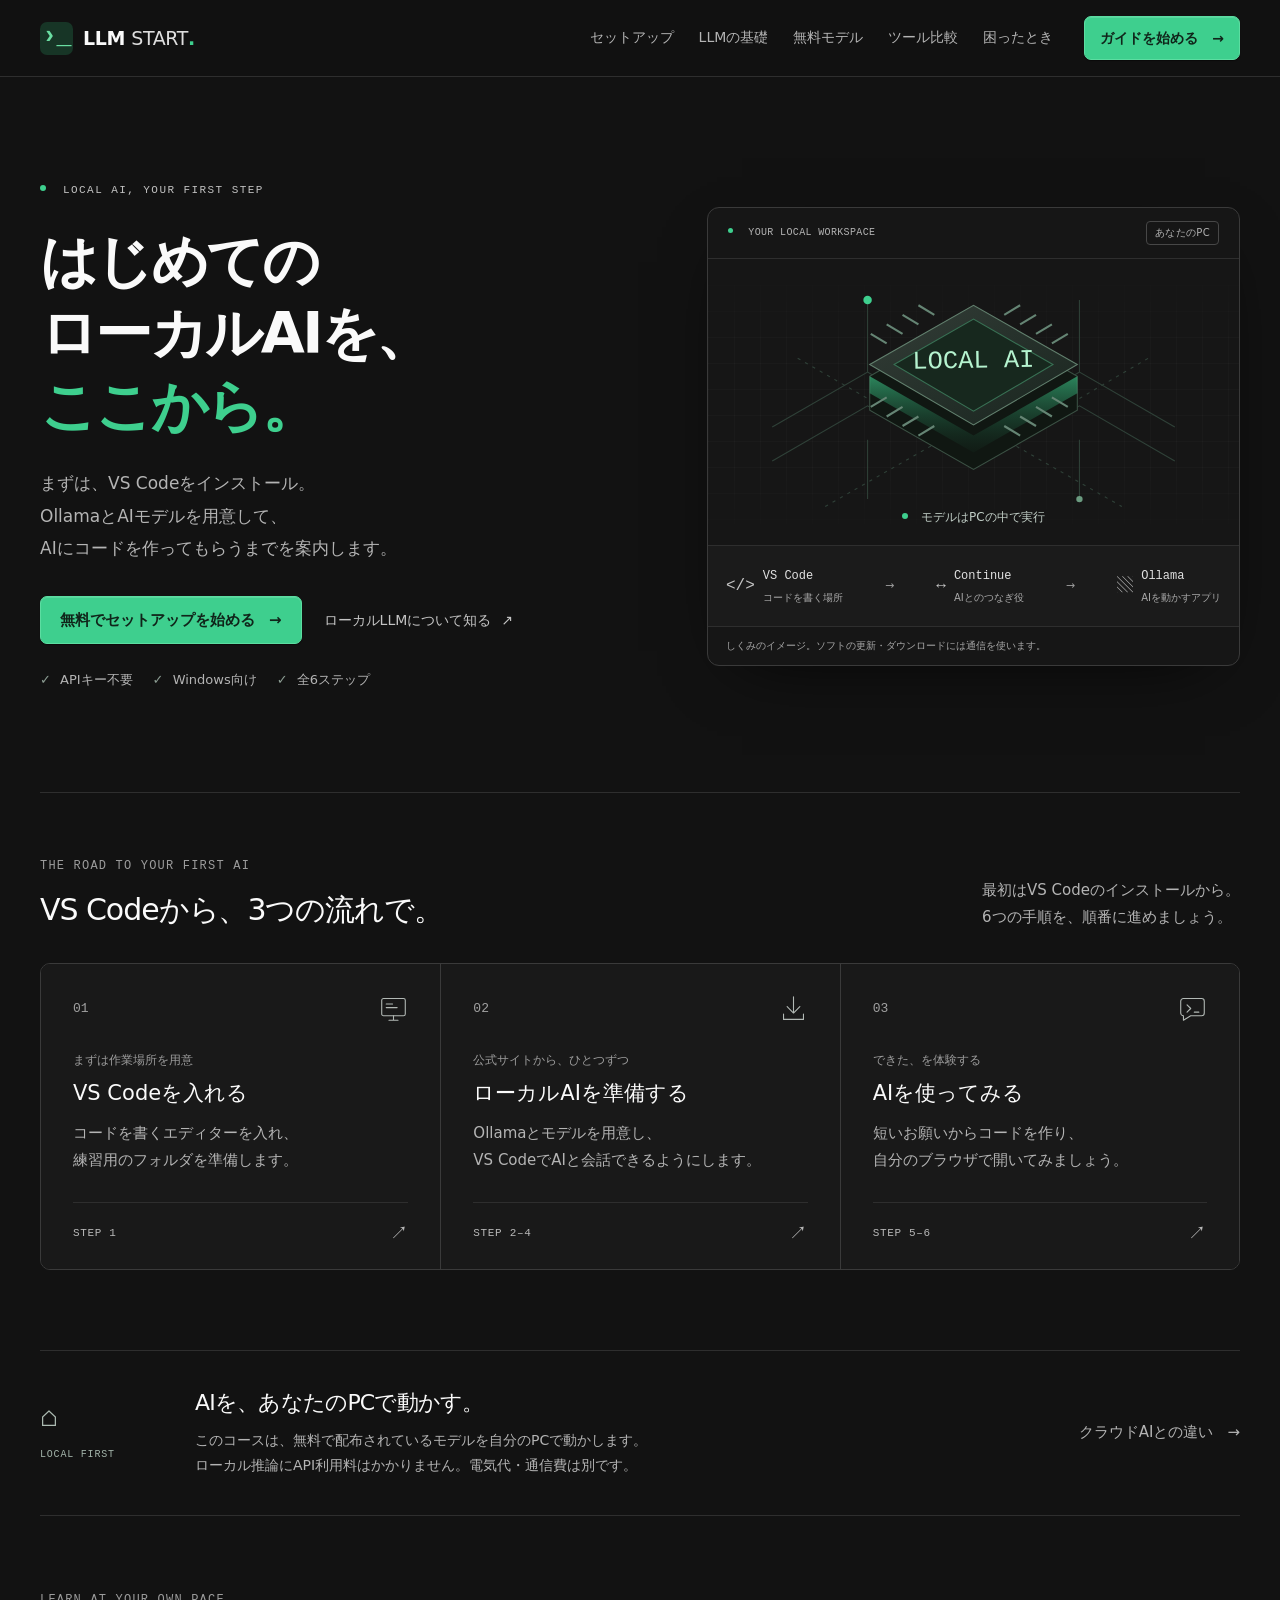
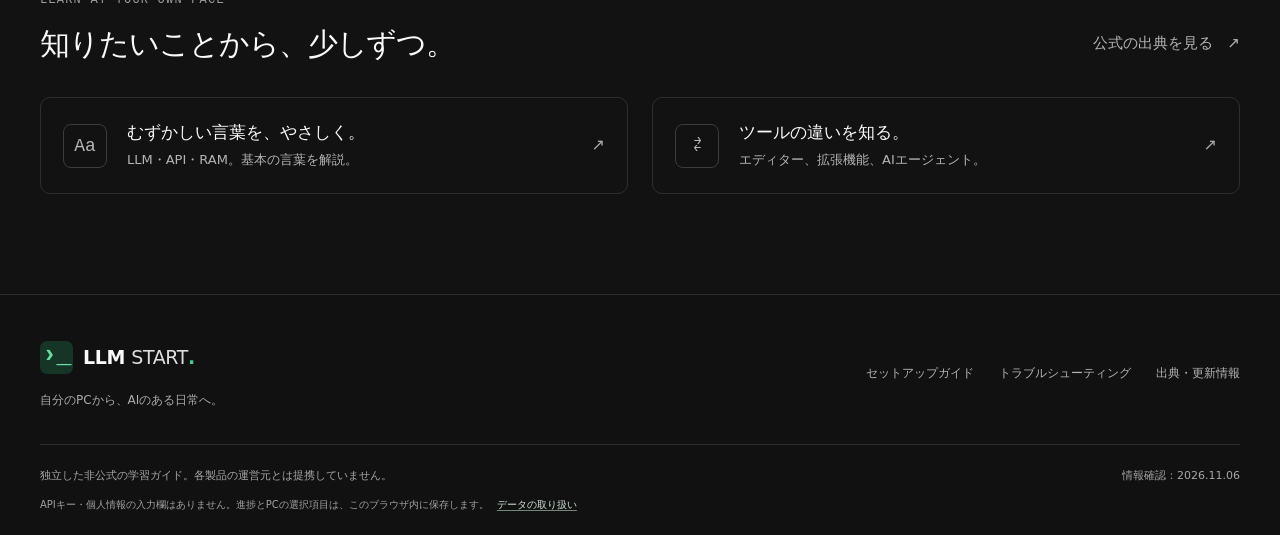
<file: index.html>
<!doctype html>
<html lang="ja">
<head>
  <meta charset="utf-8">
  <meta name="viewport" content="width=device-width, initial-scale=1">
  <meta name="description" content="まずはVS Codeをインストール。OllamaとAIモデルを準備して、AIでコードを作るまでを6ステップで案内するWindows向けガイド。">
  <meta name="theme-color" content="#121212">
  <meta http-equiv="Content-Security-Policy" content="default-src 'self'; script-src 'self'; style-src 'self'; img-src 'self' data:; connect-src 'none'; font-src 'self'; object-src 'none'; base-uri 'none'; form-action 'none'">
  <meta name="referrer" content="strict-origin-when-cross-origin">
  <link rel="icon" href="assets/favicon.svg" type="image/svg+xml">
  <link rel="stylesheet" href="assets/style.css?v=4">
  <title>はじめてのローカルAIを、ここから。 — LLM START</title>
  <script src="assets/catalog.js" defer></script>
  <script src="assets/core.js?v=4" defer></script>
  <script src="assets/app.js?v=20261106-copy2" defer></script>
</head>
<body data-page="index">
  <a class="skip-link" href="#main">本文へスキップ</a>
  <header class="site-header">
    <div class="header-inner wrap">
      <a class="brand" href="index.html" aria-label="LLM START ホーム"><span class="brand-symbol" aria-hidden="true">›_</span><span>LLM <b>START</b><span class="brand-period">.</span></span></a>
      <button class="menu-toggle" type="button" aria-expanded="false" aria-controls="main-menu" hidden><span>メニュー</span><span class="menu-lines" aria-hidden="true"></span></button>
      <nav class="main-menu" id="main-menu" aria-label="メインナビゲーション">
        <a href="guide.html" data-nav="guide">セットアップ</a>
        <a href="learn.html" data-nav="learn">LLMの基礎</a>
        <a href="models.html" data-nav="models">無料モデル</a>
        <a href="compare.html" data-nav="compare">ツール比較</a>
        <a href="faq.html" data-nav="faq">困ったとき</a>
        <a class="button button-small button-primary nav-cta" href="guide.html#step-3" data-start>ガイドを始める <span aria-hidden="true">→</span></a>
      </nav>
    </div>
  </header>
  <div class="storage-notice wrap" role="status" id="storage-notice" hidden>このブラウザでは進捗を保存できません。この画面内でチェックは使えますが、閉じると失われます。</div>
  <main id="main">
  <section class="hero wrap" aria-labelledby="hero-title">
    <div class="hero-copy">
      <p class="eyebrow"><span class="status-dot" aria-hidden="true"></span> LOCAL AI, YOUR FIRST STEP</p>
      <h1 id="hero-title">はじめての<br>ローカルAIを、<br><span>ここから。</span></h1>
      <p class="hero-description">まずは、VS Codeをインストール。<br>OllamaとAIモデルを用意して、<br class="desktop-break">AIにコードを作ってもらうまでを案内します。</p>
      <div class="hero-actions"><a class="button button-primary" href="guide.html#step-3">無料でセットアップを始める <span aria-hidden="true">→</span></a><a class="hero-secondary" href="learn.html">ローカルLLMについて知る <span aria-hidden="true">↗</span></a></div>
      <ul class="hero-notes" aria-label="基本コースの特徴"><li><span aria-hidden="true">✓</span> APIキー不要</li><li><span aria-hidden="true">✓</span> Windows向け</li><li><span aria-hidden="true">✓</span> 全6ステップ</li></ul>
    </div>
    <figure class="local-scene">
      <div class="scene-top"><span><span class="status-dot" aria-hidden="true"></span> YOUR LOCAL WORKSPACE</span><span class="scene-device">あなたのPC</span></div>
      <div class="scene-canvas">
        <div class="scene-grid" aria-hidden="true"></div>
        <svg class="scene-chip" viewBox="0 0 420 270" role="img" aria-label="AIモデルを自分のPCの中で実行する仕組みのイメージ">
          <defs><linearGradient id="chip-top" x1="0" y1="0" x2="1" y2="1"><stop stop-color="#333d37"/><stop offset="1" stop-color="#19251f"/></linearGradient><linearGradient id="chip-edge" x1="0" y1="0" x2="0" y2="1"><stop stop-color="#3ecf8e" stop-opacity=".6"/><stop offset="1" stop-color="#194832" stop-opacity=".1"/></linearGradient></defs>
          <g fill="none" stroke="#2f4138" stroke-width="1"><path d="m20 170 90-52 100 58 100-58 90 52M20 202l90-52 100 58 100-58 90 52M110 50v68M310 50v68M110 182v56M310 182v56"/><path d="m44 105 66 38m200 0 65-38M70 245l140-80 140 80" stroke-dasharray="3 5"/></g>
          <path d="m112 122 98-56 98 56v32l-98 56-98-56z" fill="#101712" stroke="#3b5144"/>
          <path d="m112 122 98 56 98-56v16l-98 56-98-56z" fill="url(#chip-edge)"/>
          <path d="m112 111 98-56 98 56-98 57z" fill="url(#chip-top)" stroke="#62806e"/>
          <path d="m135 111 75-43 75 43-75 44z" fill="#17281e" stroke="#387154"/>
          <g fill="none" stroke="#658574" stroke-width="2"><path d="m128 91-15-9m30 0-15-9m30 0-15-9m30 0-15-9m126 36 15-9m-30 0 15-9m-30 0 15-9m-30 0 15-9M128 142l-15 9m30 0-15 9m30 0-15 9m30 0-15 9m126-36 15 9m-30 0 15 9m-30 0 15 9m-30 0 15 9"/></g>
          <g fill="#b5f3cf" text-anchor="middle" font-family="Consolas, monospace"><text x="210" y="114" font-size="24" transform="rotate(-1 210 111)">LOCAL AI</text></g>
          <circle cx="110" cy="50" r="4" fill="#3ecf8e"/><circle cx="310" cy="238" r="3" fill="#6b9b80"/>
        </svg>
        <div class="scene-label"><span class="status-dot" aria-hidden="true"></span> モデルはPCの中で実行</div>
      </div>
      <div class="scene-flow" aria-label="接続する3つのツール"><div><span class="tool-symbol" aria-hidden="true">&lt;/&gt;</span><span>VS Code<small>コードを書く場所</small></span></div><span class="flow-arrow" aria-hidden="true">→</span><div><span class="tool-symbol" aria-hidden="true">↔</span><span>Continue<small>AIとのつなぎ役</small></span></div><span class="flow-arrow" aria-hidden="true">→</span><div><span class="tool-symbol" aria-hidden="true">▧</span><span>Ollama<small>AIを動かすアプリ</small></span></div></div>
      <figcaption>しくみのイメージ。ソフトの更新・ダウンロードには通信を使います。</figcaption>
    </figure>
  </section>
  <div class="wrap resume-banner" id="home-resume" hidden><div><span class="status-dot" aria-hidden="true"></span><strong>前回の続きから始められます。</strong><p><span data-progress-count>0</span> / 6 ステップ完了。進捗はこのブラウザに保存されています。</p></div><a class="button button-secondary" href="guide.html" data-resume>続きから再開 <span aria-hidden="true">→</span></a></div>
  <section class="path-section wrap" aria-labelledby="path-title">
    <div class="section-heading"><div><p class="eyebrow">THE ROAD TO YOUR FIRST AI</p><h2 id="path-title">VS Codeから、3つの流れで。</h2></div><p>最初はVS Codeのインストールから。<br>6つの手順を、順番に進めましょう。</p></div>
    <div class="path-grid">
      <a class="path-card" href="guide.html#step-3"><div class="path-card-top"><span class="path-number">01</span><svg viewBox="0 0 32 32" aria-hidden="true"><rect x="3" y="5" width="26" height="19" rx="2"/><path d="M11 29h10M16 24v5M8 11h7M8 15h12"/></svg></div><p class="card-kicker">まずは作業場所を用意</p><h3>VS Codeを入れる</h3><p>コードを書くエディターを入れ、<br>練習用のフォルダを準備します。</p><span class="card-link">STEP 1 <span aria-hidden="true">↗</span></span></a>
      <a class="path-card" href="guide.html#step-4"><div class="path-card-top"><span class="path-number">02</span><svg viewBox="0 0 32 32" aria-hidden="true"><path d="M16 3v18m-7-7 7 7 7-7M5 22v6h22v-6"/></svg></div><p class="card-kicker">公式サイトから、ひとつずつ</p><h3>ローカルAIを準備する</h3><p>Ollamaとモデルを用意し、<br>VS CodeでAIと会話できるようにします。</p><span class="card-link">STEP 2–4 <span aria-hidden="true">↗</span></span></a>
      <a class="path-card" href="guide.html#step-7"><div class="path-card-top"><span class="path-number">03</span><svg viewBox="0 0 32 32" aria-hidden="true"><path d="M6 5h20a3 3 0 0 1 3 3v13a3 3 0 0 1-3 3H14l-8 5v-5a3 3 0 0 1-3-3V8a3 3 0 0 1 3-3zM10 12l4 4-4 4m8 0h5"/></svg></div><p class="card-kicker">できた、を体験する</p><h3>AIを使ってみる</h3><p>短いお願いからコードを作り、<br>自分のブラウザで開いてみましょう。</p><span class="card-link">STEP 5–6 <span aria-hidden="true">↗</span></span></a>
    </div>
  </section>
  <section class="local-intro wrap" aria-labelledby="local-title"><div class="local-intro-label"><span class="outline-icon" aria-hidden="true">⌂</span><span>LOCAL FIRST</span></div><div><h2 id="local-title">AIを、あなたのPCで動かす。</h2><p>このコースは、無料で配布されているモデルを自分のPCで動かします。<br>ローカル推論にAPI利用料はかかりません。電気代・通信費は別です。</p></div><a class="text-link" href="learn.html#local-cloud">クラウドAIとの違い <span aria-hidden="true">→</span></a></section>
  <section class="resources-section wrap" aria-labelledby="resources-title"><div class="section-heading"><div><p class="eyebrow">LEARN AT YOUR OWN PACE</p><h2 id="resources-title">知りたいことから、少しずつ。</h2></div><a class="text-link" href="sources.html">公式の出典を見る <span aria-hidden="true">↗</span></a></div><div class="resource-grid"><a href="learn.html" class="resource-link"><span class="resource-icon" aria-hidden="true">Aa</span><div><h3>むずかしい言葉を、やさしく。</h3><p>LLM・API・RAM。基本の言葉を解説。</p></div><span aria-hidden="true">↗</span></a><a href="compare.html" class="resource-link"><span class="resource-icon" aria-hidden="true">⇄</span><div><h3>ツールの違いを知る。</h3><p>エディター、拡張機能、AIエージェント。</p></div><span aria-hidden="true">↗</span></a></div></section>
</main>

  <footer class="site-footer">
    <div class="wrap footer-main"><div><a class="brand" href="index.html"><span class="brand-symbol" aria-hidden="true">›_</span><span>LLM <b>START</b><span class="brand-period">.</span></span></a><p>自分のPCから、AIのある日常へ。</p></div><nav aria-label="フッターナビゲーション"><a href="guide.html#step-3">セットアップガイド</a><a href="faq.html">トラブルシューティング</a><a href="sources.html">出典・更新情報</a></nav></div>
    <div class="wrap footer-bottom"><p>独立した非公式の学習ガイド。各製品の運営元とは提携していません。</p><p>情報確認：<time datetime="2026-11-06">2026.11.06</time></p></div>
    <p class="wrap privacy-line">APIキー・個人情報の入力欄はありません。進捗とPCの選択項目は、このブラウザ内に保存します。<a href="sources.html#privacy">データの取り扱い</a></p>
  </footer>
  <div id="announcement" class="sr-only" role="status" aria-live="polite" aria-atomic="true"></div>
</body>
</html>
</file>
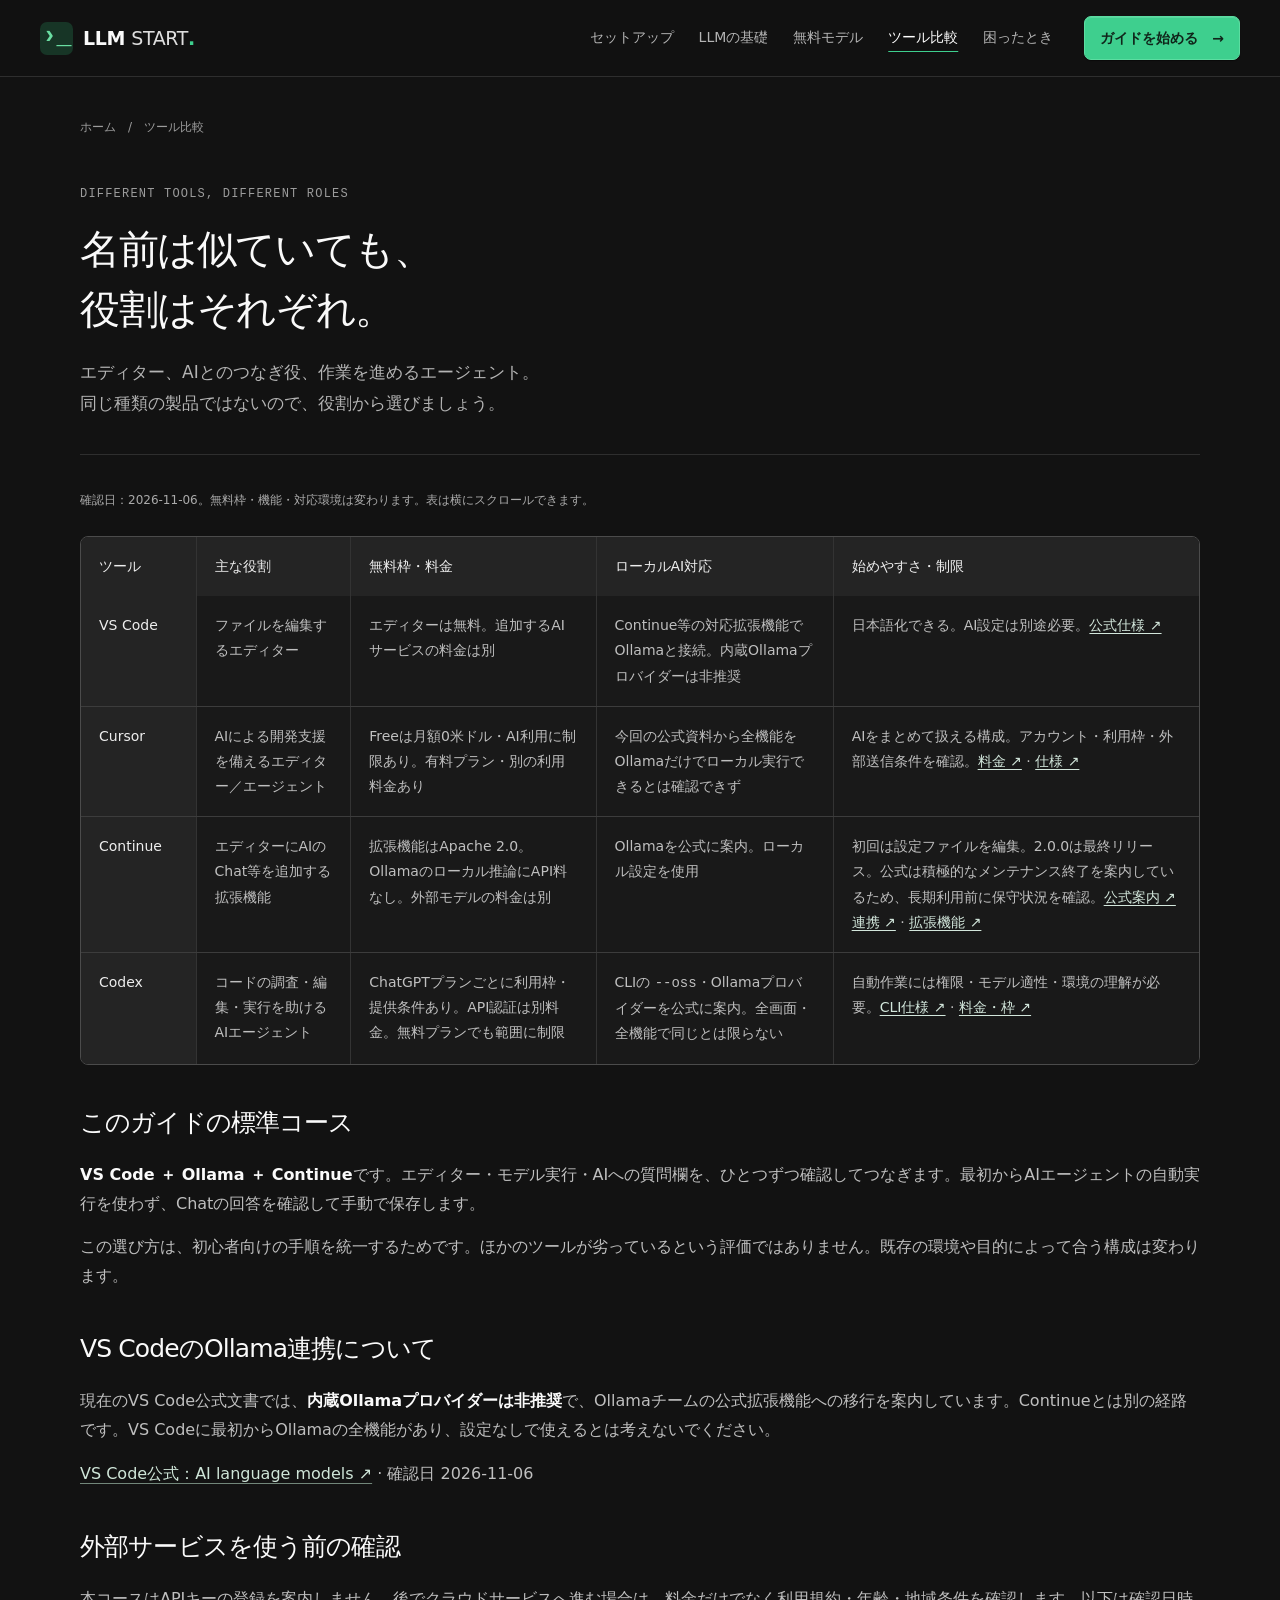
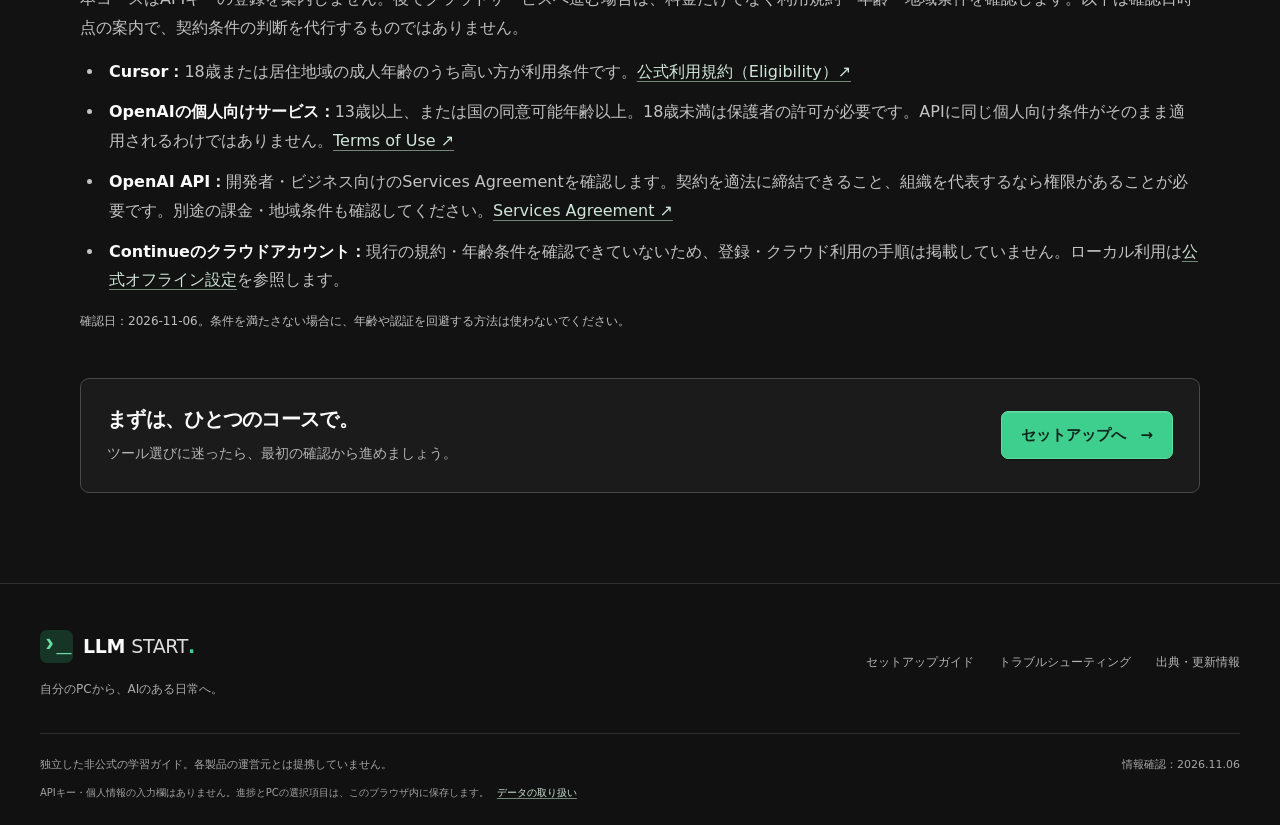
<file: compare.html>
<!doctype html>
<html lang="ja">
<head>
  <meta charset="utf-8">
  <meta name="viewport" content="width=device-width, initial-scale=1">
  <meta name="description" content="VS Code、Cursor、Continue、Codexの役割・料金の考え方・ローカル対応を比較。">
  <meta name="theme-color" content="#121212">
  <meta http-equiv="Content-Security-Policy" content="default-src 'self'; script-src 'self'; style-src 'self'; img-src 'self' data:; connect-src 'none'; font-src 'self'; object-src 'none'; base-uri 'none'; form-action 'none'">
  <meta name="referrer" content="strict-origin-when-cross-origin">
  <link rel="icon" href="assets/favicon.svg" type="image/svg+xml">
  <link rel="stylesheet" href="assets/style.css?v=4">
  <title>エディターとAIツールの比較 — LLM START</title>
  <script src="assets/catalog.js" defer></script>
  <script src="assets/core.js?v=4" defer></script>
  <script src="assets/app.js?v=20261106-copy2" defer></script>
</head>
<body data-page="compare">
  <a class="skip-link" href="#main">本文へスキップ</a>
  <header class="site-header">
    <div class="header-inner wrap">
      <a class="brand" href="index.html" aria-label="LLM START ホーム"><span class="brand-symbol" aria-hidden="true">›_</span><span>LLM <b>START</b><span class="brand-period">.</span></span></a>
      <button class="menu-toggle" type="button" aria-expanded="false" aria-controls="main-menu" hidden><span>メニュー</span><span class="menu-lines" aria-hidden="true"></span></button>
      <nav class="main-menu" id="main-menu" aria-label="メインナビゲーション">
        <a href="guide.html" data-nav="guide">セットアップ</a>
        <a href="learn.html" data-nav="learn">LLMの基礎</a>
        <a href="models.html" data-nav="models">無料モデル</a>
        <a href="compare.html" data-nav="compare" aria-current="page">ツール比較</a>
        <a href="faq.html" data-nav="faq">困ったとき</a>
        <a class="button button-small button-primary nav-cta" href="guide.html#step-3" data-start>ガイドを始める <span aria-hidden="true">→</span></a>
      </nav>
    </div>
  </header>
  <div class="storage-notice wrap" role="status" id="storage-notice" hidden>このブラウザでは進捗を保存できません。この画面内でチェックは使えますが、閉じると失われます。</div>
  <main id="main" class="page-shell page-shell-wide">
  <div class="breadcrumb"><a href="index.html">ホーム</a><span aria-hidden="true">/</span><span>ツール比較</span></div>
  <header class="page-intro"><p class="eyebrow">DIFFERENT TOOLS, DIFFERENT ROLES</p><h1>名前は似ていても、<br>役割はそれぞれ。</h1><p>エディター、AIとのつなぎ役、作業を進めるエージェント。<br>同じ種類の製品ではないので、役割から選びましょう。</p></header>
  <p class="table-caption">確認日：2026-11-06。無料枠・機能・対応環境は変わります。表は横にスクロールできます。</p>
  <div class="comparison-scroll" tabindex="0" role="region" aria-label="4つのツールの比較。横にスクロールできます"><table class="editor-table"><thead><tr><th scope="col">ツール</th><th scope="col">主な役割</th><th scope="col">無料枠・料金</th><th scope="col">ローカルAI対応</th><th scope="col">始めやすさ・制限</th></tr></thead><tbody><tr><th scope="row">VS Code</th><td>ファイルを編集するエディター</td><td>エディターは無料。追加するAIサービスの料金は別</td><td>Continue等の対応拡張機能でOllamaと接続。内蔵Ollamaプロバイダーは非推奨</td><td>日本語化できる。AI設定は別途必要。<a href="https://code.visualstudio.com/docs/agent-customization/language-models" target="_blank" rel="noopener noreferrer">公式仕様 ↗</a></td></tr><tr><th scope="row">Cursor</th><td>AIによる開発支援を備えるエディター／エージェント</td><td>Freeは月額0米ドル・AI利用に制限あり。有料プラン・別の利用料金あり</td><td>今回の公式資料から全機能をOllamaだけでローカル実行できるとは確認できず</td><td>AIをまとめて扱える構成。アカウント・利用枠・外部送信条件を確認。<a href="https://cursor.com/pricing" target="_blank" rel="noopener noreferrer">料金 ↗</a> · <a href="https://cursor.com/docs" target="_blank" rel="noopener noreferrer">仕様 ↗</a></td></tr><tr><th scope="row">Continue</th><td>エディターにAIのChat等を追加する拡張機能</td><td>拡張機能はApache 2.0。Ollamaのローカル推論にAPI料なし。外部モデルの料金は別</td><td>Ollamaを公式に案内。ローカル設定を使用</td><td>初回は設定ファイルを編集。2.0.0は最終リリース。公式は積極的なメンテナンス終了を案内しているため、長期利用前に保守状況を確認。<a href="https://github.com/continuedev/continue" target="_blank" rel="noopener noreferrer">公式案内 ↗</a> <a href="https://docs.continue.dev/guides/ollama-guide" target="_blank" rel="noopener noreferrer">連携 ↗</a> · <a href="https://marketplace.visualstudio.com/items?itemName=Continue.continue" target="_blank" rel="noopener noreferrer">拡張機能 ↗</a></td></tr><tr><th scope="row">Codex</th><td>コードの調査・編集・実行を助けるAIエージェント</td><td>ChatGPTプランごとに利用枠・提供条件あり。API認証は別料金。無料プランでも範囲に制限</td><td>CLIの <code>--oss</code>・Ollamaプロバイダーを公式に案内。全画面・全機能で同じとは限らない</td><td>自動作業には権限・モデル適性・環境の理解が必要。<a href="https://learn.chatgpt.com/docs/developer-commands?surface=cli" target="_blank" rel="noopener noreferrer">CLI仕様 ↗</a> · <a href="https://learn.chatgpt.com/docs/pricing" target="_blank" rel="noopener noreferrer">料金・枠 ↗</a></td></tr></tbody></table></div>
  <div class="article-body">
    <section><h2>このガイドの標準コース</h2><p><strong>VS Code ＋ Ollama ＋ Continue</strong>です。エディター・モデル実行・AIへの質問欄を、ひとつずつ確認してつなぎます。最初からAIエージェントの自動実行を使わず、Chatの回答を確認して手動で保存します。</p><p>この選び方は、初心者向けの手順を統一するためです。ほかのツールが劣っているという評価ではありません。既存の環境や目的によって合う構成は変わります。</p></section>
    <section><h2>VS CodeのOllama連携について</h2><p>現在のVS Code公式文書では、<strong>内蔵Ollamaプロバイダーは非推奨</strong>で、Ollamaチームの公式拡張機能への移行を案内しています。Continueとは別の経路です。VS Codeに最初からOllamaの全機能があり、設定なしで使えるとは考えないでください。</p><p><a href="https://code.visualstudio.com/docs/agent-customization/language-models" target="_blank" rel="noopener noreferrer">VS Code公式：AI language models ↗</a> · 確認日 2026-11-06</p></section>
    <section id="terms"><h2>外部サービスを使う前の確認</h2><p>本コースはAPIキーの登録を案内しません。後でクラウドサービスへ進む場合は、料金だけでなく利用規約・年齢・地域条件を確認します。以下は確認日時点の案内で、契約条件の判断を代行するものではありません。</p><ul><li><strong>Cursor：</strong>18歳または居住地域の成人年齢のうち高い方が利用条件です。<a href="https://cursor.com/terms-of-service" target="_blank" rel="noopener noreferrer">公式利用規約（Eligibility）↗</a></li><li><strong>OpenAIの個人向けサービス：</strong>13歳以上、または国の同意可能年齢以上。18歳未満は保護者の許可が必要です。APIに同じ個人向け条件がそのまま適用されるわけではありません。<a href="https://openai.com/policies/terms-of-use/" target="_blank" rel="noopener noreferrer">Terms of Use ↗</a></li><li><strong>OpenAI API：</strong>開発者・ビジネス向けのServices Agreementを確認します。契約を適法に締結できること、組織を代表するなら権限があることが必要です。別途の課金・地域条件も確認してください。<a href="https://openai.com/policies/services-agreement/" target="_blank" rel="noopener noreferrer">Services Agreement ↗</a></li><li><strong>Continueのクラウドアカウント：</strong>現行の規約・年齢条件を確認できていないため、登録・クラウド利用の手順は掲載していません。ローカル利用は<a href="https://docs.continue.dev/guides/running-continue-without-internet" target="_blank" rel="noopener noreferrer">公式オフライン設定</a>を参照します。</li></ul><p class="source-note">確認日：2026-11-06。条件を満たさない場合に、年齢や認証を回避する方法は使わないでください。</p></section>
  </div>
  <div class="reading-cta"><div><h2>まずは、ひとつのコースで。</h2><p>ツール選びに迷ったら、最初の確認から進めましょう。</p></div><a class="button button-primary" href="guide.html#step-3">セットアップへ <span aria-hidden="true">→</span></a></div>
</main>

  <footer class="site-footer">
    <div class="wrap footer-main"><div><a class="brand" href="index.html"><span class="brand-symbol" aria-hidden="true">›_</span><span>LLM <b>START</b><span class="brand-period">.</span></span></a><p>自分のPCから、AIのある日常へ。</p></div><nav aria-label="フッターナビゲーション"><a href="guide.html#step-3">セットアップガイド</a><a href="faq.html">トラブルシューティング</a><a href="sources.html">出典・更新情報</a></nav></div>
    <div class="wrap footer-bottom"><p>独立した非公式の学習ガイド。各製品の運営元とは提携していません。</p><p>情報確認：<time datetime="2026-11-06">2026.11.06</time></p></div>
    <p class="wrap privacy-line">APIキー・個人情報の入力欄はありません。進捗とPCの選択項目は、このブラウザ内に保存します。<a href="sources.html#privacy">データの取り扱い</a></p>
  </footer>
  <div id="announcement" class="sr-only" role="status" aria-live="polite" aria-atomic="true"></div>
</body>
</html>
</file>
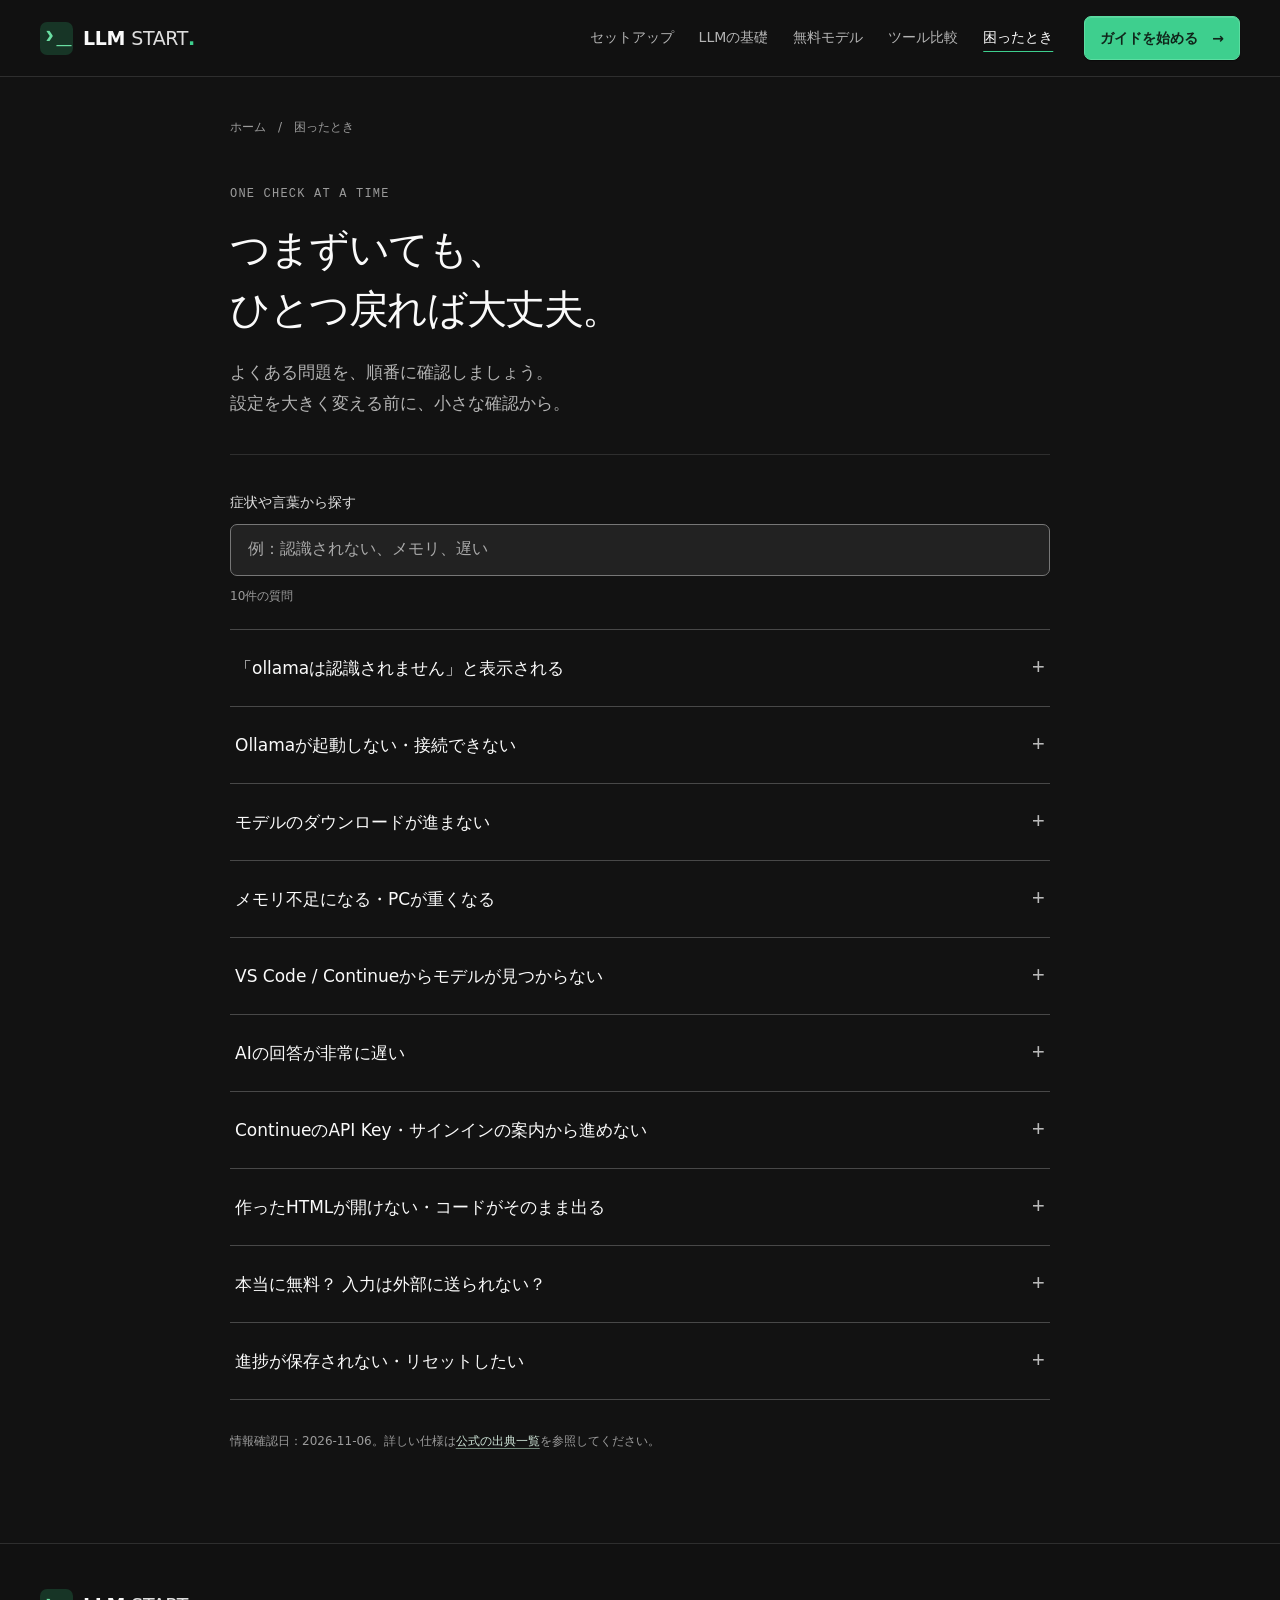
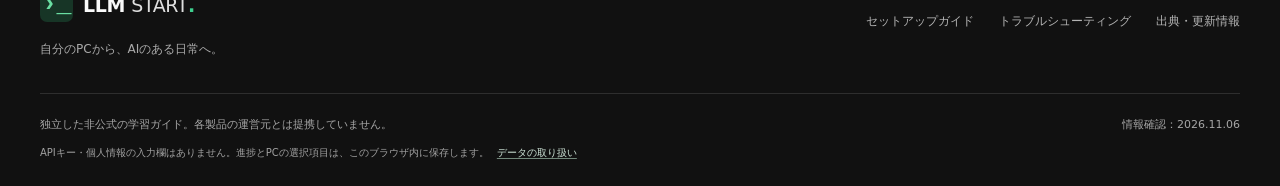
<file: faq.html>
<!doctype html>
<html lang="ja">
<head>
  <meta charset="utf-8">
  <meta name="viewport" content="width=device-width, initial-scale=1">
  <meta name="description" content="コマンドが認識されない、Ollamaが起動しない、モデルが見つからないときの確認方法。">
  <meta name="theme-color" content="#121212">
  <meta http-equiv="Content-Security-Policy" content="default-src 'self'; script-src 'self'; style-src 'self'; img-src 'self' data:; connect-src 'none'; font-src 'self'; object-src 'none'; base-uri 'none'; form-action 'none'">
  <meta name="referrer" content="strict-origin-when-cross-origin">
  <link rel="icon" href="assets/favicon.svg" type="image/svg+xml">
  <link rel="stylesheet" href="assets/style.css?v=4">
  <title>困ったとき — LLM START</title>
  <script src="assets/catalog.js" defer></script>
  <script src="assets/core.js?v=4" defer></script>
  <script src="assets/app.js?v=20261106-copy2" defer></script>
</head>
<body data-page="faq">
  <a class="skip-link" href="#main">本文へスキップ</a>
  <header class="site-header">
    <div class="header-inner wrap">
      <a class="brand" href="index.html" aria-label="LLM START ホーム"><span class="brand-symbol" aria-hidden="true">›_</span><span>LLM <b>START</b><span class="brand-period">.</span></span></a>
      <button class="menu-toggle" type="button" aria-expanded="false" aria-controls="main-menu" hidden><span>メニュー</span><span class="menu-lines" aria-hidden="true"></span></button>
      <nav class="main-menu" id="main-menu" aria-label="メインナビゲーション">
        <a href="guide.html" data-nav="guide">セットアップ</a>
        <a href="learn.html" data-nav="learn">LLMの基礎</a>
        <a href="models.html" data-nav="models">無料モデル</a>
        <a href="compare.html" data-nav="compare">ツール比較</a>
        <a href="faq.html" data-nav="faq" aria-current="page">困ったとき</a>
        <a class="button button-small button-primary nav-cta" href="guide.html#step-3" data-start>ガイドを始める <span aria-hidden="true">→</span></a>
      </nav>
    </div>
  </header>
  <div class="storage-notice wrap" role="status" id="storage-notice" hidden>このブラウザでは進捗を保存できません。この画面内でチェックは使えますが、閉じると失われます。</div>
  <main id="main" class="page-shell">
  <div class="breadcrumb"><a href="index.html">ホーム</a><span aria-hidden="true">/</span><span>困ったとき</span></div>
  <header class="page-intro"><p class="eyebrow">ONE CHECK AT A TIME</p><h1>つまずいても、<br>ひとつ戻れば大丈夫。</h1><p>よくある問題を、順番に確認しましょう。<br>設定を大きく変える前に、小さな確認から。</p></header>
  <div class="faq-search" hidden><label for="faq-search">症状や言葉から探す</label><input type="search" id="faq-search" placeholder="例：認識されない、メモリ、遅い" aria-controls="faq-list"><p id="faq-count" role="status">10件の質問</p></div>
  <div class="faq-list" id="faq-list">
    <details class="faq-item" id="command-not-found"><summary>「ollamaは認識されません」と表示される</summary><div class="faq-answer"><ol><li>STEP 2の公式コマンドで、インストールが完了したか確認します。</li><li>PowerShellとVS Codeをすべて閉じ、開き直します。アプリの場所を読み直すためです。</li><li>スタートメニューからOllamaを起動し、次を試します。</li></ol><div class="code-box"><div class="code-head"><span>入力先：PowerShell · バージョンを確認</span><button type="button" data-copy="faq-version" hidden>コピー</button></div><pre tabindex="0" aria-label="コード。横にスクロールできます"><code id="faq-version">ollama --version</code></pre></div><p>改善しなければ<a href="https://docs.ollama.com/windows" target="_blank" rel="noopener noreferrer">公式Windows手順</a>でインストール先を確認します。出所不明の修復スクリプトは実行しません。</p><a class="text-link" href="guide.html#step-4">STEP 2へ戻る →</a></div></details>
    <details class="faq-item" id="ollama-start"><summary>Ollamaが起動しない・接続できない</summary><div class="faq-answer"><p>スタートメニューからOllamaを開きます。アプリの画面を閉じてもバックグラウンドで動く場合があります。次で応答を確認します。</p><div class="code-box"><div class="code-head"><span>入力先：PowerShell · ローカル接続を確認</span><button type="button" data-copy="faq-health" hidden>コピー</button></div><pre tabindex="0" aria-label="コード。横にスクロールできます"><code id="faq-health">(Invoke-WebRequest -Uri 'http://127.0.0.1:11434' -UseBasicParsing).Content</code></pre></div><p>「Ollama is running」なら起動しています。接続先は <code>http://127.0.0.1:11434</code> のままにします。ファイアウォールをすべて無効にしたり、外部へ公開したりしません。</p><p>起動直後に終了する場合は、GPUの公式対応・ドライバーと <code>%LOCALAPPDATA%\Ollama\server.log</code> を確認します。<a href="https://docs.ollama.com/troubleshooting" target="_blank" rel="noopener noreferrer">公式トラブルシューティング ↗</a></p><a class="text-link" href="guide.html#step-4">STEP 2へ戻る →</a></div></details>
    <details class="faq-item" id="download"><summary>モデルのダウンロードが進まない</summary><div class="faq-answer"><p>回線接続と保存先の空き容量を確認します。数値が更新されていれば待ちます。長く変わらずエラーが出る場合は <kbd>Ctrl</kbd> + <kbd>C</kbd> で止め、同じコマンドを再実行します。</p><div class="code-box"><div class="code-head"><span>入力先：PowerShell · 選択モデルの取得を再試行</span><button type="button" data-copy="faq-pull" hidden>コピー</button></div><pre tabindex="0" aria-label="コード。横にスクロールできます"><code id="faq-pull" data-model-command="pull">ollama pull qwen2.5-coder:1.5b</code></pre></div><p>学校・会社の回線では、管理者がダウンロードを制限していることがあります。制限を回避せず、管理者に確認します。VPNやプロキシを使っている場合は<a href="https://docs.ollama.com/faq" target="_blank" rel="noopener noreferrer">公式FAQ</a>を確認してください。</p><a class="text-link" href="guide.html#step-5">STEP 3へ戻る →</a></div></details>
    <details class="faq-item" id="memory"><summary>メモリ不足になる・PCが重くなる</summary><div class="faq-answer"><ol><li>使っていないアプリ・ブラウザタブを閉じます。</li><li>タスクマネージャーでRAMの使用状況を見ます。</li><li>無料モデルのページで1.5Bなど小さなモデルを選び直し、取得・Continueの設定を更新します。</li><li>会話を新しくし、長いコードや大量のファイルを渡さないようにします。</li></ol><p>RAMが8 GB未満の場合は標準コースの対象外です。0.5Bも動作保証はありません。PCが不安定になる場合は、作業を中断してください。</p><a class="text-link" href="models.html#model-selector">モデルを選び直す →</a></div></details>
    <details class="faq-item" id="model-not-found"><summary>VS Code / Continueからモデルが見つからない</summary><div class="faq-answer"><p>まず、PCにモデルが保存されているか確認します。</p><div class="code-box"><div class="code-head"><span>入力先：PowerShell · 保存モデルの一覧</span><button type="button" data-copy="faq-list-models" hidden>コピー</button></div><pre tabindex="0" aria-label="コード。横にスクロールできます"><code id="faq-list-models">ollama ls</code></pre></div><p>一覧のNAMEと、Continueの <code>config.yaml</code> にある <code>model:</code> を<strong>コロン以降まで完全に一致</strong>させます。例：<code data-model-tag>qwen2.5-coder:1.5b</code>。Ollamaを起動し、ContinueのMain Config（旧版ではLocal Config）とLocal Coderを選びます。設定を保存しても反映されなければ、設定選択欄の「Reload」を押します。モードはChatにします。</p><p>YAMLエラーなら、タブや空白のずれ、同じ設定の二重貼り付けがないか確認します。設定例はPowerShellに実行するものではありません。</p><a class="text-link" href="guide.html#step-6">接続設定を見直す →</a></div></details>
    <details class="faq-item" id="slow"><summary>AIの回答が非常に遅い</summary><div class="faq-answer"><p>最初の回答ではモデルの読み込みに時間がかかります。長文を避け、短い質問で確認します。回答中に次を実行すると、CPU/GPUの使用状況を確認できます。</p><div class="code-box"><div class="code-head"><span>入力先：PowerShell · 実行状況を確認</span><button type="button" data-copy="faq-ps" hidden>コピー</button></div><pre tabindex="0" aria-label="コード。横にスクロールできます"><code id="faq-ps">ollama ps</code></pre></div><p>CPUでの処理は遅くなる場合があります。GPUがあっても、対応やドライバー次第です。<a href="https://docs.ollama.com/gpu" target="_blank" rel="noopener noreferrer">公式GPU対応</a>を確認し、まず小型モデルと短い会話で試します。一定の速度は保証できません。</p></div></details>
    <details class="faq-item" id="continue-signin"><summary>ContinueのAPI Key・サインインの案内から進めない</summary><div class="faq-answer"><p>Continue 2.0.0で確認した初回のAPI Key画面では、キーを入力せず、Continue上部の歯車→「Configs」→「Main Config」の歯車からローカル設定を開けます。<a href="guide.html#step-6">STEP 4の設定手順</a>を確認してください。旧版ではLocal Configという名前の場合があります。</p><p>本サイトでは現在のクラウドアカウントの規約・年齢条件を確認できていないため、アカウント作成は案内していません。認証を回避するプログラムや他人のアカウントは使わないでください。</p><p>エディター連携をいったん待ち、取得済みのモデルとPowerShellで会話を試すこともできます。起動後は入力欄に質問を書き、終了するときは <code>/bye</code> を入力します。</p><div class="code-box"><div class="code-head"><span>入力先：PowerShell · 対話を開始（導入済みモデル）</span><button type="button" data-copy="faq-run" hidden>コピー</button></div><pre tabindex="0" aria-label="コード。横にスクロールできます"><code id="faq-run" data-model-command="run">ollama run qwen2.5-coder:1.5b</code></pre></div><div class="code-box"><div class="code-head"><span>入力先：Ollamaの対話画面 · 会話を終了</span><button type="button" data-copy="faq-bye" hidden>コピー</button></div><pre tabindex="0" aria-label="コード。横にスクロールできます"><code id="faq-bye">/bye</code></pre></div></div></details>
    <details class="faq-item" id="html-file"><summary>作ったHTMLが開けない・コードがそのまま出る</summary><div class="faq-answer"><p>ファイル名が <code>index.html</code> か確認します。<code>index.html.txt</code> なら拡張子を直します。AIの回答からコピーするときは、説明文やコードを囲む <code>```html</code> を除き、HTML本体だけを保存します。</p><p>VS Codeで保存し、エクスプローラーからEdge / Chromeで開きます。内容を変えたときはブラウザも更新してください。<a href="examples/profile.html" target="_blank" rel="noopener noreferrer">短い完成例</a>と比べられます。</p><a class="text-link" href="guide.html#step-7">保存と実行の手順へ →</a></div></details>
    <details class="faq-item" id="cost-privacy"><summary>本当に無料？ 入力は外部に送られない？</summary><div class="faq-answer"><p>本コースのOllamaローカルモデルの推論にはAPI利用料がありません。電気代・通信費・機器の費用は別です。有料クラウドサービスへ切り替えた場合は、その料金条件が適用されます。</p><p>この設定での推論先はPC内です。Ollamaのクラウド停止、ContinueとVS Codeのテレメトリーも確認してください。モデル取得・ソフト更新・認証などの通信までなくなるわけではありません。</p><p>LLM STARTのコードは、選択項目やAPIキーをサーバーに送信しません。<a href="sources.html#privacy">サイトのデータ方針</a>と<a href="guide.html#step-8">安全設定</a>を確認できます。</p></div></details>
    <details class="faq-item" id="progress"><summary>進捗が保存されない・リセットしたい</summary><div class="faq-answer"><p>進捗はこの端末・このブラウザのlocalStorageに保存します。別のブラウザやURLには引き継がれません。プライベートブラウズ、サイトデータの削除、ブラウザの制限で失われることがあります。</p><p>保存が使えない場合は画面上に案内します。ファイルを直接開くと保存の挙動がブラウザにより異なるため、安定した確認にはREADMEのローカルサーバー手順を使ってください。</p><p>消したい場合はガイドの「進捗をリセット」を開き、「チェックをリセットする」を押します。モデル設定は残ります。</p><a class="text-link" href="guide.html">ガイドへ戻る →</a></div></details>
  </div>
  <p class="faq-empty" id="faq-empty" hidden>見つかりませんでした。言葉を短くするか、検索欄を空にして一覧を確認してください。</p>
  <p class="source-note">情報確認日：2026-11-06。詳しい仕様は<a href="sources.html">公式の出典一覧</a>を参照してください。</p>
</main>

  <footer class="site-footer">
    <div class="wrap footer-main"><div><a class="brand" href="index.html"><span class="brand-symbol" aria-hidden="true">›_</span><span>LLM <b>START</b><span class="brand-period">.</span></span></a><p>自分のPCから、AIのある日常へ。</p></div><nav aria-label="フッターナビゲーション"><a href="guide.html#step-3">セットアップガイド</a><a href="faq.html">トラブルシューティング</a><a href="sources.html">出典・更新情報</a></nav></div>
    <div class="wrap footer-bottom"><p>独立した非公式の学習ガイド。各製品の運営元とは提携していません。</p><p>情報確認：<time datetime="2026-11-06">2026.11.06</time></p></div>
    <p class="wrap privacy-line">APIキー・個人情報の入力欄はありません。進捗とPCの選択項目は、このブラウザ内に保存します。<a href="sources.html#privacy">データの取り扱い</a></p>
  </footer>
  <div id="announcement" class="sr-only" role="status" aria-live="polite" aria-atomic="true"></div>
</body>
</html>
</file>
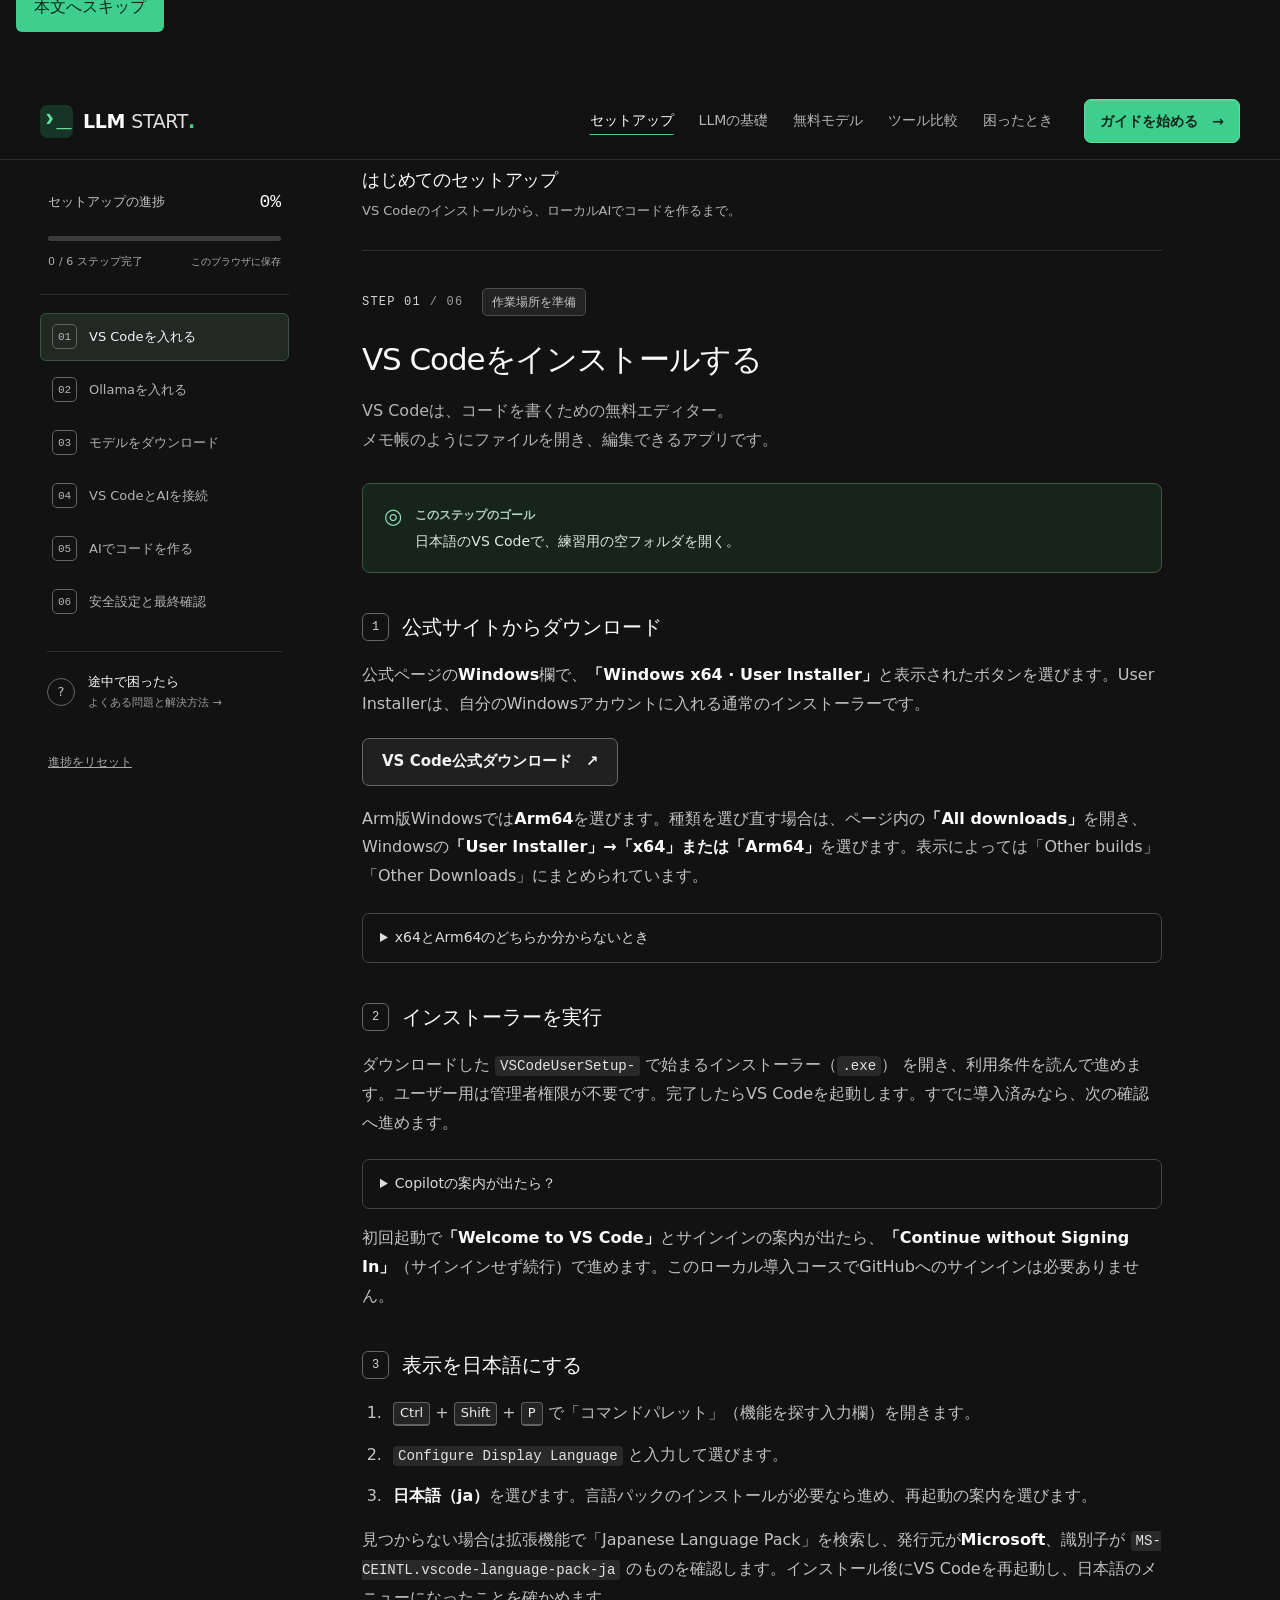
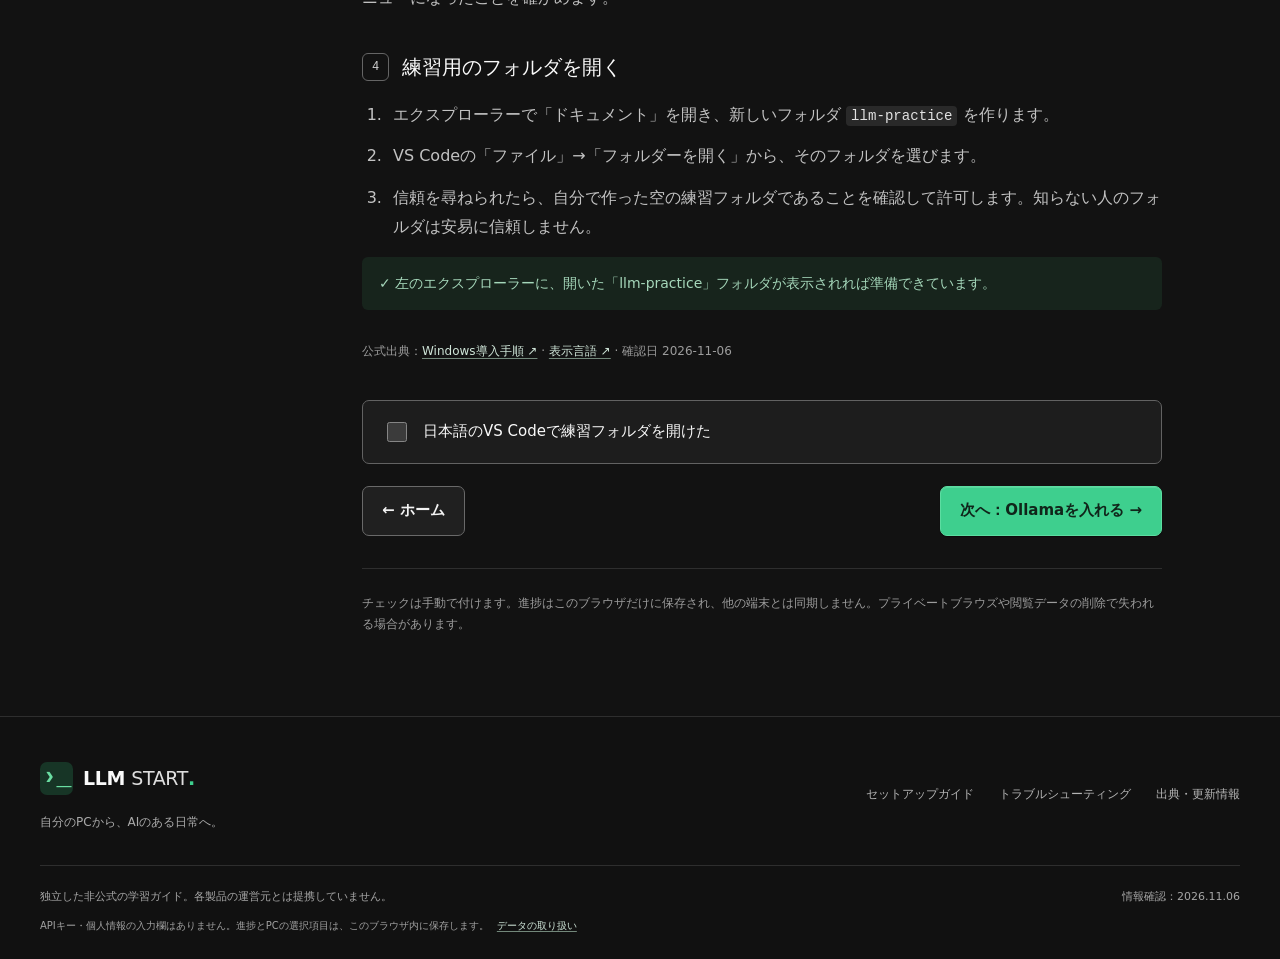
<file: guide.html>
<!doctype html>
<html lang="ja">
<head>
  <meta charset="utf-8">
  <meta name="viewport" content="width=device-width, initial-scale=1">
  <meta name="description" content="WindowsでVS Code・Ollama・Continueを導入する6ステップ。VS Codeのインストールから保存・実行・安全確認まで。">
  <meta name="theme-color" content="#121212">
  <meta http-equiv="Content-Security-Policy" content="default-src 'self'; script-src 'self'; style-src 'self'; img-src 'self' data:; connect-src 'none'; font-src 'self'; object-src 'none'; base-uri 'none'; form-action 'none'">
  <meta name="referrer" content="strict-origin-when-cross-origin">
  <link rel="icon" href="assets/favicon.svg" type="image/svg+xml">
  <link rel="stylesheet" href="assets/style.css?v=4">
  <title>セットアップガイド — LLM START</title>
  <script src="assets/catalog.js" defer></script>
  <script src="assets/core.js?v=4" defer></script>
  <script src="assets/app.js?v=20261106-copy2" defer></script>
</head>
<body data-page="guide">
  <a class="skip-link" href="#main">本文へスキップ</a>
  <header class="site-header">
    <div class="header-inner wrap">
      <a class="brand" href="index.html" aria-label="LLM START ホーム"><span class="brand-symbol" aria-hidden="true">›_</span><span>LLM <b>START</b><span class="brand-period">.</span></span></a>
      <button class="menu-toggle" type="button" aria-expanded="false" aria-controls="main-menu" hidden><span>メニュー</span><span class="menu-lines" aria-hidden="true"></span></button>
      <nav class="main-menu" id="main-menu" aria-label="メインナビゲーション">
        <a href="guide.html" data-nav="guide" aria-current="page">セットアップ</a>
        <a href="learn.html" data-nav="learn">LLMの基礎</a>
        <a href="models.html" data-nav="models">無料モデル</a>
        <a href="compare.html" data-nav="compare">ツール比較</a>
        <a href="faq.html" data-nav="faq">困ったとき</a>
        <a class="button button-small button-primary nav-cta" href="guide.html#step-3" data-start>ガイドを始める <span aria-hidden="true">→</span></a>
      </nav>
    </div>
  </header>
  <div class="storage-notice wrap" role="status" id="storage-notice" hidden>このブラウザでは進捗を保存できません。この画面内でチェックは使えますが、閉じると失われます。</div>
  <main id="main" class="wrap guide-layout">
  <aside class="guide-sidebar" aria-label="手順と進捗">
      <div class="sidebar-progress"><div><span>セットアップの進捗</span><strong data-progress-percent>0%</strong></div><progress max="6" value="0" aria-label="6ステップの完了数" data-progress></progress><p><span data-progress-count>0</span> / 6 ステップ完了 <span class="save-indicator" data-save-label>このブラウザに保存</span></p></div>
      <details class="step-menu" open><summary>手順を選ぶ <span aria-hidden="true">⌄</span></summary><nav aria-label="セットアップの手順"><ol><li><a href="#step-3" data-step-link="3"><span class="step-index" aria-hidden="true">01</span><span>VS Codeを入れる</span><span class="step-state sr-only"></span></a></li><li><a href="#step-4" data-step-link="4"><span class="step-index" aria-hidden="true">02</span><span>Ollamaを入れる</span><span class="step-state sr-only"></span></a></li><li><a href="#step-5" data-step-link="5"><span class="step-index" aria-hidden="true">03</span><span>モデルをダウンロード</span><span class="step-state sr-only"></span></a></li><li><a href="#step-6" data-step-link="6"><span class="step-index" aria-hidden="true">04</span><span>VS CodeとAIを接続</span><span class="step-state sr-only"></span></a></li><li><a href="#step-7" data-step-link="7"><span class="step-index" aria-hidden="true">05</span><span>AIでコードを作る</span><span class="step-state sr-only"></span></a></li><li><a href="#step-8" data-step-link="8"><span class="step-index" aria-hidden="true">06</span><span>安全設定と最終確認</span><span class="step-state sr-only"></span></a></li></ol></nav></details>
      <a class="sidebar-help" href="faq.html"><span aria-hidden="true">?</span><span>途中で困ったら<small>よくある問題と解決方法 →</small></span></a>
      <details class="reset-panel"><summary>進捗をリセット</summary><p>6つの完了チェックを消します。モデルの選択は残ります。</p><button type="button" class="button button-secondary" id="reset-progress">チェックをリセットする</button></details>
    </aside>
  <div class="guide-main">
    <div class="breadcrumb"><a href="index.html">ホーム</a><span aria-hidden="true">/</span><span>セットアップガイド</span></div>
    <div class="guide-page-heading"><h1>はじめてのセットアップ</h1><p>VS Codeのインストールから、ローカルAIでコードを作るまで。</p></div>
    <noscript><div class="notice">JavaScriptが無効です。手順はすべて読めますが、進捗保存・モデル提案・コピーボタンは使えません。コマンドは文字を選択してコピーしてください。</div></noscript>
    <article class="guide-step" id="step-3" data-step="3" aria-labelledby="title-step-3">
      <header class="step-header"><p class="eyebrow">STEP 01 <span>/ 06</span> <span class="tag">作業場所を準備</span></p><h2 id="title-step-3" tabindex="-1">VS Codeをインストールする</h2><p>VS Codeは、コードを書くための無料エディター。<br>メモ帳のようにファイルを開き、編集できるアプリです。</p></header>
      <div class="goal-box"><span aria-hidden="true">◎</span><div><strong>このステップのゴール</strong><p>日本語のVS Codeで、練習用の空フォルダを開く。</p></div></div>
      <section class="instruction"><h3><span class="instruction-number">1</span>公式サイトからダウンロード</h3><p>公式ページの<strong>Windows</strong>欄で、<strong>「Windows x64 · User Installer」</strong>と表示されたボタンを選びます。User Installerは、自分のWindowsアカウントに入れる通常のインストーラーです。</p><a class="button button-secondary" href="https://code.visualstudio.com/download" target="_blank" rel="noopener noreferrer">VS Code公式ダウンロード <span aria-hidden="true">↗</span></a><p>Arm版Windowsでは<strong>Arm64</strong>を選びます。種類を選び直す場合は、ページ内の<strong>「All downloads」</strong>を開き、Windowsの<strong>「User Installer」→「x64」または「Arm64」</strong>を選びます。表示によっては「Other builds」「Other Downloads」にまとめられています。</p><details class="detail-box"><summary>x64とArm64のどちらか分からないとき</summary><p>Windowsの「設定」→「システム」→「バージョン情報」→「システムの種類」を見ます。x64ベースならx64、ARMベースならArm64です。VS Code for the WebやCLIではなく、デスクトップ版のUser Installerを選びます。</p></details></section>
      <section class="instruction"><h3><span class="instruction-number">2</span>インストーラーを実行</h3><p>ダウンロードした <code>VSCodeUserSetup-</code> で始まるインストーラー（<code>.exe</code>） を開き、利用条件を読んで進めます。ユーザー用は管理者権限が不要です。完了したらVS Codeを起動します。すでに導入済みなら、次の確認へ進めます。</p><details class="detail-box"><summary>Copilotの案内が出たら？</summary><p>このコースでCopilotの契約は不要です。インストール時に「Don't add the copilot command」が出たら選んで構いません。Continueは後で別に追加します。</p></details><p>初回起動で<strong>「Welcome to VS Code」</strong>とサインインの案内が出たら、<strong>「Continue without Signing In」</strong>（サインインせず続行）で進めます。このローカル導入コースでGitHubへのサインインは必要ありません。</p></section>
      <section class="instruction"><h3><span class="instruction-number">3</span>表示を日本語にする</h3><ol class="plain-steps"><li><kbd>Ctrl</kbd> + <kbd>Shift</kbd> + <kbd>P</kbd> で「コマンドパレット」（機能を探す入力欄）を開きます。</li><li><code>Configure Display Language</code> と入力して選びます。</li><li><strong>日本語（ja）</strong>を選びます。言語パックのインストールが必要なら進め、再起動の案内を選びます。</li></ol><p>見つからない場合は拡張機能で「Japanese Language Pack」を検索し、発行元が<strong>Microsoft</strong>、識別子が <code>MS-CEINTL.vscode-language-pack-ja</code> のものを確認します。インストール後にVS Codeを再起動し、日本語のメニューになったことを確かめます。</p></section>
      <section class="instruction"><h3><span class="instruction-number">4</span>練習用のフォルダを開く</h3><ol class="plain-steps"><li>エクスプローラーで「ドキュメント」を開き、新しいフォルダ <code>llm-practice</code> を作ります。</li><li>VS Codeの「ファイル」→「フォルダーを開く」から、そのフォルダを選びます。</li><li>信頼を尋ねられたら、自分で作った空の練習フォルダであることを確認して許可します。知らない人のフォルダは安易に信頼しません。</li></ol><p class="success-note">✓ 左のエクスプローラーに、開いた「llm-practice」フォルダが表示されれば準備できています。</p></section>
      <p class="source-note">公式出典：<a href="https://code.visualstudio.com/docs/setup/windows" target="_blank" rel="noopener noreferrer">Windows導入手順 ↗</a> · <a href="https://code.visualstudio.com/docs/configure/locales" target="_blank" rel="noopener noreferrer">表示言語 ↗</a> · 確認日 2026-11-06</p>
      <div class="step-completion"><label><input type="checkbox" data-complete="3" disabled><span>日本語のVS Codeで練習フォルダを開けた</span></label></div>
      <nav class="step-navigation" aria-label="ステップ1の前後"><a href="index.html" class="button button-secondary">← ホーム</a><a href="#step-4" class="button button-primary">次へ：Ollamaを入れる →</a></nav>
    </article>
    <article class="guide-step" id="step-4" data-step="4" aria-labelledby="title-step-4">
      <header class="step-header"><p class="eyebrow">STEP 02 <span>/ 06</span> <span class="tag">AIのエンジンを準備</span></p><h2 id="title-step-4" tabindex="-1">Ollamaをインストールする</h2><p>Ollama（オラマ）は、モデルをPCに保存して動かすアプリ。<br>VS Codeとは別にインストールします。</p></header>
      <div class="goal-box"><span aria-hidden="true">◎</span><div><strong>このステップのゴール</strong><p>Ollamaのバージョン番号と、起動していることを確認する。</p></div></div>
      <section class="instruction"><h3><span class="instruction-number">1</span>PowerShellを開く</h3><p>Windowsのスタートメニューで<strong>「PowerShell」</strong>と検索し、通常の方法で開きます。PowerShellは、文字でPCに指示を出すアプリです。管理者として開く必要はありません。</p><p><code>PS C:\…&gt;</code> のような表示の後ろが、コマンドを入力する場所です。この表示自体は入力しません。</p></section>
      <section class="instruction"><h3><span class="instruction-number">2</span>公式コマンドでインストールする</h3><p>Ollamaの公式ページを開き、<strong>Windows</strong>タブの<strong>「Install」</strong>に表示されたコマンドを確認します。確認時点のコマンドは次のとおりです。</p><a class="button button-secondary" href="https://ollama.com/download/windows" target="_blank" rel="noopener noreferrer">Ollama公式ページでコマンドを確認 <span aria-hidden="true">↗</span></a><div class="code-box"><div class="code-head"><span>入力先：Windows PowerShell · Ollamaをインストール</span><button type="button" data-copy="cmd-install" hidden>コピー</button></div><pre tabindex="0" aria-label="コード。横にスクロールできます"><code id="cmd-install">irm https://ollama.com/install.ps1 | iex</code></pre></div><p><code>irm</code> は公式のインストールスクリプトを取得し、<code>iex</code> は取得した内容を実行します。公式ページの表示と、取得先の <code>ollama.com</code> を確認してから実行してください。</p><ol class="plain-steps"><li>上の<strong>「コピー」</strong>、または公式ページのコマンド欄右側のコピーアイコンを押します。</li><li>PowerShellの入力欄をクリックし、<kbd>Ctrl</kbd> + <kbd>V</kbd> で貼り付け、<kbd>Enter</kbd> を押します。</li><li>ダウンロードとインストールが終わるまで待ちます。<code>Install complete.</code> を含むメッセージが表示され、入力待ちに戻ったら次へ進みます。</li><li>Windowsのスタートメニューから<strong>Ollama</strong>を開きます。起動後はバックグラウンドで動作します。</li></ol><p>このコースではローカルモデルを使います。クラウドモデルの選択、APIキーの発行、支払い登録は必要ありません。</p></section>
      <section class="instruction"><h3><span class="instruction-number">3</span>バージョンと起動を確認</h3><p>PowerShellを一度閉じ、もう一度開きます。新しく追加されたOllamaの場所を読み込み直すためです。</p><p>次のコマンドをPowerShellに貼り付け、<kbd>Enter</kbd> を押します。これはバージョンを表示するだけです。</p><div class="code-box"><div class="code-head"><span>入力先：Windows PowerShell</span><button type="button" data-copy="cmd-version" hidden>コピー</button></div><pre tabindex="0" aria-label="コード。横にスクロールできます"><code id="cmd-version">ollama --version</code></pre></div><p class="success-note">✓ 「ollama version …」のように番号が表示されれば、コマンドを使えています。</p><p>次はローカルのアプリが応答するか確認します。外部サイトには接続しないコマンドです。</p><div class="code-box"><div class="code-head"><span>入力先：Windows PowerShell · 起動を確認</span><button type="button" data-copy="cmd-health" hidden>コピー</button></div><pre tabindex="0" aria-label="コード。横にスクロールできます"><code id="cmd-health">(Invoke-WebRequest -Uri 'http://127.0.0.1:11434' -UseBasicParsing).Content</code></pre></div><p class="success-note">✓ 「Ollama is running」と表示されれば成功です。</p><p>接続エラーならスタートメニューからOllamaを起動し、もう一度確認します。<a href="faq.html#ollama-start">起動しない場合の対処</a>も参照できます。</p></section>
      <p class="source-note">公式出典：<a href="https://ollama.com/download/windows" target="_blank" rel="noopener noreferrer">Windows版ダウンロード画面 ↗</a> · <a href="https://docs.ollama.com/windows" target="_blank" rel="noopener noreferrer">Ollama Windows ↗</a> · 画面・手順の確認日 2026-11-06</p>
      <div class="step-completion"><label><input type="checkbox" data-complete="4" disabled><span>バージョンと「Ollama is running」を確認した</span></label></div>
      <nav class="step-navigation" aria-label="ステップ2の前後"><a href="#step-3" class="button button-secondary">← 前へ</a><a href="#step-5" class="button button-primary">次へ：モデルを取得する →</a></nav>
    </article>
    <article class="guide-step" id="step-5" data-step="5" aria-labelledby="title-step-5">
      <header class="step-header"><p class="eyebrow">STEP 03 <span>/ 06</span> <span class="tag">モデルを準備</span></p><h2 id="title-step-5" tabindex="-1">AIモデルをダウンロードする</h2><p>まずは軽量な1.5BモデルをPCに保存します。無料モデルのページで変更済みの場合は、その選択を使います。<br>初回はインターネット接続と、十分な空き容量が必要です。</p></header>
      <div class="goal-box"><span aria-hidden="true">◎</span><div><strong>このステップのゴール</strong><p>モデル一覧に <code data-model-tag>qwen2.5-coder:1.5b</code> が表示される。</p></div></div>
      <section class="instruction"><h3><span class="instruction-number">1</span>VS Codeでターミナルを開く</h3><p>VS Codeの上部メニュー<strong>「ターミナル」→「新しいターミナル」</strong>を選びます。ターミナルは、文字のコマンドを入力するための画面です。下部のパネルに<strong>PowerShell</strong>と表示されているか確認します。</p><p>別の名前なら、ターミナル右上の「＋」の横のメニューからPowerShellを選びます。STEP 2で使ったWindows PowerShellでも同じ操作ができます。</p><div class="terminal-example"><div><span>ターミナル</span><span>PowerShell</span></div><p><span>PS C:\…\llm-practice&gt;</span> <b class="terminal-cursor" aria-hidden="true"></b></p><small>「&gt;」の後が入力場所。先頭の「PS C:\…&gt;」はコピーしません。</small></div></section>
      <section class="instruction"><h3><span class="instruction-number">2</span>モデルを取得する</h3><p>「コピー」を押し、ターミナル内をクリックして <kbd>Ctrl</kbd> + <kbd>V</kbd>、続けて <kbd>Enter</kbd>。<code>pull</code> は「モデルをダウンロードする」操作です。</p><div class="code-box"><div class="code-head"><span>入力先：VS CodeのPowerShell</span><button type="button" data-copy="cmd-pull" hidden>コピー</button></div><pre tabindex="0" aria-label="コード。横にスクロールできます"><code id="cmd-pull" data-model-command="pull">ollama pull qwen2.5-coder:1.5b</code></pre></div><p>公式モデルページには、取得して会話を始める <code>run</code> の例も載っています。この手順では、次のContinue連携に備えて<strong>ダウンロードだけを行う <code>pull</code></strong> を使います。</p><p>現在の選択：<strong data-model-tag>qwen2.5-coder:1.5b</strong> · 配布ファイル <strong data-model-size>986 MB</strong>。<a href="models.html#model-selector">必要な場合だけモデルを変更する</a></p><p>進捗の数値が変わっていれば待ちます。「success」と表示され、入力待ちに戻れば完了です。時間は回線とモデル容量によって変わります。</p></section>
      <section class="instruction"><h3><span class="instruction-number">3</span>保存されたモデルを確認</h3><p><code>ls</code> は、PCに保存済みのモデル一覧を表示します。公式CLIリファレンスもこの表記です。</p><div class="code-box"><div class="code-head"><span>入力先：VS CodeのPowerShell</span><button type="button" data-copy="cmd-list" hidden>コピー</button></div><pre tabindex="0" aria-label="コード。横にスクロールできます"><code id="cmd-list">ollama ls</code></pre></div><p class="success-note">✓ NAME欄に <code data-model-tag>qwen2.5-coder:1.5b</code> があれば準備完了です。</p></section>
      <details class="detail-box"><summary>よくあるエラーと対処</summary><ul><li>「認識されません」：PowerShellとVS Codeを開き直します。<a href="faq.html#command-not-found">詳しい対処</a></li><li>接続できない：スタートメニューからOllamaを起動します。</li><li>ダウンロード停止：空き容量・回線を確認し、同じpullコマンドを再実行します。<a href="faq.html#download">詳しい対処</a></li></ul></details>
      <p class="source-note">公式出典：<a href="https://docs.ollama.com/cli" target="_blank" rel="noopener noreferrer">Ollama CLI ↗</a> · <a href="https://ollama.com/library/qwen2.5-coder" target="_blank" rel="noopener noreferrer">モデルのタグ・容量 ↗</a> · 確認日 2026-11-06</p>
      <div class="step-completion"><label><input type="checkbox" data-complete="5" disabled><span>ollama lsに選んだモデルが表示された</span></label></div>
      <nav class="step-navigation" aria-label="ステップ3の前後"><a href="#step-4" class="button button-secondary">← 前へ</a><a href="#step-6" class="button button-primary">次へ：VS Codeとつなぐ →</a></nav>
    </article>
    <article class="guide-step" id="step-6" data-step="6" aria-labelledby="title-step-6">
      <header class="step-header"><p class="eyebrow">STEP 04 <span>/ 06</span> <span class="tag">AIとの接続</span></p><h2 id="title-step-6" tabindex="-1">VS CodeとAIを接続する</h2><p>Continue（コンティニュー）という拡張機能を使い、<br>VS Codeの中でローカルAIに質問できるようにします。</p></header>
      <div class="notice"><strong>Continueの保守状況について</strong><p>公式READMEでは、2.0.0を最終リリースとし、このリポジトリの積極的なメンテナンス終了を案内しています。本ガイドのローカル接続は実機で確認していますが、長期利用前に保守状況を確認してください。<a href="https://github.com/continuedev/continue" target="_blank" rel="noopener noreferrer">公式案内 ↗</a> · 確認日 2026-11-06</p></div>
      <div class="goal-box"><span aria-hidden="true">◎</span><div><strong>このステップのゴール</strong><p>ContinueのChatで、Local Coderから返事が届く。</p></div></div>
      <section class="instruction"><h3><span class="instruction-number">1</span>公式のContinue拡張機能を入れる</h3><p>VS Codeで <kbd>Ctrl</kbd> + <kbd>Shift</kbd> + <kbd>X</kbd> を押し、拡張機能を開きます。検索欄に <code>@id:Continue.continue</code> と入力し、発行元が<strong>Continue</strong>の拡張機能を選んで<strong>「Install」（インストール）</strong>を押します。</p><a class="button button-secondary" href="https://marketplace.visualstudio.com/items?itemName=Continue.continue" target="_blank" rel="noopener noreferrer">Continue公式拡張機能 <span aria-hidden="true">↗</span></a><p>WebのMarketplaceから進む場合は、ページの<strong>「Install」</strong>を押してVS Codeを開き、VS Code側でもう一度<strong>「Install」</strong>を押します。インストール後、左端のContinueアイコンを開きます。</p><div class="notice"><strong>VS Code標準のChatと、Continueのチャット欄は別です。</strong><p>このコースでは、Continueのアイコンから開いた欄を使います。右側に表示されるCopilotのChatへは入力しません。</p></div><details class="detail-box"><summary>「API Key」やサインインの案内が出たら</summary><p>確認したContinue 2.0.0では、初回にAPI Keyの入力欄が表示されます。ここへキーを入れず、次の手順でローカルの <code>config.yaml</code> を開いて設定します。アカウントや有料クラウドモデルの追加は不要です。</p><p>表示が異なる版では、次の「ファイルを直接開く方法」も使えます。ローカル設定が使えない場合は、<a href="faq.html#continue-signin">PowerShellで会話を試す案内</a>と<a href="https://docs.continue.dev/troubleshooting" target="_blank" rel="noopener noreferrer">Continue公式のトラブルシューティング</a>を確認します。</p></details></section>
      <section class="instruction"><h3><span class="instruction-number">2</span>Main Configの設定ファイルを開く</h3><p>Continue 2.0.0で確認した操作です。設定名は<strong>Main Config</strong>で、旧版の公式資料では<strong>Local Config</strong>と表示されています。</p><ol class="plain-steps"><li>Continueのタイトル行にある歯車<strong>「Open Settings」</strong>を押します。</li><li>Continue内の設定画面で<strong>「Configs」</strong>を選びます。</li><li>一覧の<strong>「Main Config」</strong>右側の歯車を押します。<code>config.yaml</code> がVS Codeの編集画面に開きます。</li></ol><details class="detail-box"><summary>「Screen width too small」と表示されたら</summary><p>Continue欄とコードの編集欄の境界を右へドラッグし、Continueの横幅を広げます。設定画面が表示されたら「Configs」を選べます。</p></details><details class="detail-box"><summary>設定ファイルを直接開く方法・旧版の場合</summary><p>旧版では、チャット欄の上の設定選択欄を開き、「Local Config」の歯車から開けます。共通の保存先は <code>%USERPROFILE%\.continue\config.yaml</code> です。VS Codeの「ファイル」→「ファイルを開く」でこのパスを入力する方法も使えます。</p><p>ファイルがまだない場合は、エクスプローラーのアドレス欄に <code>%USERPROFILE%</code> と入力して開き、<code>.continue</code> フォルダと <code>config.yaml</code> を作ります。</p></details><p>エクスプローラーで作る場合は「表示」の中の「ファイル名拡張子」をオンにし、<code>config.yaml.txt</code> になっていないか確認します。VS Codeで新規保存するときは、ファイルの種類を「すべてのファイル」にして正確な名前を付けられます。</p><p>初回の練習用設定なら、次を貼り付けて <kbd>Ctrl</kbd> + <kbd>S</kbd> で保存します。既存の設定がある人は、コピーを残してから編集してください。空白の字下げをそのまま保ち、タブは使いません。</p><div class="code-box"><div class="code-head"><span>貼り付け先：config.yaml（PowerShellではありません）</span><button type="button" data-copy="cmd-config" hidden>コピー</button></div><pre tabindex="0" aria-label="コード。横にスクロールできます"><code id="cmd-config" data-model-config>name: My Local AI
version: 1.0.0
schema: v1
models:
  - name: Local Coder
    provider: ollama
    model: qwen2.5-coder:1.5b
    apiBase: http://127.0.0.1:11434
    roles:
      - chat
    defaultCompletionOptions:
      contextLength: 4096</code></pre></div><p><code>127.0.0.1</code> は「このPC自身」のこと。APIキーは不要です。まずChatだけを使い、会話の長さを4,096トークンに抑えて負荷を増やしすぎない設定にしています。</p></section>
      <section class="instruction"><h3><span class="instruction-number">3</span>Local CoderとChatを選んで接続を確認</h3><ol class="plain-steps"><li><code>config.yaml</code> を <kbd>Ctrl</kbd> + <kbd>S</kbd> で保存します。通常は設定が自動で読み直されます。反映されなければ、Continueの設定選択欄（Main Config）を開き、<strong>「Reload」</strong>（版によっては「Reload config」）を押します。</li><li>Continueの入力欄の下で、モデルを<strong>Local Coder</strong>にします。初期表示が<strong>Agent</strong>なら、そのモード選択を開いて<strong>Chat</strong>を選びます。設定ファイルの <code>roles: chat</code> だけでは、画面のモードがChatになるとは限りません。</li><li>Continueのチャット欄に「こんにちは。短く日本語で返事してください」と入力し、<kbd>Enter</kbd> または送信ボタンで送ります。</li></ol><p class="success-note">✓ 返事が出れば接続成功です。内容や速度はモデルとPCによって違います。</p><p>「モデルが見つからない」なら、<a href="faq.html#model-not-found">一覧と設定名の確認</a>へ。Ollamaが起動していることも確認してください。</p></section>
      <details class="detail-box"><summary>VS Code自体にもOllama連携はありますか？</summary><p>2026-11-06に確認したVS Codeの公式文書では、内蔵Ollamaプロバイダーは非推奨となり、Ollamaチームの公式拡張機能への移行が案内されています。本コースでは手順を統一するためContinueを使います。別の経路の対応条件を混ぜないようにしましょう。</p><p><a href="https://code.visualstudio.com/docs/agent-customization/language-models" target="_blank" rel="noopener noreferrer">VS Code公式：AI language models ↗</a></p></details>
      <p class="source-note">公式出典：<a href="https://docs.continue.dev/ide-extensions/install" target="_blank" rel="noopener noreferrer">拡張機能の導入 ↗</a> · <a href="https://docs.continue.dev/guides/understanding-configs" target="_blank" rel="noopener noreferrer">ローカル設定の保存先・読み直し ↗</a> · <a href="https://docs.continue.dev/customize/model-providers/top-level/ollama" target="_blank" rel="noopener noreferrer">Ollama設定 ↗</a> · <a href="https://docs.continue.dev/reference" target="_blank" rel="noopener noreferrer">YAML仕様 ↗</a><br>画面確認：2026-11-06、Windows / VS Code 1.142.0 / Continue 2.0.0（英語表示）。YAMLを読み込み、Local Coderの選択とChatへの切り替えを確認しました。</p>
      <div class="step-completion"><label><input type="checkbox" data-complete="6" disabled><span>Local Coderを選び、Chatで返事を確認できた</span></label></div>
      <nav class="step-navigation" aria-label="ステップ4の前後"><a href="#step-5" class="button button-secondary">← 前へ</a><a href="#step-7" class="button button-primary">次へ：コードを作る →</a></nav>
    </article>
    <article class="guide-step" id="step-7" data-step="7" aria-labelledby="title-step-7">
      <header class="step-header"><p class="eyebrow">STEP 05 <span>/ 06</span> <span class="tag">はじめの作品</span></p><h2 id="title-step-7" tabindex="-1">AIで自己紹介ページを作る</h2><p>短いお願いを送り、コードをファイルに保存します。<br>今回はHTMLだけ。追加のプログラミング環境はいりません。</p></header>
      <div class="goal-box"><span aria-hidden="true">◎</span><div><strong>このステップのゴール</strong><p>自分で保存したindex.htmlを、ブラウザで開く。</p></div></div>
      <section class="instruction"><h3><span class="instruction-number">1</span>ContinueのChatにお願いを書く</h3><p>入力先は<strong>Continueのチャット欄</strong>です。PowerShellには貼り付けません。入力欄の下が<strong>Local Coder</strong>・<strong>Chat</strong>になっていることを確かめ、次を貼り付けて送信ボタンを押します。</p><div class="code-box prompt-box"><div class="code-head"><span>入力先：ContinueのChat</span><button type="button" data-copy="cmd-prompt" hidden>コピー</button></div><pre tabindex="0" aria-label="コード。横にスクロールできます"><code id="cmd-prompt">HTMLで簡単な自己紹介ページを作ってください。
名前は「たろう」、趣味は「読書」としてください。
見出しと短い紹介文を入れてください。
外部通信・JavaScript・外部ライブラリを使わず、
index.htmlひとつで開ける完成したHTMLを出してください。</code></pre></div><p>本名や住所は使わず、練習用の名前にします。モデルによっては回答が不完全なことがあります。うまくいかなければ「もっと短いHTMLで、最初から最後まで書いて」と頼んでみましょう。</p></section>
      <section class="instruction"><h3><span class="instruction-number">2</span>生成コードを保存する</h3><ol class="plain-steps"><li>返信のコードを読み、不要な外部URLやスクリプトがないか見ます。分からなければ「このコードに外部通信やJavaScriptはありますか」と質問します。</li><li>VS Code左の練習フォルダで「新しいファイル」を選び、<strong>index.html</strong> と名前を付けます。</li><li>返信のコードブロックの<strong>コピーアイコン</strong>でコードをコピーし、作ったファイルに貼り付けます。アイコンが見つからない場合は <code>&lt;!doctype html&gt;</code> から <code>&lt;/html&gt;</code> までを選択します。前後の説明や <code>```html</code> の囲みは含めません。</li><li><kbd>Ctrl</kbd> + <kbd>S</kbd> で保存します。拡張子が <code>.html.txt</code> にならないよう確認します。</li></ol></section>
      <section class="instruction"><h3><span class="instruction-number">3</span>ブラウザで開いてみる</h3><p>VS Codeのファイルを右クリック→「エクスプローラーで表示」。エクスプローラーで <code>index.html</code> をダブルクリックし、EdgeやChromeで開きます。文字と見出しが見えれば成功です。</p><p>内容を直したら、VS Codeで保存し、ブラウザを <kbd>Ctrl</kbd> + <kbd>R</kbd> で更新します。<strong>この操作だけではインターネットに公開されません。</strong></p><div class="success-note">✓ 「たろう」や「読書」が画面に出れば、最初の作品ができました。</div><p>表示されない場合に比べられる、<a href="examples/profile.html" target="_blank" rel="noopener noreferrer">短い完成例</a>も用意しています。これは本サイトが用意した見本で、AIの出力例を保証するものではありません。</p></section>
      <div class="notice"><strong>提案は、実行する前に確認。</strong><p>今回は手動でコピーして保存します。Agentモードや「すべて許可」でファイル変更・コマンド実行を任せる必要はありません。仕事のフォルダや秘密情報を使わず練習しましょう。</p></div>
      <p class="source-note">公式出典：<a href="https://docs.continue.dev/ide-extensions/chat/quick-start" target="_blank" rel="noopener noreferrer">Continueの入力・送信・コードコピー ↗</a> · <a href="https://code.visualstudio.com/docs/editing/codebasics" target="_blank" rel="noopener noreferrer">VS Codeのファイル保存 ↗</a> · 確認日 2026-11-06</p>
      <div class="step-completion"><label><input type="checkbox" data-complete="7" disabled><span>HTMLを保存し、自分のブラウザで開けた</span></label></div>
      <nav class="step-navigation" aria-label="ステップ5の前後"><a href="#step-6" class="button button-secondary">← 前へ</a><a href="#step-8" class="button button-primary">次へ：安全設定と確認 →</a></nav>
    </article>
    <article class="guide-step" id="step-8" data-step="8" aria-labelledby="title-step-8">
      <header class="step-header"><p class="eyebrow">STEP 06 <span>/ 06</span> <span class="tag">最後のチェック</span></p><h2 id="title-step-8" tabindex="-1">安全設定と最終確認</h2><p>これからも安心して使えるように、<br>接続先・料金・情報の扱いを確かめます。</p></header>
      <div class="goal-box"><span aria-hidden="true">◎</span><div><strong>このステップのゴール</strong><p>ローカルモデルを選び、安全に使うための設定を確認する。</p></div></div>
      <section class="instruction"><h3><span class="instruction-number">1</span>Ollamaのクラウド機能を無効にする</h3><p>ローカル利用だけにするため、次をPowerShellで実行します。このコマンドは<strong>自分のWindowsアカウントの環境変数</strong>を設定します。ソフトの追加・削除はしません。</p><div class="code-box"><div class="code-head"><span>入力先：PowerShell · 実行前に内容を確認</span><button type="button" data-copy="cmd-no-cloud" hidden>コピー</button></div><pre tabindex="0" aria-label="コード。横にスクロールできます"><code id="cmd-no-cloud">[Environment]::SetEnvironmentVariable('OLLAMA_NO_CLOUD', '1', 'User')</code></pre></div><p>タスクトレイ（通知領域）のOllamaアイコンを右クリックし、<strong>「Quit Ollama」などの終了項目</strong>で完全終了します。ウィンドウを閉じるだけでは終了しない場合があります。その後、スタートメニューからOllamaを起動し直します。新しい環境変数が反映されない場合はWindowsにサインインし直します。</p><p>Ollamaのログ <code>%LOCALAPPDATA%\Ollama\server.log</code> を開き、再起動後の <code>Ollama cloud disabled: true</code> を確認します。これはクラウドモデルとWeb検索を無効にする設定です。</p><details class="detail-box"><summary>設定を元に戻したいとき</summary><p>Windowsの「ユーザー環境変数の編集」で <code>OLLAMA_NO_CLOUD</code> を削除し、Ollamaを完全終了・再起動します。クラウド利用には別の条件が適用されます。</p></details></section>
      <section class="instruction"><h3><span class="instruction-number">2</span>接続先と通信の設定を確認</h3><ul class="check-list"><li>Continueの設定が <code>provider: ollama</code>、接続先が <code>http://127.0.0.1:11434</code> で、選択したローカルモデルになっている。</li><li>Ollamaの接続先を外部に公開する変更をしていない。<code>0.0.0.0</code> へ変更しない。</li><li><strong>Continue 2.0.0では匿名テレメトリーが削除されています。</strong>旧ドキュメントに残る「Telemetry → Allow Anonymous Telemetry」の切り替え項目は、確認した2.0.0の画面にはありません。<a href="https://github.com/continuedev/continue#final-200-release" target="_blank" rel="noopener noreferrer">公式の最終リリース案内 ↗</a>を確認します。VS Codeや他の拡張機能の通信設定は別です。</li><li>VS Code自体の <code>telemetry.telemetryLevel</code> も、必要に応じて <code>off</code> にする。拡張機能には個別の通信設定がある。</li></ul><div class="notice"><strong>ローカル推論と、アプリ全体の通信は別です。</strong><p>この設定の推論はPC内で処理されます。一方、アプリの更新、拡張機能の認証、モデル取得などには通信が発生します。「PCから一切通信しない」とは保証していません。</p></div></section>
      <section class="instruction"><h3><span class="instruction-number">3</span>料金と秘密情報の扱いを確認</h3><ul class="check-list"><li>このコースでAPIキー・クレジットカードを登録していない。ローカルモデルの推論にはAPI従量料金がない。電気代・通信費・PC本体の費用は別。</li><li>モデル名に <code>:cloud</code> などクラウド向けの指定がない。無料のクラウド枠とローカル実行を混同しない。</li><li>自分や他人のAPIキー、パスワード、個人情報をチャットや公開ファイルに貼らない。他人から渡されたキーを使わない。</li><li>AIのコード変更や実行提案は内容を見て許可する。分からないコマンドは実行しない。</li></ul><details class="detail-box"><summary>将来APIキーを使うなら</summary><p>APIキーはサービスを使うための秘密の合鍵です。HTML・JavaScript・GitHubの公開リポジトリに入れません。公開してしまったらファイルを消すだけでなく、提供元でキーを失効させます。ブラウザに配るコードでは秘密を隠せないため、本サイトの静的構成にはAPI接続を追加しないでください。</p><p>外部サービスのアカウント・APIには利用規約、地域・年齢条件、請求条件があります。<a href="compare.html#terms">公式条件の確認先</a>を読み、今回のローカルコースとは別に検討します。</p></details></section>
      <section class="instruction"><h3><span class="instruction-number">4</span>最後にもう一度、動作を確かめる</h3><p>ContinueでLocal Coder・Chatを選び、短い質問を送ります。回答中に次のコマンドを実行すると、動いているモデルとCPU/GPUの使用状況を確認できます。</p><div class="code-box"><div class="code-head"><span>入力先：PowerShell · 実行中のモデルを表示</span><button type="button" data-copy="cmd-ps" hidden>コピー</button></div><pre tabindex="0" aria-label="コード。横にスクロールできます"><code id="cmd-ps">ollama ps</code></pre></div><p>選んだモデルが表示され、保存したHTMLも開ければ、基本の流れを確認できました。回答後しばらくたつとモデルがメモリから外れ、一覧が空になることがあります。</p></section>
      <p class="source-note">公式出典：<a href="https://docs.ollama.com/faq#how-do-i-disable-ollamas-cloud-features" target="_blank" rel="noopener noreferrer">Ollamaのクラウド停止 ↗</a> · <a href="https://docs.continue.dev/guides/running-continue-without-internet" target="_blank" rel="noopener noreferrer">Continueのオフライン方針 ↗</a> · <a href="https://github.com/continuedev/continue/blob/v2.0.0-vscode/extensions/vscode/package.json" target="_blank" rel="noopener noreferrer">Continue 2.0.0の設定定義 ↗</a> · <a href="https://code.visualstudio.com/docs/configure/telemetry" target="_blank" rel="noopener noreferrer">VS Codeのテレメトリー ↗</a> · 確認日 2026-11-06</p>
      <div class="step-completion"><label><input type="checkbox" data-complete="8" disabled><span>接続先・料金・安全設定と最終動作を確認した</span></label></div>
      <div class="all-done" id="all-done" hidden><span aria-hidden="true">✓</span><h3>はじめの一歩、できました。</h3><p>全6ステップが完了しました。次は紹介文の色や見出しを変えるなど、小さな変更から試してみましょう。</p></div>
      <nav class="step-navigation" aria-label="ステップ6の前後"><a href="#step-7" class="button button-secondary">← 前へ</a><a href="index.html" class="button button-primary">ホームへ →</a></nav>
    </article>
    <p class="guide-save-note">チェックは手動で付けます。進捗はこのブラウザだけに保存され、他の端末とは同期しません。プライベートブラウズや閲覧データの削除で失われる場合があります。</p>
  </div>
</main>

  <footer class="site-footer">
    <div class="wrap footer-main"><div><a class="brand" href="index.html"><span class="brand-symbol" aria-hidden="true">›_</span><span>LLM <b>START</b><span class="brand-period">.</span></span></a><p>自分のPCから、AIのある日常へ。</p></div><nav aria-label="フッターナビゲーション"><a href="guide.html#step-3">セットアップガイド</a><a href="faq.html">トラブルシューティング</a><a href="sources.html">出典・更新情報</a></nav></div>
    <div class="wrap footer-bottom"><p>独立した非公式の学習ガイド。各製品の運営元とは提携していません。</p><p>情報確認：<time datetime="2026-11-06">2026.11.06</time></p></div>
    <p class="wrap privacy-line">APIキー・個人情報の入力欄はありません。進捗とPCの選択項目は、このブラウザ内に保存します。<a href="sources.html#privacy">データの取り扱い</a></p>
  </footer>
  <div id="announcement" class="sr-only" role="status" aria-live="polite" aria-atomic="true"></div>
</body>
</html>
</file>
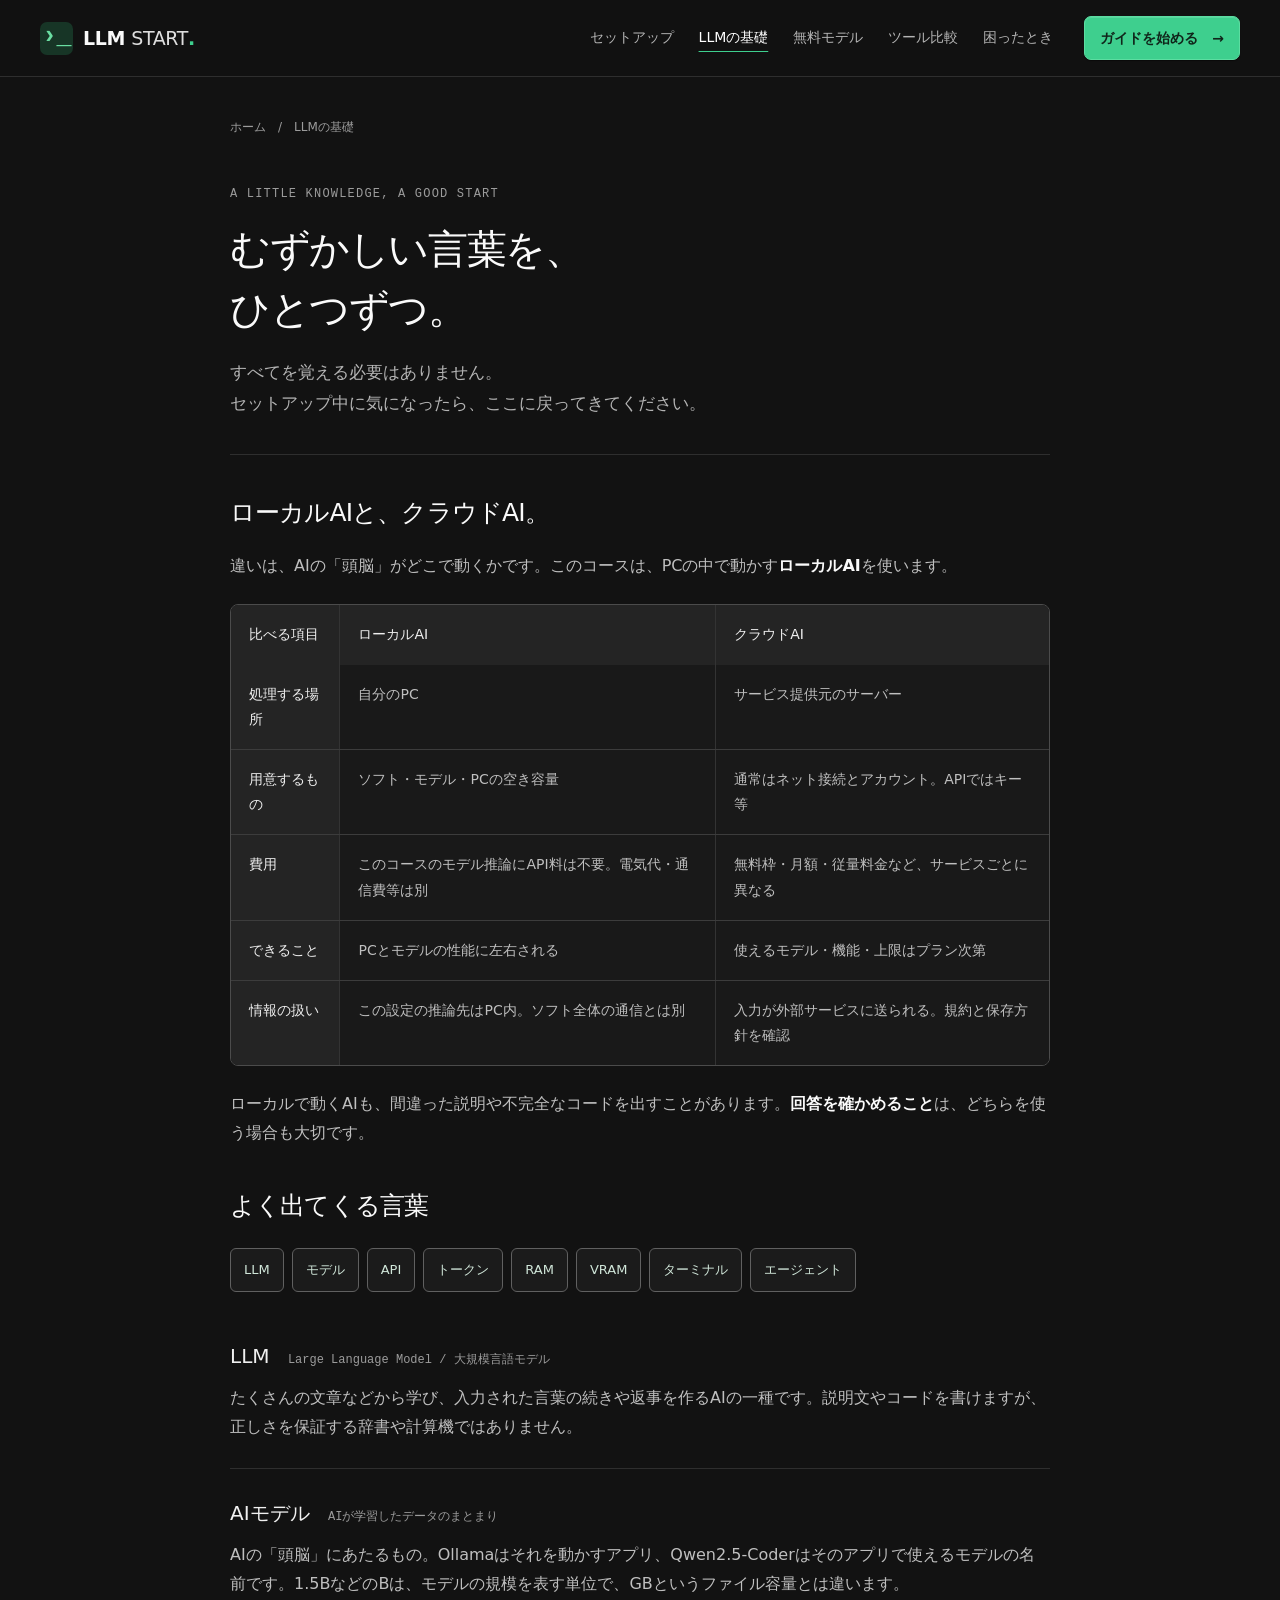
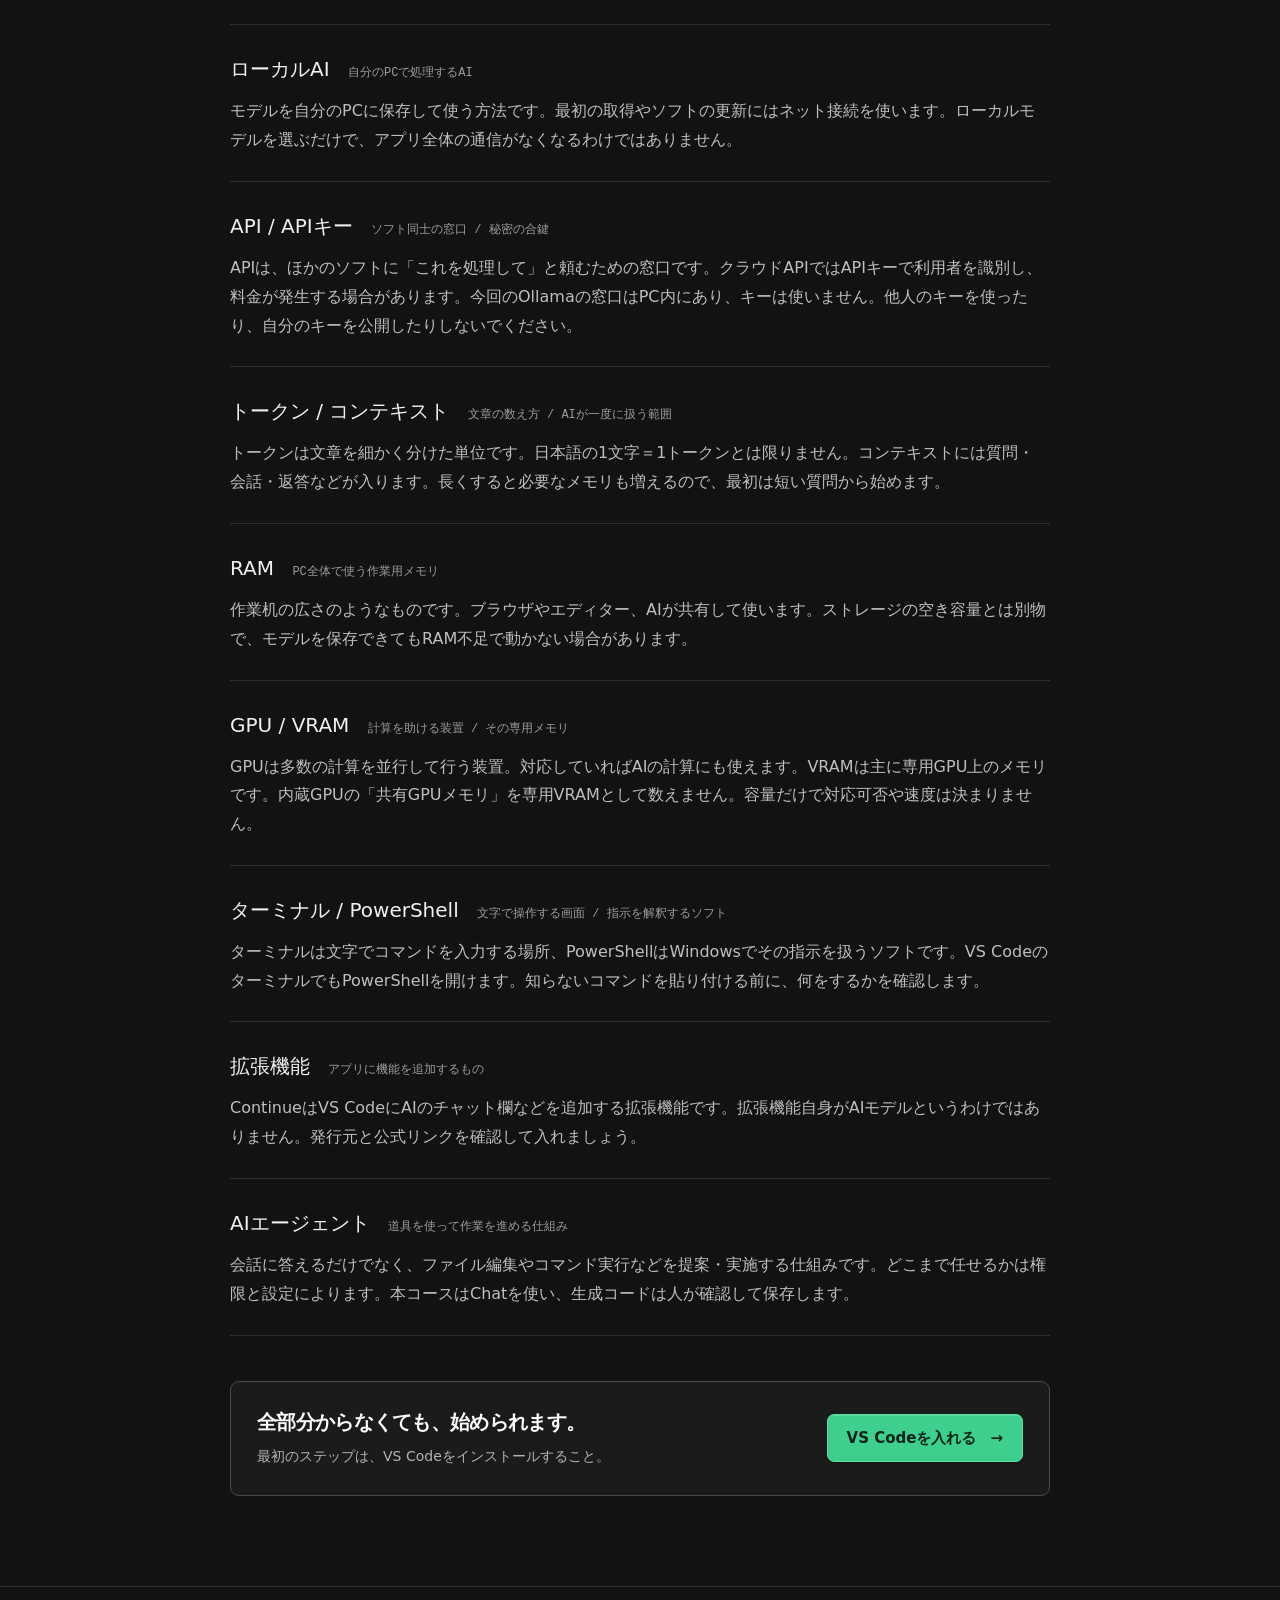
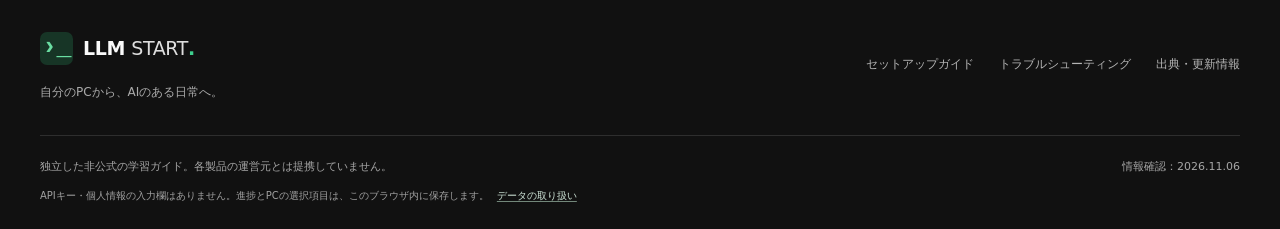
<file: learn.html>
<!doctype html>
<html lang="ja">
<head>
  <meta charset="utf-8">
  <meta name="viewport" content="width=device-width, initial-scale=1">
  <meta name="description" content="LLM、API、トークン、RAMとVRAM。ローカルAIの基本を、専門知識なしで学べます。">
  <meta name="theme-color" content="#121212">
  <meta http-equiv="Content-Security-Policy" content="default-src 'self'; script-src 'self'; style-src 'self'; img-src 'self' data:; connect-src 'none'; font-src 'self'; object-src 'none'; base-uri 'none'; form-action 'none'">
  <meta name="referrer" content="strict-origin-when-cross-origin">
  <link rel="icon" href="assets/favicon.svg" type="image/svg+xml">
  <link rel="stylesheet" href="assets/style.css?v=4">
  <title>LLMの基礎知識 — LLM START</title>
  <script src="assets/catalog.js" defer></script>
  <script src="assets/core.js?v=4" defer></script>
  <script src="assets/app.js?v=20261106-copy2" defer></script>
</head>
<body data-page="learn">
  <a class="skip-link" href="#main">本文へスキップ</a>
  <header class="site-header">
    <div class="header-inner wrap">
      <a class="brand" href="index.html" aria-label="LLM START ホーム"><span class="brand-symbol" aria-hidden="true">›_</span><span>LLM <b>START</b><span class="brand-period">.</span></span></a>
      <button class="menu-toggle" type="button" aria-expanded="false" aria-controls="main-menu" hidden><span>メニュー</span><span class="menu-lines" aria-hidden="true"></span></button>
      <nav class="main-menu" id="main-menu" aria-label="メインナビゲーション">
        <a href="guide.html" data-nav="guide">セットアップ</a>
        <a href="learn.html" data-nav="learn" aria-current="page">LLMの基礎</a>
        <a href="models.html" data-nav="models">無料モデル</a>
        <a href="compare.html" data-nav="compare">ツール比較</a>
        <a href="faq.html" data-nav="faq">困ったとき</a>
        <a class="button button-small button-primary nav-cta" href="guide.html#step-3" data-start>ガイドを始める <span aria-hidden="true">→</span></a>
      </nav>
    </div>
  </header>
  <div class="storage-notice wrap" role="status" id="storage-notice" hidden>このブラウザでは進捗を保存できません。この画面内でチェックは使えますが、閉じると失われます。</div>
  <main id="main" class="page-shell">
  <div class="breadcrumb"><a href="index.html">ホーム</a><span aria-hidden="true">/</span><span>LLMの基礎</span></div>
  <header class="page-intro"><p class="eyebrow">A LITTLE KNOWLEDGE, A GOOD START</p><h1>むずかしい言葉を、<br>ひとつずつ。</h1><p>すべてを覚える必要はありません。<br>セットアップ中に気になったら、ここに戻ってきてください。</p></header>
  <div class="article-body">
    <section id="local-cloud"><h2>ローカルAIと、クラウドAI。</h2><p>違いは、AIの「頭脳」がどこで動くかです。このコースは、PCの中で動かす<strong>ローカルAI</strong>を使います。</p><div class="comparison-scroll" tabindex="0" role="region" aria-label="ローカルAIとクラウドAIの比較。横にスクロールできます"><table><thead><tr><th scope="col">比べる項目</th><th scope="col">ローカルAI</th><th scope="col">クラウドAI</th></tr></thead><tbody><tr><th scope="row">処理する場所</th><td>自分のPC</td><td>サービス提供元のサーバー</td></tr><tr><th scope="row">用意するもの</th><td>ソフト・モデル・PCの空き容量</td><td>通常はネット接続とアカウント。APIではキー等</td></tr><tr><th scope="row">費用</th><td>このコースのモデル推論にAPI料は不要。電気代・通信費等は別</td><td>無料枠・月額・従量料金など、サービスごとに異なる</td></tr><tr><th scope="row">できること</th><td>PCとモデルの性能に左右される</td><td>使えるモデル・機能・上限はプラン次第</td></tr><tr><th scope="row">情報の扱い</th><td>この設定の推論先はPC内。ソフト全体の通信とは別</td><td>入力が外部サービスに送られる。規約と保存方針を確認</td></tr></tbody></table></div><p>ローカルで動くAIも、間違った説明や不完全なコードを出すことがあります。<strong>回答を確かめること</strong>は、どちらを使う場合も大切です。</p></section>
    <section><h2>よく出てくる言葉</h2><nav class="term-nav" aria-label="用語へ移動"><a href="#llm">LLM</a><a href="#model">モデル</a><a href="#api">API</a><a href="#token">トークン</a><a href="#ram">RAM</a><a href="#vram">VRAM</a><a href="#terminal">ターミナル</a><a href="#agent">エージェント</a></nav>
      <dl class="term-list"><div id="llm"><dt>LLM <small>Large Language Model / 大規模言語モデル</small></dt><dd>たくさんの文章などから学び、入力された言葉の続きや返事を作るAIの一種です。説明文やコードを書けますが、正しさを保証する辞書や計算機ではありません。</dd></div><div id="model"><dt>AIモデル <small>AIが学習したデータのまとまり</small></dt><dd>AIの「頭脳」にあたるもの。Ollamaはそれを動かすアプリ、Qwen2.5-Coderはそのアプリで使えるモデルの名前です。1.5BなどのBは、モデルの規模を表す単位で、GBというファイル容量とは違います。</dd></div><div><dt>ローカルAI <small>自分のPCで処理するAI</small></dt><dd>モデルを自分のPCに保存して使う方法です。最初の取得やソフトの更新にはネット接続を使います。ローカルモデルを選ぶだけで、アプリ全体の通信がなくなるわけではありません。</dd></div><div id="api"><dt>API / APIキー <small>ソフト同士の窓口 / 秘密の合鍵</small></dt><dd>APIは、ほかのソフトに「これを処理して」と頼むための窓口です。クラウドAPIではAPIキーで利用者を識別し、料金が発生する場合があります。今回のOllamaの窓口はPC内にあり、キーは使いません。他人のキーを使ったり、自分のキーを公開したりしないでください。</dd></div><div id="token"><dt>トークン / コンテキスト <small>文章の数え方 / AIが一度に扱う範囲</small></dt><dd>トークンは文章を細かく分けた単位です。日本語の1文字＝1トークンとは限りません。コンテキストには質問・会話・返答などが入ります。長くすると必要なメモリも増えるので、最初は短い質問から始めます。</dd></div><div id="ram"><dt>RAM <small>PC全体で使う作業用メモリ</small></dt><dd>作業机の広さのようなものです。ブラウザやエディター、AIが共有して使います。ストレージの空き容量とは別物で、モデルを保存できてもRAM不足で動かない場合があります。</dd></div><div id="vram"><dt>GPU / VRAM <small>計算を助ける装置 / その専用メモリ</small></dt><dd>GPUは多数の計算を並行して行う装置。対応していればAIの計算にも使えます。VRAMは主に専用GPU上のメモリです。内蔵GPUの「共有GPUメモリ」を専用VRAMとして数えません。容量だけで対応可否や速度は決まりません。</dd></div><div id="terminal"><dt>ターミナル / PowerShell <small>文字で操作する画面 / 指示を解釈するソフト</small></dt><dd>ターミナルは文字でコマンドを入力する場所、PowerShellはWindowsでその指示を扱うソフトです。VS CodeのターミナルでもPowerShellを開けます。知らないコマンドを貼り付ける前に、何をするかを確認します。</dd></div><div><dt>拡張機能 <small>アプリに機能を追加するもの</small></dt><dd>ContinueはVS CodeにAIのチャット欄などを追加する拡張機能です。拡張機能自身がAIモデルというわけではありません。発行元と公式リンクを確認して入れましょう。</dd></div><div id="agent"><dt>AIエージェント <small>道具を使って作業を進める仕組み</small></dt><dd>会話に答えるだけでなく、ファイル編集やコマンド実行などを提案・実施する仕組みです。どこまで任せるかは権限と設定によります。本コースはChatを使い、生成コードは人が確認して保存します。</dd></div></dl>
    </section>
  </div>
  <div class="reading-cta"><div><h2>全部分からなくても、始められます。</h2><p>最初のステップは、VS Codeをインストールすること。</p></div><a class="button button-primary" href="guide.html#step-3">VS Codeを入れる <span aria-hidden="true">→</span></a></div>
</main>

  <footer class="site-footer">
    <div class="wrap footer-main"><div><a class="brand" href="index.html"><span class="brand-symbol" aria-hidden="true">›_</span><span>LLM <b>START</b><span class="brand-period">.</span></span></a><p>自分のPCから、AIのある日常へ。</p></div><nav aria-label="フッターナビゲーション"><a href="guide.html#step-3">セットアップガイド</a><a href="faq.html">トラブルシューティング</a><a href="sources.html">出典・更新情報</a></nav></div>
    <div class="wrap footer-bottom"><p>独立した非公式の学習ガイド。各製品の運営元とは提携していません。</p><p>情報確認：<time datetime="2026-11-06">2026.11.06</time></p></div>
    <p class="wrap privacy-line">APIキー・個人情報の入力欄はありません。進捗とPCの選択項目は、このブラウザ内に保存します。<a href="sources.html#privacy">データの取り扱い</a></p>
  </footer>
  <div id="announcement" class="sr-only" role="status" aria-live="polite" aria-atomic="true"></div>
</body>
</html>
</file>
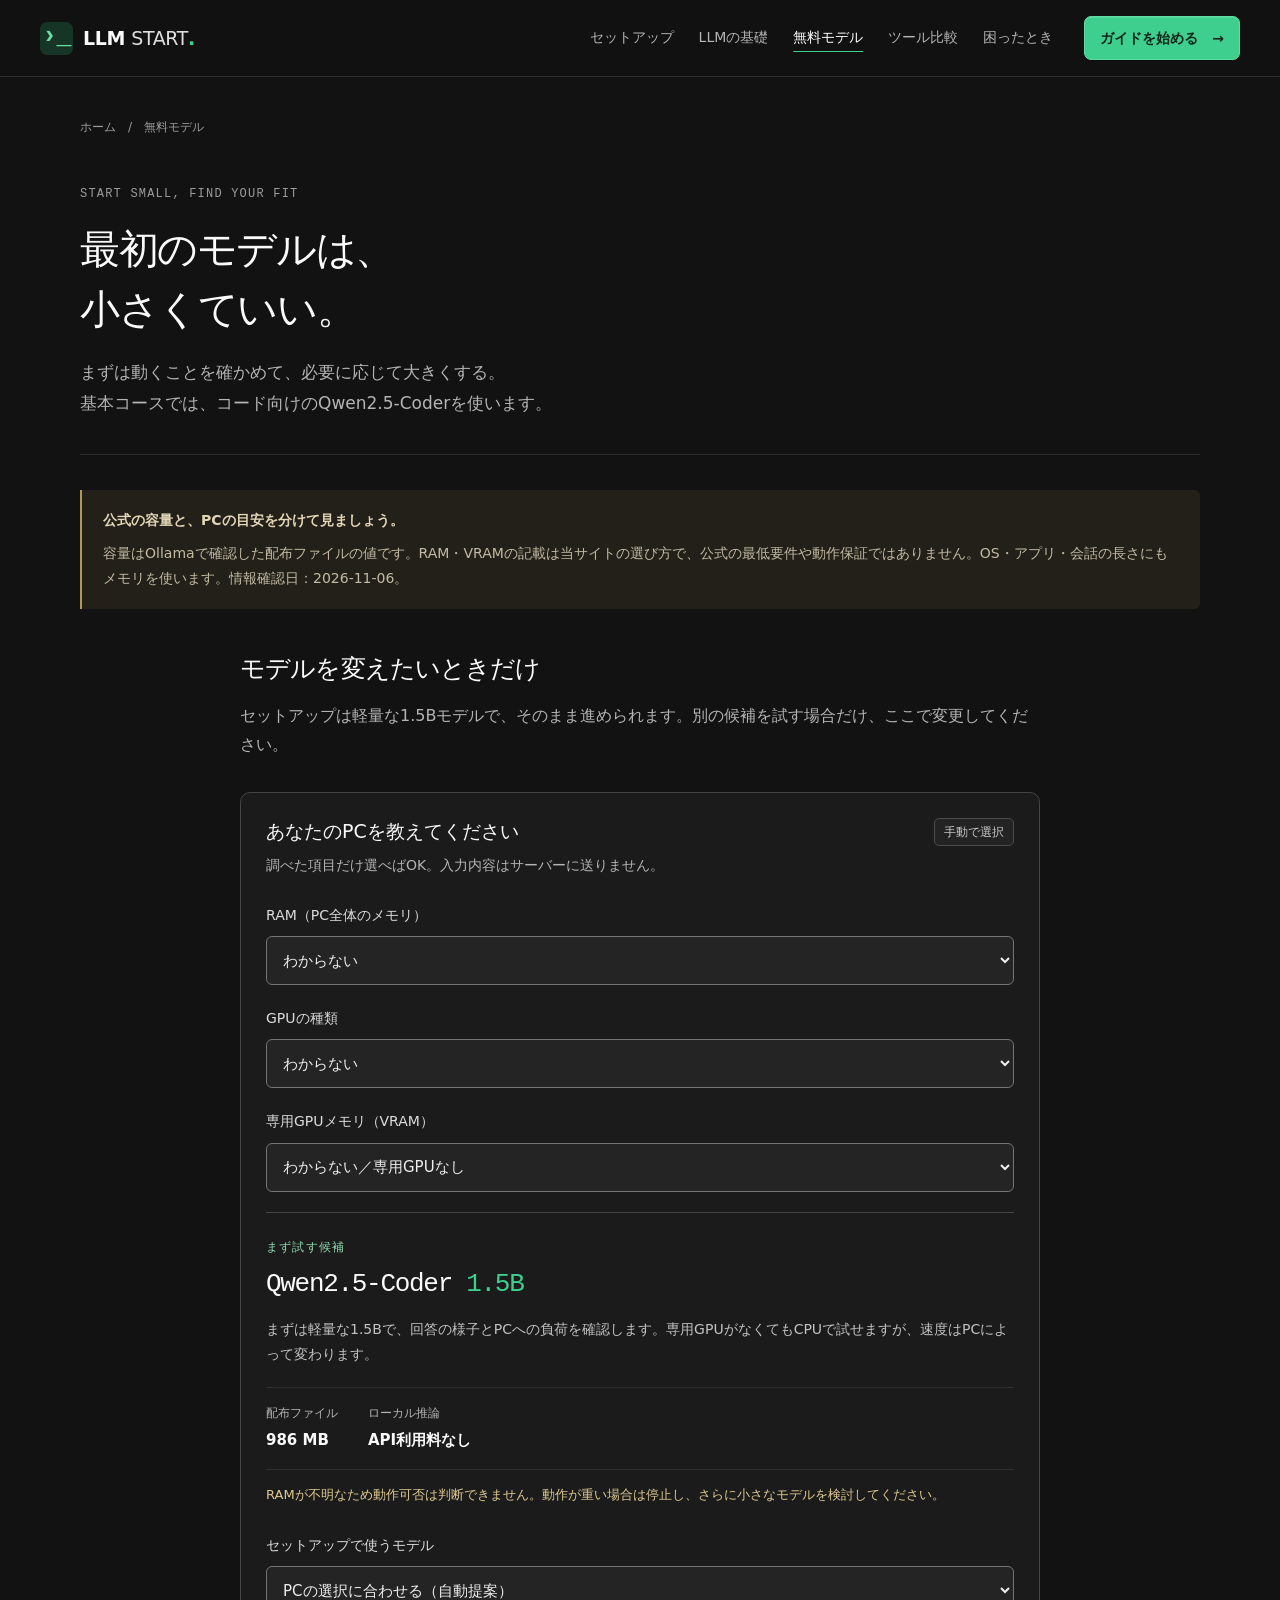
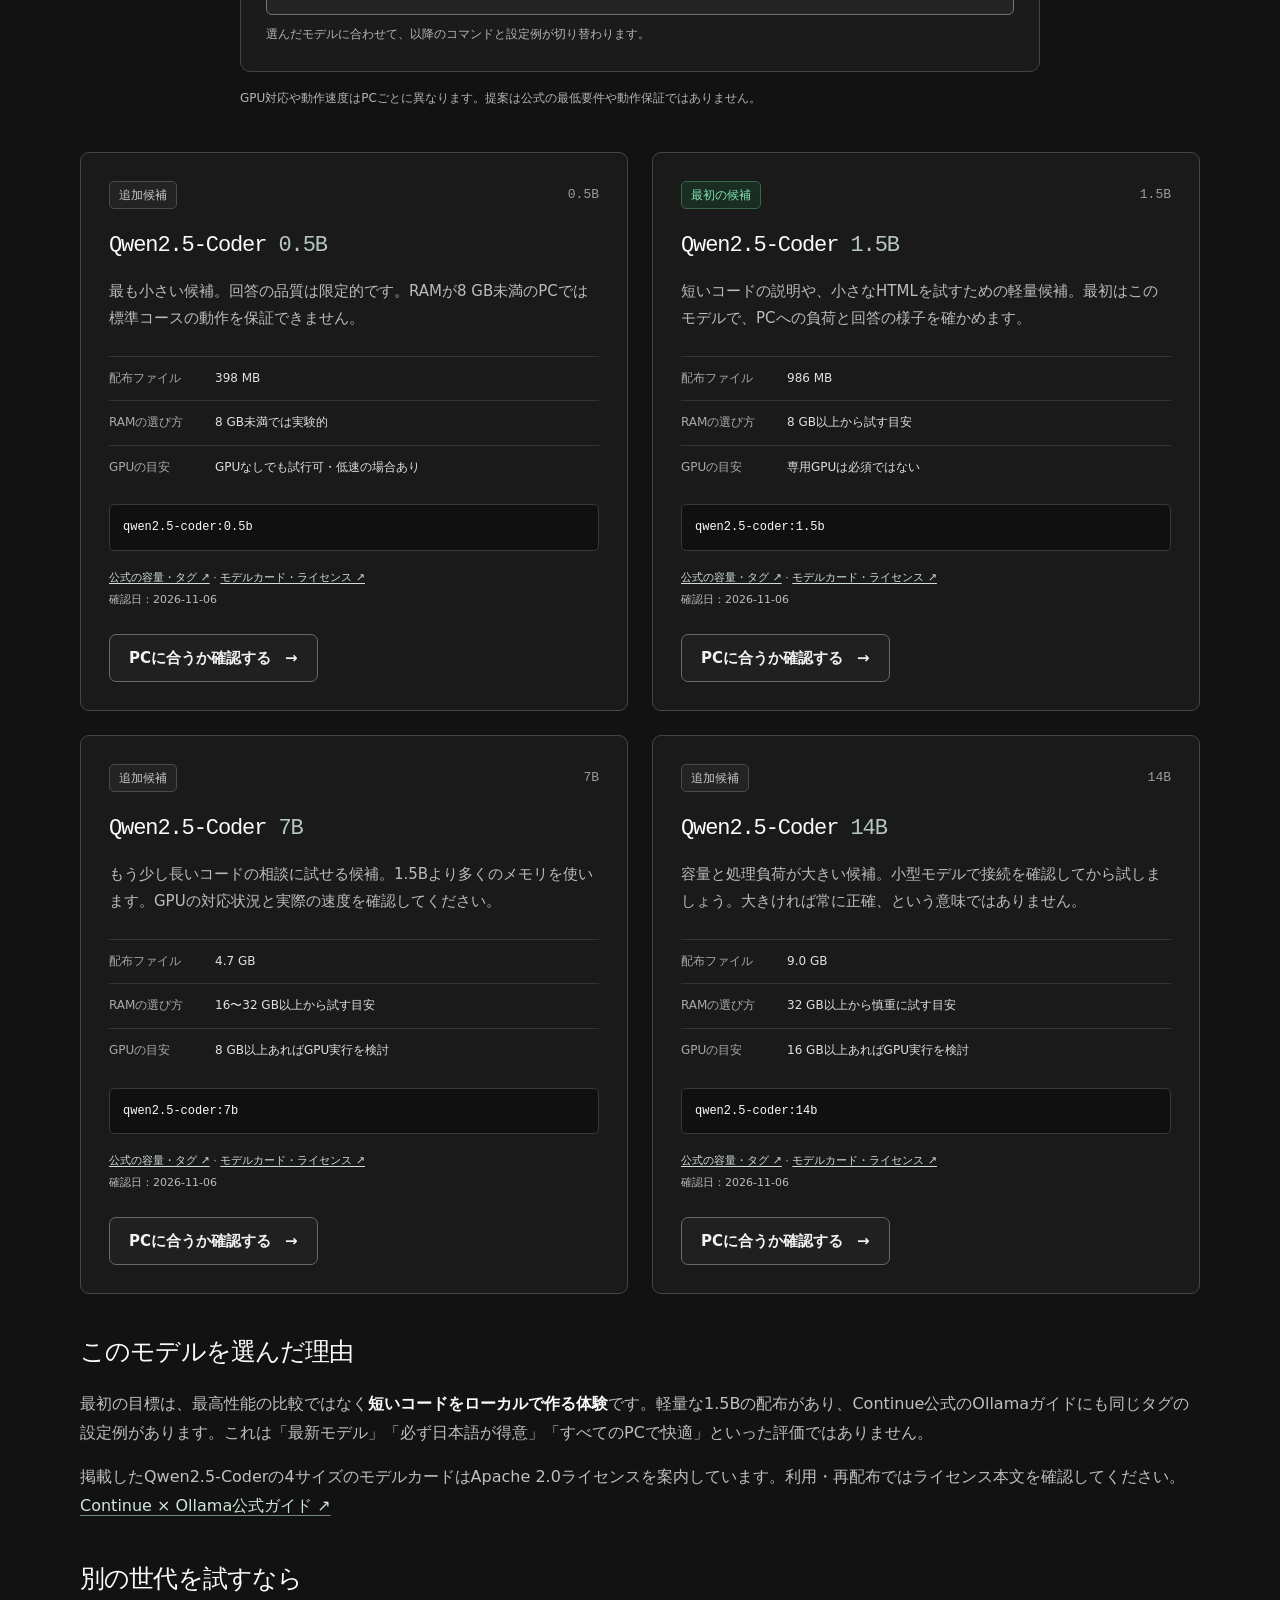
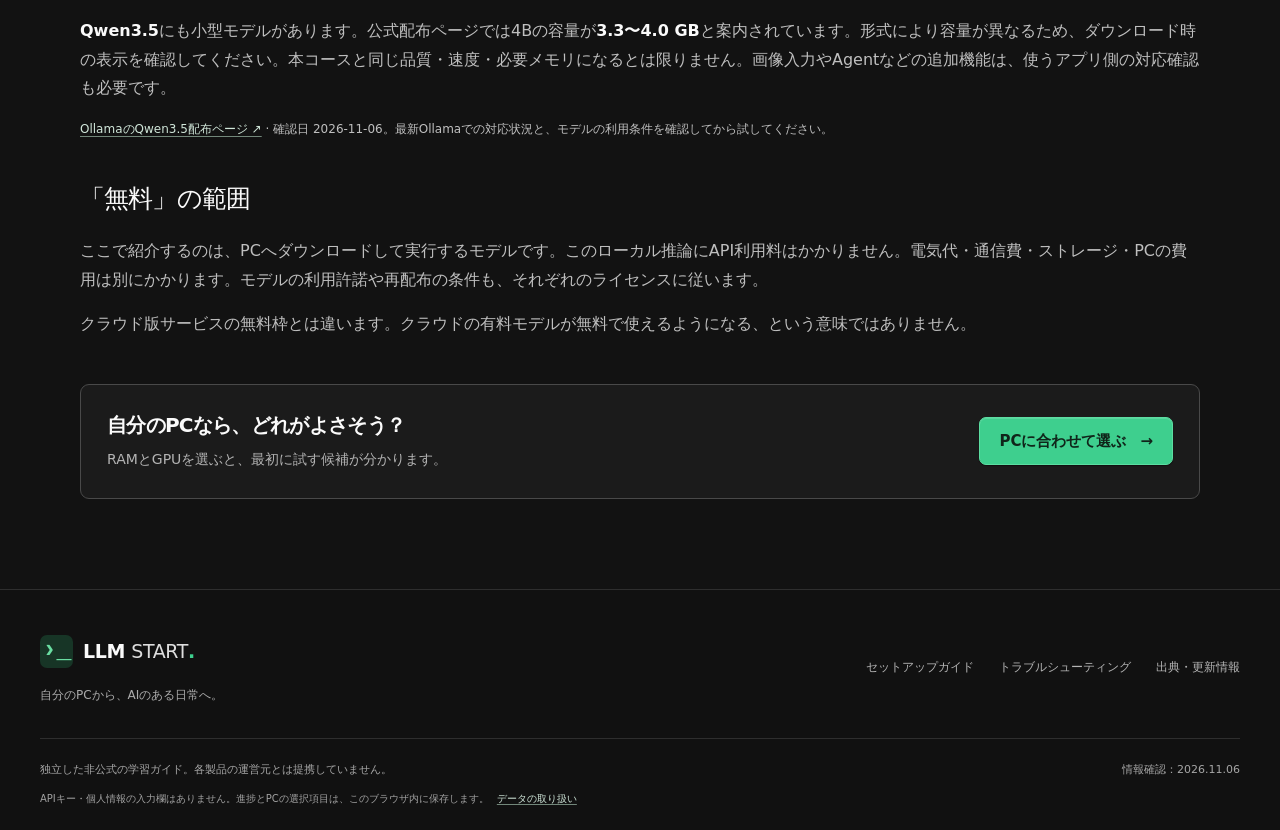
<file: models.html>
<!doctype html>
<html lang="ja">
<head>
  <meta charset="utf-8">
  <meta name="viewport" content="width=device-width, initial-scale=1">
  <meta name="description" content="公式の配布容量と出典、確認日を掲載。PCに合わせて試すローカルAIモデルの候補。">
  <meta name="theme-color" content="#121212">
  <meta http-equiv="Content-Security-Policy" content="default-src 'self'; script-src 'self'; style-src 'self'; img-src 'self' data:; connect-src 'none'; font-src 'self'; object-src 'none'; base-uri 'none'; form-action 'none'">
  <meta name="referrer" content="strict-origin-when-cross-origin">
  <link rel="icon" href="assets/favicon.svg" type="image/svg+xml">
  <link rel="stylesheet" href="assets/style.css?v=4">
  <title>無料モデルを選ぶ — LLM START</title>
  <script src="assets/catalog.js" defer></script>
  <script src="assets/core.js?v=4" defer></script>
  <script src="assets/app.js?v=20261106-copy2" defer></script>
</head>
<body data-page="models">
  <a class="skip-link" href="#main">本文へスキップ</a>
  <header class="site-header">
    <div class="header-inner wrap">
      <a class="brand" href="index.html" aria-label="LLM START ホーム"><span class="brand-symbol" aria-hidden="true">›_</span><span>LLM <b>START</b><span class="brand-period">.</span></span></a>
      <button class="menu-toggle" type="button" aria-expanded="false" aria-controls="main-menu" hidden><span>メニュー</span><span class="menu-lines" aria-hidden="true"></span></button>
      <nav class="main-menu" id="main-menu" aria-label="メインナビゲーション">
        <a href="guide.html" data-nav="guide">セットアップ</a>
        <a href="learn.html" data-nav="learn">LLMの基礎</a>
        <a href="models.html" data-nav="models" aria-current="page">無料モデル</a>
        <a href="compare.html" data-nav="compare">ツール比較</a>
        <a href="faq.html" data-nav="faq">困ったとき</a>
        <a class="button button-small button-primary nav-cta" href="guide.html#step-3" data-start>ガイドを始める <span aria-hidden="true">→</span></a>
      </nav>
    </div>
  </header>
  <div class="storage-notice wrap" role="status" id="storage-notice" hidden>このブラウザでは進捗を保存できません。この画面内でチェックは使えますが、閉じると失われます。</div>
  <main id="main" class="page-shell page-shell-wide">
  <div class="breadcrumb"><a href="index.html">ホーム</a><span aria-hidden="true">/</span><span>無料モデル</span></div>
  <header class="page-intro"><p class="eyebrow">START SMALL, FIND YOUR FIT</p><h1>最初のモデルは、<br>小さくていい。</h1><p>まずは動くことを確かめて、必要に応じて大きくする。<br>基本コースでは、コード向けのQwen2.5-Coderを使います。</p></header>
  <div class="notice"><strong>公式の容量と、PCの目安を分けて見ましょう。</strong><p>容量はOllamaで確認した配布ファイルの値です。RAM・VRAMの記載は当サイトの選び方で、公式の最低要件や動作保証ではありません。OS・アプリ・会話の長さにもメモリを使います。情報確認日：2026-11-06。</p></div>
<section id="model-selector" class="model-picker-section"><h2>モデルを変えたいときだけ</h2><p>セットアップは軽量な1.5Bモデルで、そのまま進められます。別の候補を試す場合だけ、ここで変更してください。</p><section class="spec-selector" aria-labelledby="spec-title"><div class="panel-heading"><h3 id="spec-title">あなたのPCを教えてください</h3><span class="tag">手動で選択</span></div><p>調べた項目だけ選べばOK。入力内容はサーバーに送りません。</p><div class="spec-fields"><div><label for="ram">RAM（PC全体のメモリ）</label><select id="ram"><option value="unknown">わからない</option><option value="low">8 GB未満</option><option value="8">8 GB</option><option value="16">16 GB</option><option value="32">32 GB</option><option value="64">64 GB以上</option></select></div><div><label for="gpu">GPUの種類</label><select id="gpu"><option value="unknown">わからない</option><option value="integrated">専用GPUなし／内蔵GPU</option><option value="nvidia">NVIDIAの専用GPU</option><option value="amd">AMDの専用GPU</option><option value="intel">Intelの専用GPU</option><option value="other">その他の専用GPU</option></select></div><div><label for="vram">専用GPUメモリ（VRAM）</label><select id="vram"><option value="unknown">わからない／専用GPUなし</option><option value="low">4 GB未満</option><option value="4">4〜7 GB</option><option value="8">8〜11 GB</option><option value="12">12〜15 GB</option><option value="16">16〜23 GB</option><option value="24">24 GB以上</option></select></div></div>
        <div class="recommendation" aria-live="polite" aria-atomic="true"><p class="eyebrow">まず試す候補</p><h4 id="recommend-name">Qwen2.5-Coder <span>1.5B</span></h4><p id="recommend-reason">スペックが不明なときは、軽量モデルから動作を確認します。</p><div class="recommend-facts"><span>配布ファイル <strong id="recommend-size">986 MB</strong></span><span>ローカル推論 <strong>API利用料なし</strong></span></div><p class="recommend-warning" id="recommend-warning" hidden></p></div>
        <div class="model-choice"><label for="model-choice">セットアップで使うモデル</label><select id="model-choice"><option value="auto">PCの選択に合わせる（自動提案）</option><option value="qwen2.5-coder:0.5b">0.5B · 動作確認用</option><option value="qwen2.5-coder:1.5b">1.5B · 軽量</option><option value="qwen2.5-coder:7b">7B · メモリに余裕があるPC</option><option value="qwen2.5-coder:14b">14B · 余裕のあるPCで追加検討</option></select><p>選んだモデルに合わせて、以降のコマンドと設定例が切り替わります。</p></div>
      </section><p class="source-note">GPU対応や動作速度はPCごとに異なります。提案は公式の最低要件や動作保証ではありません。</p></section>
  <div class="models-grid"><article class="model-card"><div class="model-card-top"><span class="tag">追加候補</span><span class="mono">0.5B</span></div><h2>Qwen2.5-Coder <span>0.5B</span></h2><p>最も小さい候補。回答の品質は限定的です。RAMが8 GB未満のPCでは標準コースの動作を保証できません。</p><dl class="model-facts"><div><dt>配布ファイル</dt><dd>398 MB</dd></div><div><dt>RAMの選び方</dt><dd>8 GB未満では実験的</dd></div><div><dt>GPUの目安</dt><dd>GPUなしでも試行可・低速の場合あり</dd></div></dl><div class="model-tag"><code>qwen2.5-coder:0.5b</code></div><p class="model-source"><a href="https://ollama.com/library/qwen2.5-coder:0.5b" target="_blank" rel="noopener noreferrer">公式の容量・タグ ↗</a> · <a href="https://huggingface.co/Qwen/Qwen2.5-Coder-0.5B-Instruct" target="_blank" rel="noopener noreferrer">モデルカード・ライセンス ↗</a><br>確認日：2026-11-06</p><a class="button button-secondary" href="#model-selector">PCに合うか確認する <span aria-hidden="true">→</span></a></article>
<article class="model-card"><div class="model-card-top"><span class="tag tag-green">最初の候補</span><span class="mono">1.5B</span></div><h2>Qwen2.5-Coder <span>1.5B</span></h2><p>短いコードの説明や、小さなHTMLを試すための軽量候補。最初はこのモデルで、PCへの負荷と回答の様子を確かめます。</p><dl class="model-facts"><div><dt>配布ファイル</dt><dd>986 MB</dd></div><div><dt>RAMの選び方</dt><dd>8 GB以上から試す目安</dd></div><div><dt>GPUの目安</dt><dd>専用GPUは必須ではない</dd></div></dl><div class="model-tag"><code>qwen2.5-coder:1.5b</code></div><p class="model-source"><a href="https://ollama.com/library/qwen2.5-coder:1.5b" target="_blank" rel="noopener noreferrer">公式の容量・タグ ↗</a> · <a href="https://huggingface.co/Qwen/Qwen2.5-Coder-1.5B-Instruct" target="_blank" rel="noopener noreferrer">モデルカード・ライセンス ↗</a><br>確認日：2026-11-06</p><a class="button button-secondary" href="#model-selector">PCに合うか確認する <span aria-hidden="true">→</span></a></article>
<article class="model-card"><div class="model-card-top"><span class="tag">追加候補</span><span class="mono">7B</span></div><h2>Qwen2.5-Coder <span>7B</span></h2><p>もう少し長いコードの相談に試せる候補。1.5Bより多くのメモリを使います。GPUの対応状況と実際の速度を確認してください。</p><dl class="model-facts"><div><dt>配布ファイル</dt><dd>4.7 GB</dd></div><div><dt>RAMの選び方</dt><dd>16〜32 GB以上から試す目安</dd></div><div><dt>GPUの目安</dt><dd>8 GB以上あればGPU実行を検討</dd></div></dl><div class="model-tag"><code>qwen2.5-coder:7b</code></div><p class="model-source"><a href="https://ollama.com/library/qwen2.5-coder:7b" target="_blank" rel="noopener noreferrer">公式の容量・タグ ↗</a> · <a href="https://huggingface.co/Qwen/Qwen2.5-Coder-7B-Instruct" target="_blank" rel="noopener noreferrer">モデルカード・ライセンス ↗</a><br>確認日：2026-11-06</p><a class="button button-secondary" href="#model-selector">PCに合うか確認する <span aria-hidden="true">→</span></a></article>
<article class="model-card"><div class="model-card-top"><span class="tag">追加候補</span><span class="mono">14B</span></div><h2>Qwen2.5-Coder <span>14B</span></h2><p>容量と処理負荷が大きい候補。小型モデルで接続を確認してから試しましょう。大きければ常に正確、という意味ではありません。</p><dl class="model-facts"><div><dt>配布ファイル</dt><dd>9.0 GB</dd></div><div><dt>RAMの選び方</dt><dd>32 GB以上から慎重に試す目安</dd></div><div><dt>GPUの目安</dt><dd>16 GB以上あればGPU実行を検討</dd></div></dl><div class="model-tag"><code>qwen2.5-coder:14b</code></div><p class="model-source"><a href="https://ollama.com/library/qwen2.5-coder:14b" target="_blank" rel="noopener noreferrer">公式の容量・タグ ↗</a> · <a href="https://huggingface.co/Qwen/Qwen2.5-Coder-14B-Instruct" target="_blank" rel="noopener noreferrer">モデルカード・ライセンス ↗</a><br>確認日：2026-11-06</p><a class="button button-secondary" href="#model-selector">PCに合うか確認する <span aria-hidden="true">→</span></a></article></div>
  <div class="article-body">
    <section><h2>このモデルを選んだ理由</h2><p>最初の目標は、最高性能の比較ではなく<strong>短いコードをローカルで作る体験</strong>です。軽量な1.5Bの配布があり、Continue公式のOllamaガイドにも同じタグの設定例があります。これは「最新モデル」「必ず日本語が得意」「すべてのPCで快適」といった評価ではありません。</p><p>掲載したQwen2.5-Coderの4サイズのモデルカードはApache 2.0ライセンスを案内しています。利用・再配布ではライセンス本文を確認してください。<a href="https://docs.continue.dev/guides/ollama-guide" target="_blank" rel="noopener noreferrer">Continue × Ollama公式ガイド ↗</a></p></section>
    <section><h2>別の世代を試すなら</h2><p><strong>Qwen3.5</strong>にも小型モデルがあります。公式配布ページでは4Bの容量が<strong>3.3〜4.0 GB</strong>と案内されています。形式により容量が異なるため、ダウンロード時の表示を確認してください。本コースと同じ品質・速度・必要メモリになるとは限りません。画像入力やAgentなどの追加機能は、使うアプリ側の対応確認も必要です。</p><p class="source-note"><a href="https://ollama.com/library/qwen3.5" target="_blank" rel="noopener noreferrer">OllamaのQwen3.5配布ページ ↗</a> · 確認日 2026-11-06。最新Ollamaでの対応状況と、モデルの利用条件を確認してから試してください。</p></section>
    <section><h2>「無料」の範囲</h2><p>ここで紹介するのは、PCへダウンロードして実行するモデルです。このローカル推論にAPI利用料はかかりません。電気代・通信費・ストレージ・PCの費用は別にかかります。モデルの利用許諾や再配布の条件も、それぞれのライセンスに従います。</p><p>クラウド版サービスの無料枠とは違います。クラウドの有料モデルが無料で使えるようになる、という意味ではありません。</p></section>
  </div>
  <div class="reading-cta"><div><h2>自分のPCなら、どれがよさそう？</h2><p>RAMとGPUを選ぶと、最初に試す候補が分かります。</p></div><a class="button button-primary" href="#model-selector">PCに合わせて選ぶ <span aria-hidden="true">→</span></a></div>
</main>

  <footer class="site-footer">
    <div class="wrap footer-main"><div><a class="brand" href="index.html"><span class="brand-symbol" aria-hidden="true">›_</span><span>LLM <b>START</b><span class="brand-period">.</span></span></a><p>自分のPCから、AIのある日常へ。</p></div><nav aria-label="フッターナビゲーション"><a href="guide.html#step-3">セットアップガイド</a><a href="faq.html">トラブルシューティング</a><a href="sources.html">出典・更新情報</a></nav></div>
    <div class="wrap footer-bottom"><p>独立した非公式の学習ガイド。各製品の運営元とは提携していません。</p><p>情報確認：<time datetime="2026-11-06">2026.11.06</time></p></div>
    <p class="wrap privacy-line">APIキー・個人情報の入力欄はありません。進捗とPCの選択項目は、このブラウザ内に保存します。<a href="sources.html#privacy">データの取り扱い</a></p>
  </footer>
  <div id="announcement" class="sr-only" role="status" aria-live="polite" aria-atomic="true"></div>
</body>
</html>
</file>
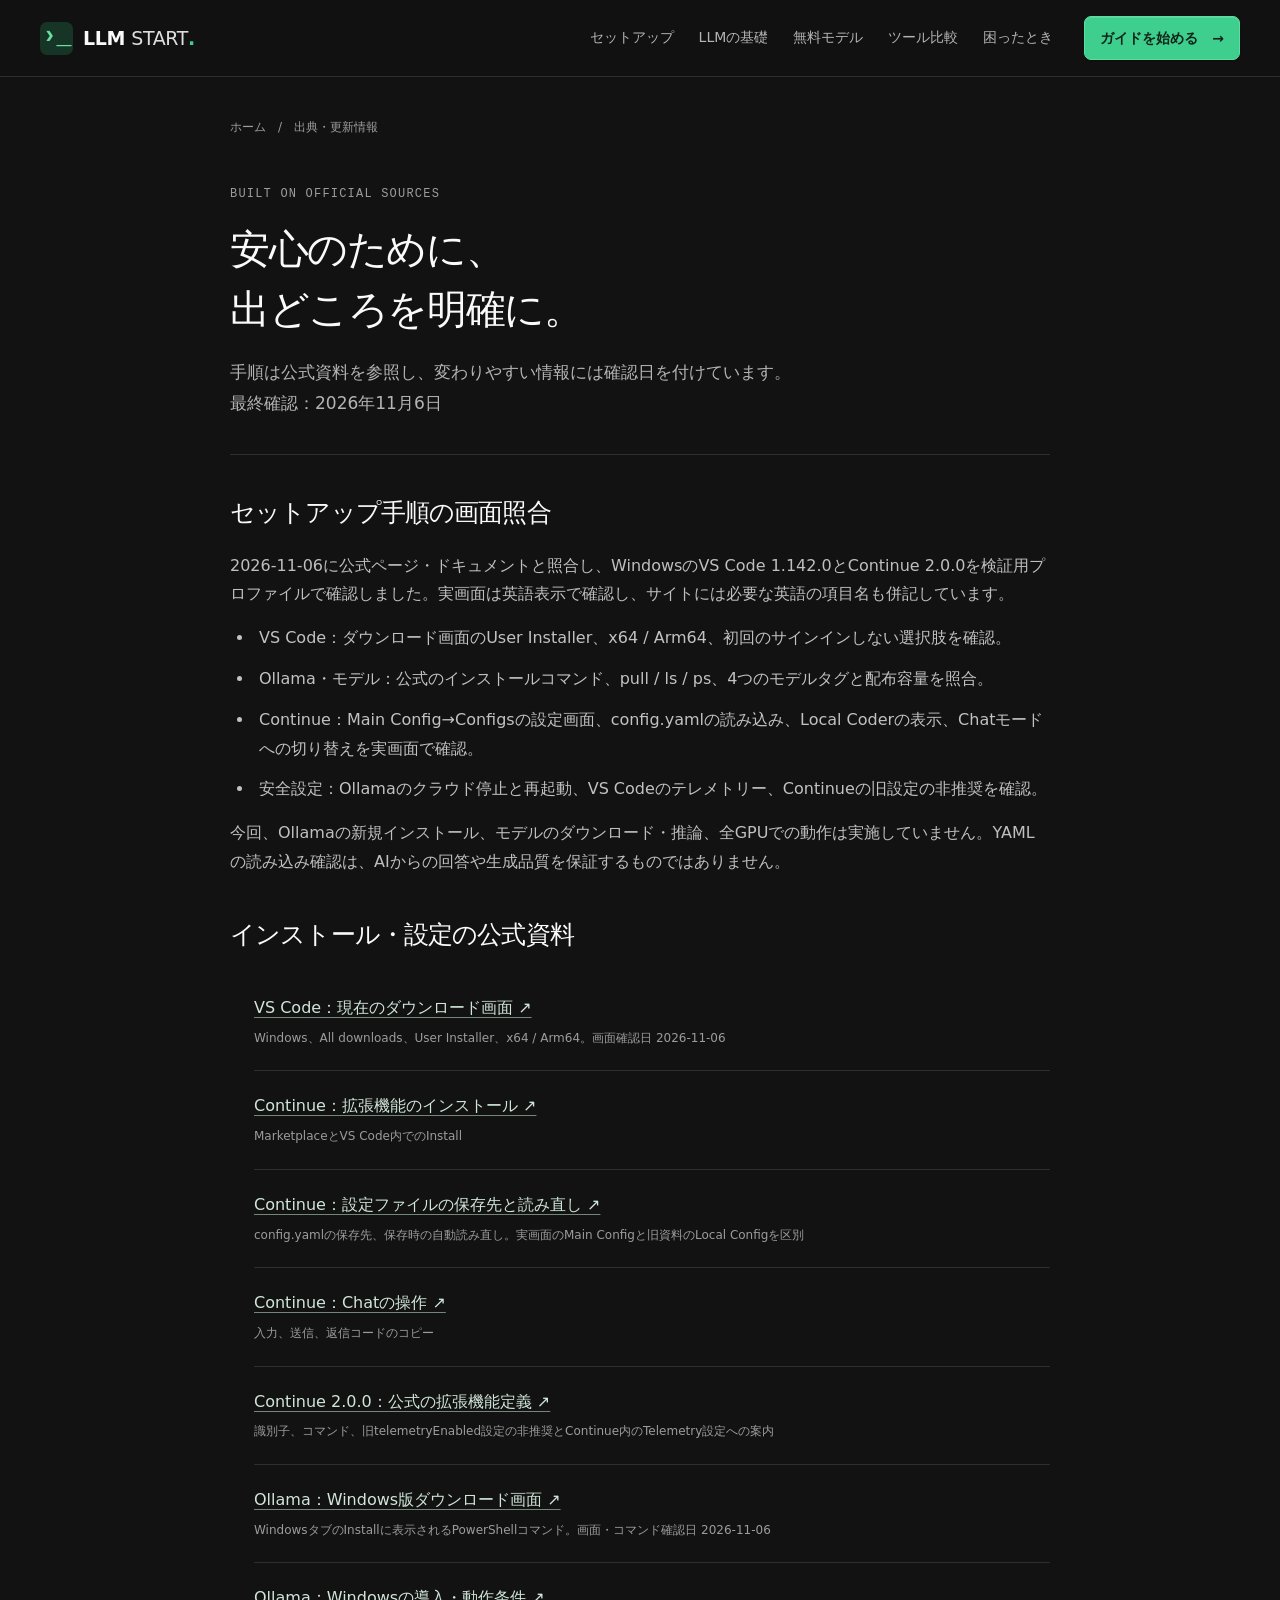
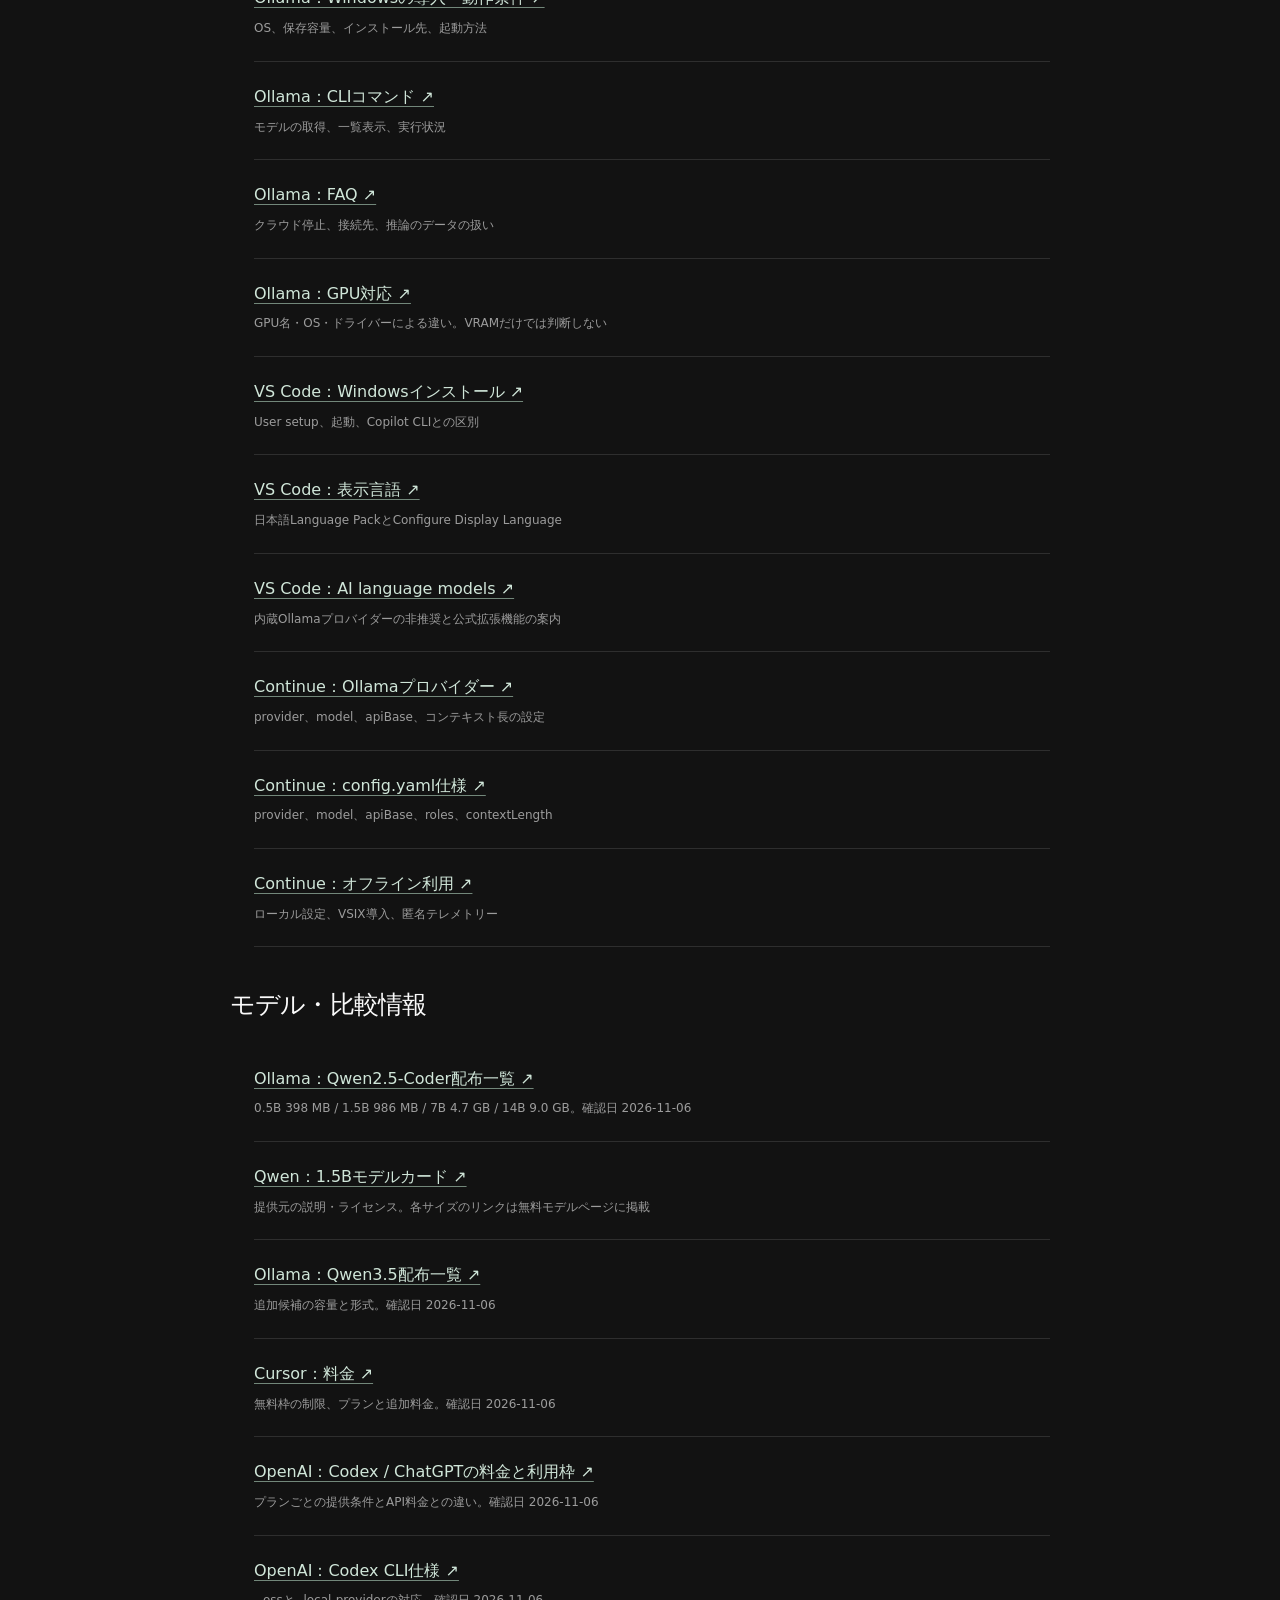
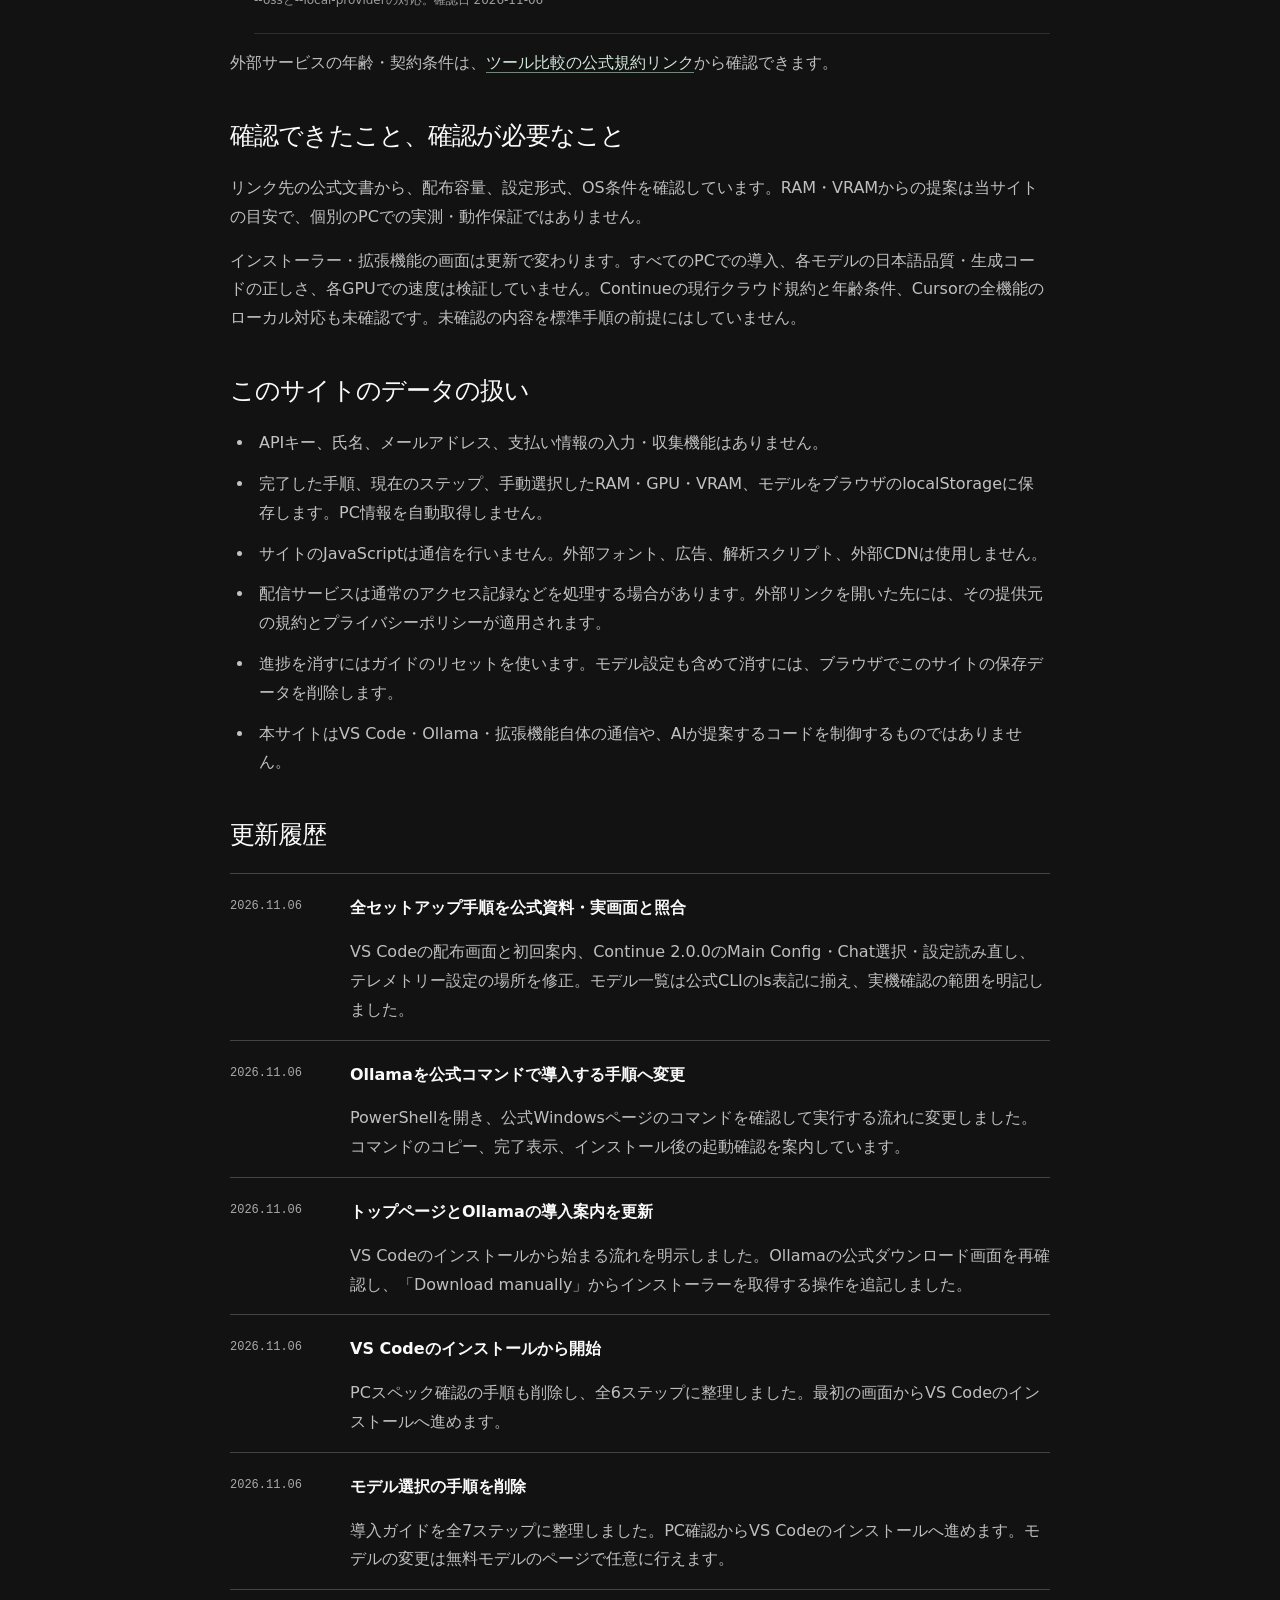
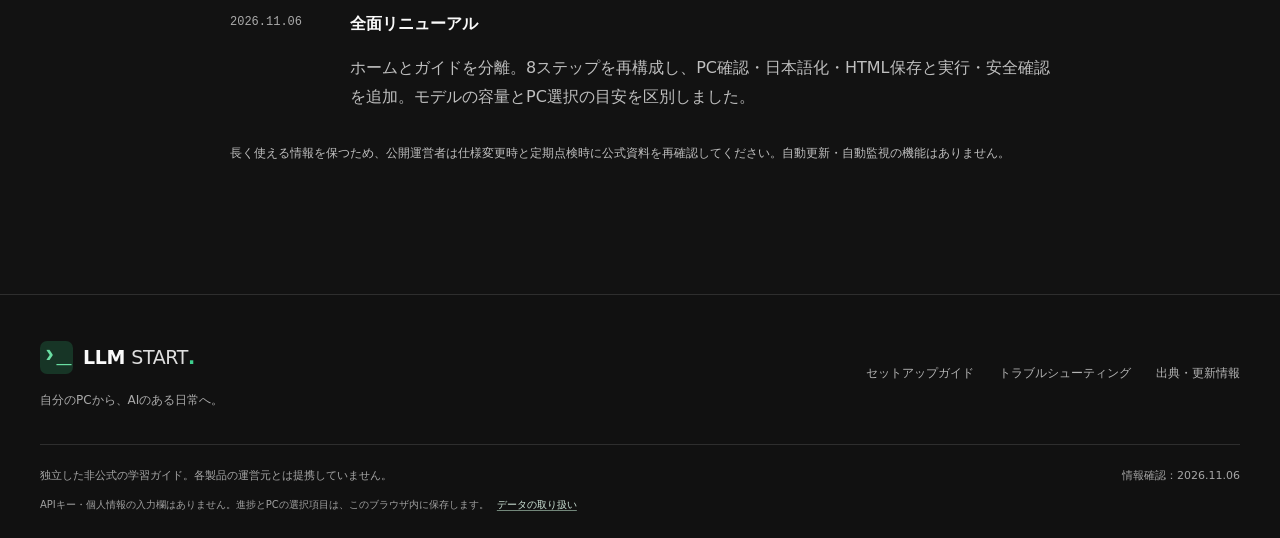
<file: sources.html>
<!doctype html>
<html lang="ja">
<head>
  <meta charset="utf-8">
  <meta name="viewport" content="width=device-width, initial-scale=1">
  <meta name="description" content="LLM STARTの公式出典、情報の確認日、更新方針とデータの取り扱い。">
  <meta name="theme-color" content="#121212">
  <meta http-equiv="Content-Security-Policy" content="default-src 'self'; script-src 'self'; style-src 'self'; img-src 'self' data:; connect-src 'none'; font-src 'self'; object-src 'none'; base-uri 'none'; form-action 'none'">
  <meta name="referrer" content="strict-origin-when-cross-origin">
  <link rel="icon" href="assets/favicon.svg" type="image/svg+xml">
  <link rel="stylesheet" href="assets/style.css?v=4">
  <title>出典・更新情報 — LLM START</title>
  <script src="assets/catalog.js" defer></script>
  <script src="assets/core.js?v=4" defer></script>
  <script src="assets/app.js?v=20261106-copy2" defer></script>
</head>
<body data-page="sources">
  <a class="skip-link" href="#main">本文へスキップ</a>
  <header class="site-header">
    <div class="header-inner wrap">
      <a class="brand" href="index.html" aria-label="LLM START ホーム"><span class="brand-symbol" aria-hidden="true">›_</span><span>LLM <b>START</b><span class="brand-period">.</span></span></a>
      <button class="menu-toggle" type="button" aria-expanded="false" aria-controls="main-menu" hidden><span>メニュー</span><span class="menu-lines" aria-hidden="true"></span></button>
      <nav class="main-menu" id="main-menu" aria-label="メインナビゲーション">
        <a href="guide.html" data-nav="guide">セットアップ</a>
        <a href="learn.html" data-nav="learn">LLMの基礎</a>
        <a href="models.html" data-nav="models">無料モデル</a>
        <a href="compare.html" data-nav="compare">ツール比較</a>
        <a href="faq.html" data-nav="faq">困ったとき</a>
        <a class="button button-small button-primary nav-cta" href="guide.html#step-3" data-start>ガイドを始める <span aria-hidden="true">→</span></a>
      </nav>
    </div>
  </header>
  <div class="storage-notice wrap" role="status" id="storage-notice" hidden>このブラウザでは進捗を保存できません。この画面内でチェックは使えますが、閉じると失われます。</div>
  <main id="main" class="page-shell">
  <div class="breadcrumb"><a href="index.html">ホーム</a><span aria-hidden="true">/</span><span>出典・更新情報</span></div>
  <header class="page-intro"><p class="eyebrow">BUILT ON OFFICIAL SOURCES</p><h1>安心のために、<br>出どころを明確に。</h1><p>手順は公式資料を参照し、変わりやすい情報には確認日を付けています。<br>最終確認：<time datetime="2026-11-06">2026年11月6日</time></p></header>
  <div class="article-body">
    <section id="setup-review"><h2>セットアップ手順の画面照合</h2><p>2026-11-06に公式ページ・ドキュメントと照合し、WindowsのVS Code 1.142.0とContinue 2.0.0を検証用プロファイルで確認しました。実画面は英語表示で確認し、サイトには必要な英語の項目名も併記しています。</p><ul><li>VS Code：ダウンロード画面のUser Installer、x64 / Arm64、初回のサインインしない選択肢を確認。</li><li>Ollama・モデル：公式のインストールコマンド、pull / ls / ps、4つのモデルタグと配布容量を照合。</li><li>Continue：Main Config→Configsの設定画面、config.yamlの読み込み、Local Coderの表示、Chatモードへの切り替えを実画面で確認。</li><li>安全設定：Ollamaのクラウド停止と再起動、VS Codeのテレメトリー、Continueの旧設定の非推奨を確認。</li></ul><p>今回、Ollamaの新規インストール、モデルのダウンロード・推論、全GPUでの動作は実施していません。YAMLの読み込み確認は、AIからの回答や生成品質を保証するものではありません。</p></section>
    <section><h2>インストール・設定の公式資料</h2><ul class="source-list"><li><a href="https://code.visualstudio.com/download" target="_blank" rel="noopener noreferrer">VS Code：現在のダウンロード画面 ↗</a><small>Windows、All downloads、User Installer、x64 / Arm64。画面確認日 2026-11-06</small></li><li><a href="https://docs.continue.dev/ide-extensions/install" target="_blank" rel="noopener noreferrer">Continue：拡張機能のインストール ↗</a><small>MarketplaceとVS Code内でのInstall</small></li><li><a href="https://docs.continue.dev/guides/understanding-configs" target="_blank" rel="noopener noreferrer">Continue：設定ファイルの保存先と読み直し ↗</a><small>config.yamlの保存先、保存時の自動読み直し。実画面のMain Configと旧資料のLocal Configを区別</small></li><li><a href="https://docs.continue.dev/ide-extensions/chat/quick-start" target="_blank" rel="noopener noreferrer">Continue：Chatの操作 ↗</a><small>入力、送信、返信コードのコピー</small></li><li><a href="https://github.com/continuedev/continue/blob/v2.0.0-vscode/extensions/vscode/package.json" target="_blank" rel="noopener noreferrer">Continue 2.0.0：公式の拡張機能定義 ↗</a><small>識別子、コマンド、旧telemetryEnabled設定の非推奨とContinue内のTelemetry設定への案内</small></li><li><a href="https://ollama.com/download/windows" target="_blank" rel="noopener noreferrer">Ollama：Windows版ダウンロード画面 ↗</a><small>WindowsタブのInstallに表示されるPowerShellコマンド。画面・コマンド確認日 2026-11-06</small></li><li><a href="https://docs.ollama.com/windows" target="_blank" rel="noopener noreferrer">Ollama：Windowsの導入・動作条件 ↗</a><small>OS、保存容量、インストール先、起動方法</small></li><li><a href="https://docs.ollama.com/cli" target="_blank" rel="noopener noreferrer">Ollama：CLIコマンド ↗</a><small>モデルの取得、一覧表示、実行状況</small></li><li><a href="https://docs.ollama.com/faq" target="_blank" rel="noopener noreferrer">Ollama：FAQ ↗</a><small>クラウド停止、接続先、推論のデータの扱い</small></li><li><a href="https://docs.ollama.com/gpu" target="_blank" rel="noopener noreferrer">Ollama：GPU対応 ↗</a><small>GPU名・OS・ドライバーによる違い。VRAMだけでは判断しない</small></li><li><a href="https://code.visualstudio.com/docs/setup/windows" target="_blank" rel="noopener noreferrer">VS Code：Windowsインストール ↗</a><small>User setup、起動、Copilot CLIとの区別</small></li><li><a href="https://code.visualstudio.com/docs/configure/locales" target="_blank" rel="noopener noreferrer">VS Code：表示言語 ↗</a><small>日本語Language PackとConfigure Display Language</small></li><li><a href="https://code.visualstudio.com/docs/agent-customization/language-models" target="_blank" rel="noopener noreferrer">VS Code：AI language models ↗</a><small>内蔵Ollamaプロバイダーの非推奨と公式拡張機能の案内</small></li><li><a href="https://docs.continue.dev/customize/model-providers/top-level/ollama" target="_blank" rel="noopener noreferrer">Continue：Ollamaプロバイダー ↗</a><small>provider、model、apiBase、コンテキスト長の設定</small></li><li><a href="https://docs.continue.dev/reference" target="_blank" rel="noopener noreferrer">Continue：config.yaml仕様 ↗</a><small>provider、model、apiBase、roles、contextLength</small></li><li><a href="https://docs.continue.dev/guides/running-continue-without-internet" target="_blank" rel="noopener noreferrer">Continue：オフライン利用 ↗</a><small>ローカル設定、VSIX導入、匿名テレメトリー</small></li></ul></section>
    <section><h2>モデル・比較情報</h2><ul class="source-list"><li><a href="https://ollama.com/library/qwen2.5-coder" target="_blank" rel="noopener noreferrer">Ollama：Qwen2.5-Coder配布一覧 ↗</a><small>0.5B 398 MB / 1.5B 986 MB / 7B 4.7 GB / 14B 9.0 GB。確認日 2026-11-06</small></li><li><a href="https://huggingface.co/Qwen/Qwen2.5-Coder-1.5B-Instruct" target="_blank" rel="noopener noreferrer">Qwen：1.5Bモデルカード ↗</a><small>提供元の説明・ライセンス。各サイズのリンクは無料モデルページに掲載</small></li><li><a href="https://ollama.com/library/qwen3.5" target="_blank" rel="noopener noreferrer">Ollama：Qwen3.5配布一覧 ↗</a><small>追加候補の容量と形式。確認日 2026-11-06</small></li><li><a href="https://cursor.com/pricing" target="_blank" rel="noopener noreferrer">Cursor：料金 ↗</a><small>無料枠の制限、プランと追加料金。確認日 2026-11-06</small></li><li><a href="https://learn.chatgpt.com/docs/pricing" target="_blank" rel="noopener noreferrer">OpenAI：Codex / ChatGPTの料金と利用枠 ↗</a><small>プランごとの提供条件とAPI料金との違い。確認日 2026-11-06</small></li><li><a href="https://learn.chatgpt.com/docs/developer-commands?surface=cli" target="_blank" rel="noopener noreferrer">OpenAI：Codex CLI仕様 ↗</a><small>--ossと--local-providerの対応。確認日 2026-11-06</small></li></ul><p>外部サービスの年齢・契約条件は、<a href="compare.html#terms">ツール比較の公式規約リンク</a>から確認できます。</p></section>
    <section><h2>確認できたこと、確認が必要なこと</h2><p>リンク先の公式文書から、配布容量、設定形式、OS条件を確認しています。RAM・VRAMからの提案は当サイトの目安で、個別のPCでの実測・動作保証ではありません。</p><p>インストーラー・拡張機能の画面は更新で変わります。すべてのPCでの導入、各モデルの日本語品質・生成コードの正しさ、各GPUでの速度は検証していません。Continueの現行クラウド規約と年齢条件、Cursorの全機能のローカル対応も未確認です。未確認の内容を標準手順の前提にはしていません。</p></section>
    <section id="privacy"><h2>このサイトのデータの扱い</h2><ul><li>APIキー、氏名、メールアドレス、支払い情報の入力・収集機能はありません。</li><li>完了した手順、現在のステップ、手動選択したRAM・GPU・VRAM、モデルをブラウザのlocalStorageに保存します。PC情報を自動取得しません。</li><li>サイトのJavaScriptは通信を行いません。外部フォント、広告、解析スクリプト、外部CDNは使用しません。</li><li>配信サービスは通常のアクセス記録などを処理する場合があります。外部リンクを開いた先には、その提供元の規約とプライバシーポリシーが適用されます。</li><li>進捗を消すにはガイドのリセットを使います。モデル設定も含めて消すには、ブラウザでこのサイトの保存データを削除します。</li><li>本サイトはVS Code・Ollama・拡張機能自体の通信や、AIが提案するコードを制御するものではありません。</li></ul></section>
    <section><h2>更新履歴</h2><div class="update-row"><time datetime="2026-11-06">2026.11.06</time><div><strong>全セットアップ手順を公式資料・実画面と照合</strong><p>VS Codeの配布画面と初回案内、Continue 2.0.0のMain Config・Chat選択・設定読み直し、テレメトリー設定の場所を修正。モデル一覧は公式CLIのls表記に揃え、実機確認の範囲を明記しました。</p></div></div><div class="update-row"><time datetime="2026-11-06">2026.11.06</time><div><strong>Ollamaを公式コマンドで導入する手順へ変更</strong><p>PowerShellを開き、公式Windowsページのコマンドを確認して実行する流れに変更しました。コマンドのコピー、完了表示、インストール後の起動確認を案内しています。</p></div></div><div class="update-row"><time datetime="2026-11-06">2026.11.06</time><div><strong>トップページとOllamaの導入案内を更新</strong><p>VS Codeのインストールから始まる流れを明示しました。Ollamaの公式ダウンロード画面を再確認し、「Download manually」からインストーラーを取得する操作を追記しました。</p></div></div><div class="update-row"><time datetime="2026-11-06">2026.11.06</time><div><strong>VS Codeのインストールから開始</strong><p>PCスペック確認の手順も削除し、全6ステップに整理しました。最初の画面からVS Codeのインストールへ進めます。</p></div></div><div class="update-row"><time datetime="2026-11-06">2026.11.06</time><div><strong>モデル選択の手順を削除</strong><p>導入ガイドを全7ステップに整理しました。PC確認からVS Codeのインストールへ進めます。モデルの変更は無料モデルのページで任意に行えます。</p></div></div><div class="update-row"><time datetime="2026-11-06">2026.11.06</time><div><strong>全面リニューアル</strong><p>ホームとガイドを分離。8ステップを再構成し、PC確認・日本語化・HTML保存と実行・安全確認を追加。モデルの容量とPC選択の目安を区別しました。</p></div></div><p class="source-note">長く使える情報を保つため、公開運営者は仕様変更時と定期点検時に公式資料を再確認してください。自動更新・自動監視の機能はありません。</p></section>
  </div>
</main>

  <footer class="site-footer">
    <div class="wrap footer-main"><div><a class="brand" href="index.html"><span class="brand-symbol" aria-hidden="true">›_</span><span>LLM <b>START</b><span class="brand-period">.</span></span></a><p>自分のPCから、AIのある日常へ。</p></div><nav aria-label="フッターナビゲーション"><a href="guide.html#step-3">セットアップガイド</a><a href="faq.html">トラブルシューティング</a><a href="sources.html">出典・更新情報</a></nav></div>
    <div class="wrap footer-bottom"><p>独立した非公式の学習ガイド。各製品の運営元とは提携していません。</p><p>情報確認：<time datetime="2026-11-06">2026.11.06</time></p></div>
    <p class="wrap privacy-line">APIキー・個人情報の入力欄はありません。進捗とPCの選択項目は、このブラウザ内に保存します。<a href="sources.html#privacy">データの取り扱い</a></p>
  </footer>
  <div id="announcement" class="sr-only" role="status" aria-live="polite" aria-atomic="true"></div>
</body>
</html>
</file>
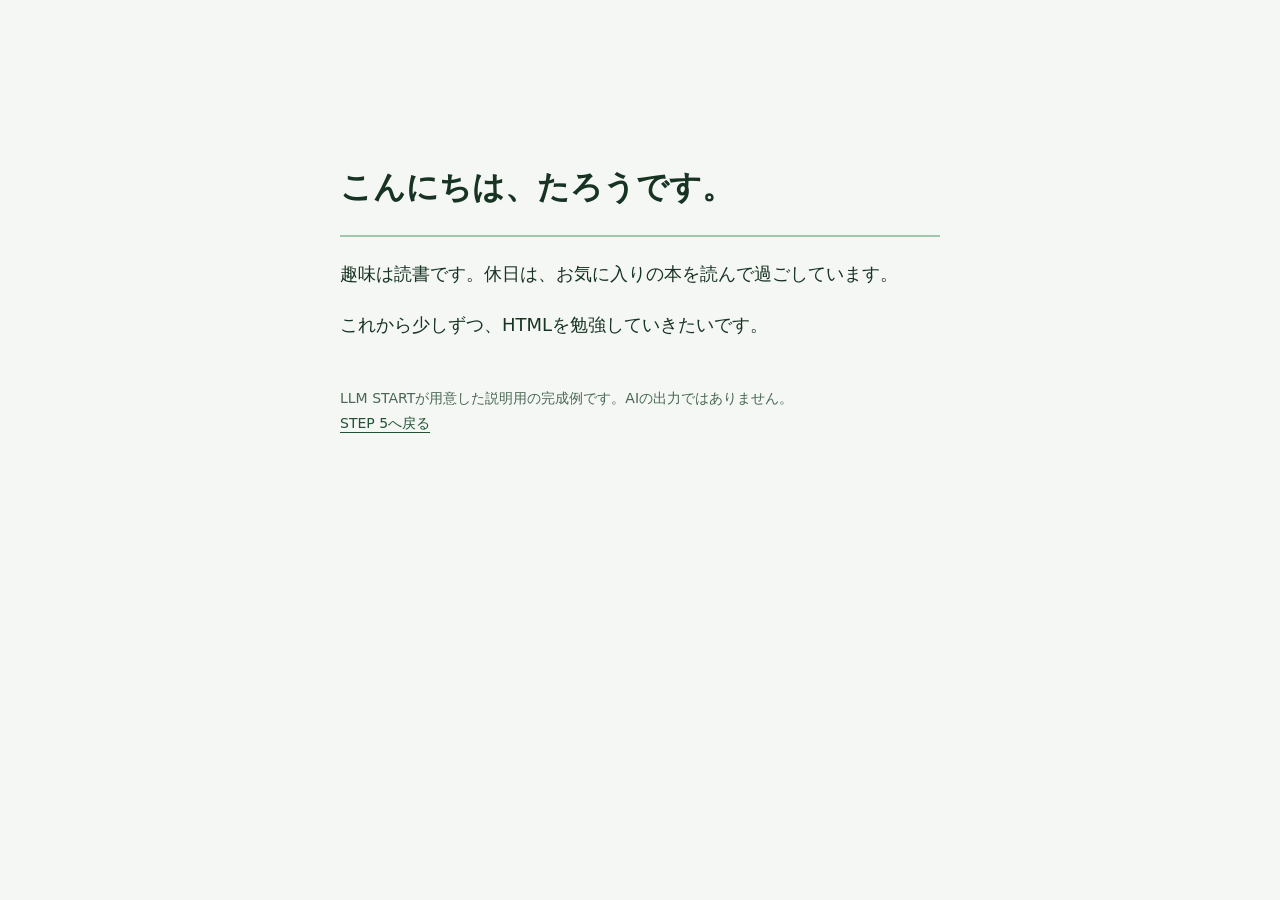
<file: examples/profile.html>
<!doctype html>
<html lang="ja">
<head>
  <meta charset="utf-8">
  <meta name="viewport" content="width=device-width, initial-scale=1">
  <meta http-equiv="Content-Security-Policy" content="default-src 'none'; style-src 'unsafe-inline'; base-uri 'none'; form-action 'none'">
  <title>たろうの自己紹介 — HTMLの完成例</title>
  <style>
    html { color-scheme: light; background: #f5f7f5; color: #173322; font-family: "Yu Gothic UI", Meiryo, system-ui, sans-serif; }
    body { max-width: 600px; margin: 12vh auto; padding: 30px; line-height: 1.8; }
    h1 { font-size: 32px; border-bottom: 2px solid #9fc8ad; padding-bottom: 18px; }
    p { font-size: 18px; }
    small { display: block; color: #496753; font-size: 14px; margin-top: 45px; }
    a { color: #205235; text-underline-offset: 4px; }
  </style>
</head>
<body>
  <main><h1>こんにちは、たろうです。</h1><p>趣味は読書です。休日は、お気に入りの本を読んで過ごしています。</p><p>これから少しずつ、HTMLを勉強していきたいです。</p></main>
  <small>LLM STARTが用意した説明用の完成例です。AIの出力ではありません。<br><a href="../guide.html#step-7">STEP 5へ戻る</a></small>
</body>
</html>
</file>
<file: assets/style.css>
/* LLM START — one restrained palette, system fonts, no external dependencies. */
:root {
  color-scheme: dark;
  --bg: #121212;
  --surface: #1b1b1b;
  --surface-high: #242424;
  --text: #fafafa;
  --muted: #b4b4b4;
  --subtle: #9c9c9c;
  --line: #2e2e2e;
  --control-line: #696969;
  --green: #3ecf8e;
  --green-soft: #192d23;
  --amber: #e8c77a;
  --font: "Yu Gothic UI", "Hiragino Kaku Gothic ProN", "Yu Gothic", Meiryo, system-ui, -apple-system, "Segoe UI", sans-serif;
  --mono: Consolas, "SFMono-Regular", "Cascadia Code", ui-monospace, monospace;
  --radius: 10px;
}
* { box-sizing: border-box; }
html { scroll-padding-top: 100px; }
body { margin: 0; background: var(--bg); color: var(--text); font: 400 16px/1.8 var(--font); -webkit-font-smoothing: antialiased; }
::selection { color: #fff; background: #285c42; }
[hidden] { display: none !important; }
a { color: inherit; text-decoration: none; text-underline-offset: .22em; }
a:hover { color: #fff; }
button, input, select { font: inherit; }
button, summary, select, input[type="checkbox"] { cursor: pointer; }
button { color: inherit; }
button:disabled, select:disabled { cursor: default; opacity: .65; }
button, a, summary { -webkit-tap-highlight-color: transparent; }
:focus-visible { outline: 2px solid var(--green); outline-offset: 5px; }
h1, h2, h3, h4, p, ul, ol, figure, dl { margin: 0; }
h1, h2, h3, h4 { font-weight: 600; line-height: 1.45; }
h1, h2 { letter-spacing: -.035em; }
p { overflow-wrap: anywhere; }
strong { font-weight: 600; color: var(--text); }
svg { display: block; }
code, pre, .mono { font-family: var(--mono); }
code { overflow-wrap: anywhere; }
pre { white-space: pre; overflow: auto; tab-size: 2; }
pre code { overflow-wrap: normal; }
kbd { display: inline-block; border: 1px solid #626262; border-bottom-width: 2px; border-radius: 4px; background: #242424; font: 13px/1.6 var(--font); padding: 0 6px; color: #ececec; vertical-align: 1px; }
progress { width: 100%; height: 5px; border: 0; border-radius: 6px; overflow: hidden; background: #3c3c3c; accent-color: var(--green); }
progress::-webkit-progress-bar { background: #3c3c3c; border-radius: 6px; }
progress::-webkit-progress-value { background: var(--green); border-radius: 6px; }
progress::-moz-progress-bar { background: var(--green); border-radius: 6px; }
.wrap { width: min(1200px, calc(100% - 80px)); margin-inline: auto; }
.sr-only { position: absolute; width: 1px; height: 1px; padding: 0; margin: -1px; overflow: hidden; clip: rect(0,0,0,0); white-space: nowrap; border: 0; }
.skip-link { position: fixed; left: 16px; top: -100px; z-index: 200; background: var(--green); color: #10251a; padding: 10px 18px; border-radius: 6px; }
.skip-link:focus { top: 10px; color: #10251a; }
.button { display: inline-flex; align-items: center; justify-content: center; gap: 14px; min-height: 48px; border: 1px solid transparent; border-radius: 7px; padding: 10px 19px; font-weight: 600; font-size: 15px; line-height: 1.5; text-align: center; transition: background .15s, border-color .15s; }
.button-primary { background: var(--green); border-color: #5cdda1; color: #10251a; box-shadow: 0 1px 1px #0006, inset 0 1px 0 #ffffff24; }
.button-primary:hover { background: #60dfa3; color: #0d2217; }
.button-secondary { background: #202020; border-color: var(--control-line); color: #f3f3f3; }
.button-secondary:hover { background: #2c2c2c; border-color: #8a8a8a; }
.button-small { min-height: 44px; padding: 9px 15px; font-size: 14px; }
.text-link { color: var(--muted); font-size: 15px; display: inline-flex; align-items: center; gap: 14px; min-height: 44px; }
.text-link:hover { text-decoration: underline; }
.eyebrow { font: 12px/1.6 var(--mono); letter-spacing: .1em; color: var(--subtle); }
.status-dot { display: inline-block; width: 6px; height: 6px; border-radius: 50%; background: var(--green); vertical-align: 2px; margin-right: 9px; }
.tag { display: inline-block; font: 12px/1.5 var(--font); letter-spacing: 0; border: 1px solid #4b4b4b; color: #c9c9c9; background: #232323; padding: 4px 9px; border-radius: 5px; }
.tag-green { background: var(--green-soft); color: #83e5b4; border-color: #37664b; }
.site-header { position: sticky; top: 0; z-index: 100; border-bottom: 1px solid var(--line); background: #121212f5; backdrop-filter: blur(14px); }
.header-inner { display: flex; align-items: center; justify-content: space-between; min-height: 76px; gap: 30px; }
.brand { display: inline-flex; align-items: center; gap: 10px; min-height: 44px; white-space: nowrap; font: 600 19px/1 var(--font); letter-spacing: -.02em; }
.brand b { font-weight: 400; color: #dedede; }
.brand-symbol { display: inline-grid; place-items: center; width: 33px; height: 33px; border-radius: 7px; background: #173526; color: #6adea2; font: 600 25px/1 var(--mono); padding-bottom: 3px; }
.brand-period { color: var(--green); }
.main-menu { display: flex; gap: 25px; align-items: center; }
.main-menu > a { display: inline-flex; align-items: center; min-height: 44px; font-size: 14px; color: var(--muted); white-space: nowrap; }
.main-menu > a:hover, .main-menu > a[aria-current="page"] { color: #fff; }
.main-menu > a[aria-current="page"] { text-decoration: underline; text-decoration-color: var(--green); text-underline-offset: 9px; }
.main-menu .nav-cta { color: #10251a; margin-left: 6px; }
.menu-toggle { border: 1px solid var(--control-line); background: #222; border-radius: 6px; min-width: 100px; min-height: 44px; align-items: center; justify-content: center; gap: 10px; font-size: 14px; }
.enhanced .menu-toggle { display: none; }
.menu-lines { width: 14px; height: 7px; border-top: 1px solid; border-bottom: 1px solid; }
.storage-notice { margin-top: 16px; padding: 16px; border: 1px solid #7d6839; background: #272115; color: #ecd49a; border-radius: 6px; }
/* Home */
.hero { padding-block: 105px 100px; display: grid; grid-template-columns: 1.12fr 1fr; align-items: center; gap: 70px; }
.hero-copy > .eyebrow { font-size: 11px; color: #c2c2c2; letter-spacing: .13em; }
.hero h1 { font-size: clamp(45px, 4.45vw, 64px); line-height: 1.28; font-weight: 600; letter-spacing: -.045em; margin-top: 25px; }
.hero h1 > span { color: var(--green); }
.hero-description { color: var(--muted); font-size: 17px; line-height: 1.9; margin-top: 24px; }
.hero-actions { margin-top: 32px; display: flex; flex-wrap: wrap; align-items: center; gap: 12px 22px; }
.hero-secondary { display: inline-flex; gap: 10px; min-height: 44px; align-items: center; font-size: 14px; color: #c4c4c4; }
.hero-secondary:hover { text-decoration: underline; }
.hero-notes { margin-top: 24px; display: flex; flex-wrap: wrap; gap: 10px 20px; padding: 0; list-style: none; font-size: 13px; color: var(--muted); }
.hero-notes span { color: #8b9c92; margin-right: 5px; }
.local-scene { min-width: 0; border: 1px solid #3a3a3a; border-radius: 12px; background: #161616; box-shadow: 0 20px 70px -35px #000; overflow: hidden; }
.scene-top { height: 51px; border-bottom: 1px solid var(--line); display: flex; align-items: center; justify-content: space-between; gap: 12px; padding: 0 20px; font: 10px/1.4 var(--mono); letter-spacing: .035em; color: #b3b3b3; }
.scene-top .status-dot { width: 5px; height: 5px; }
.scene-device { border: 1px solid #474747; padding: 4px 8px; border-radius: 4px; font-family: var(--font); font-size: 10px; }
.scene-canvas { height: 286px; position: relative; isolation: isolate; overflow: hidden; }
.scene-grid { position: absolute; inset: 0; background-image: linear-gradient(#ffffff05 1px, transparent 1px), linear-gradient(90deg,#ffffff05 1px, transparent 1px); background-size: 26px 26px; mask-image: linear-gradient(to bottom, transparent, #000 30%, #000 75%, transparent); }
.scene-chip { position: absolute; width: 100%; height: 100%; inset: -12px 0 0; }
.scene-label { position: absolute; bottom: 17px; width: 100%; text-align: center; font-size: 12px; color: #c1ceC6; }
.scene-flow { display: flex; justify-content: space-between; gap: 5px; align-items: center; padding: 20px 18px; border-top: 1px solid var(--line); background: #1b1b1b; }
.scene-flow > div { display: flex; align-items: center; gap: 8px; }
.scene-flow > div > span:last-child { font-family: var(--mono); font-size: 12px; color: #e1e1e1; }
.scene-flow small { display: block; color: #aaa; font: 10px/1.6 var(--font); margin-top: 2px; white-space: nowrap; }
.tool-symbol { font: 16px/1.2 var(--mono); color: #c4c4c4; }
.flow-arrow { font-size: 11px; color: #9c9c9c; }
.local-scene figcaption { padding: 10px 18px; color: #a8a8a8; font-size: 10px; border-top: 1px solid var(--line); }
.resume-banner { margin-top: -36px; margin-bottom: 55px; display: flex; align-items: center; justify-content: space-between; gap: 20px; padding: 20px 24px; border: 1px solid #3a604b; border-radius: var(--radius); background: #17221b; }
.resume-banner p { margin-left: 18px; font-size: 14px; color: var(--muted); }
.path-section { padding: 64px 0 80px; border-top: 1px solid var(--line); }
.section-heading { display: flex; align-items: end; justify-content: space-between; gap: 24px; margin-bottom: 32px; }
.section-heading h2 { font-size: 30px; font-weight: 500; margin-top: 12px; }
.section-heading > p { font-size: 15px; color: var(--muted); }
.path-grid { display: grid; grid-template-columns: repeat(3, minmax(0, 1fr)); border: 1px solid #3a3a3a; border-radius: var(--radius); overflow: hidden; }
.path-card { background: #191919; padding: 30px 32px 24px; display: flex; flex-direction: column; transition: background .15s; }
.path-card:hover { background: #202020; }
.path-card + .path-card { border-left: 1px solid #3a3a3a; }
.path-card:focus-visible { outline-offset: -5px; }
.path-card-top { display: flex; justify-content: space-between; align-items: center; margin-bottom: 27px; }
.path-number { font: 13px var(--mono); color: #a1a1a1; }
.path-card-top svg { width: 29px; height: 29px; fill: none; stroke: #b2b9b5; stroke-width: 1.2; stroke-linecap: round; stroke-linejoin: round; }
.card-kicker { color: var(--subtle); font-size: 12px; }
.path-card h3 { margin-top: 6px; font-size: 21px; font-weight: 500; }
.path-card > p:not(.card-kicker) { color: var(--muted); font-size: 15px; margin-top: 12px; }
.card-link { display: flex; align-items: center; justify-content: space-between; margin-top: 28px; padding-top: 18px; border-top: 1px solid var(--line); font: 11px var(--mono); letter-spacing: .06em; color: #b9b9b9; }
.card-link > span { font-size: 18px; }
.local-intro { display: grid; grid-template-columns: 130px 1fr auto; gap: 25px; align-items: center; padding-block: 36px; border-top: 1px solid var(--line); border-bottom: 1px solid var(--line); }
.local-intro-label { color: #a2b3a9; font: 10px/1.4 var(--mono); letter-spacing: .08em; }
.outline-icon { display: block; margin-bottom: 15px; font-size: 30px; line-height: 1; color: #adbcB3; }
.local-intro h2 { font-size: 22px; font-weight: 500; }
.local-intro p { color: var(--muted); font-size: 14px; margin-top: 9px; }
.resources-section { padding-block: 75px 100px; }
.resource-grid { display: grid; grid-template-columns: 1fr 1fr; gap: 24px; }
.resource-link { display: flex; align-items: center; gap: 20px; padding: 22px; border: 1px solid var(--line); border-radius: var(--radius); }
.resource-link:hover { background: #1b1b1b; border-color: #575757; }
.resource-icon { display: inline-grid; place-items: center; width: 44px; height: 44px; border: 1px solid #3c3c3c; border-radius: 8px; color: #b7b7b7; font: 18px var(--mono); flex-shrink: 0; }
.resource-link h3 { font-size: 17px; font-weight: 500; }
.resource-link p { font-size: 13px; color: var(--muted); margin-top: 3px; }
.resource-link > span:last-child { margin-left: auto; color: #aaa; }
/* Guide */
.guide-layout { display: grid; grid-template-columns: 257px minmax(0, 1fr); gap: 65px; align-items: start; padding-block: 38px 80px; }
.guide-sidebar { position: sticky; top: 107px; max-height: calc(100vh - 130px); overflow-y: auto; padding-right: 8px; scrollbar-width: thin; }
.sidebar-progress { padding: 0 8px 22px; border-bottom: 1px solid var(--line); }
.sidebar-progress > div { display: flex; justify-content: space-between; align-items: center; color: #c7c7c7; font-size: 13px; margin-bottom: 5px; }
.sidebar-progress strong { font: 18px var(--mono); }
.sidebar-progress p { display: flex; align-items: baseline; gap: 4px; font-size: 11px; color: #aaa; margin-top: 5px; }
.save-indicator { font-size: 10px; margin-left: auto; }
.step-menu { margin-top: 18px; }
.step-menu > summary { display: none; }
.step-menu ol { list-style: none; padding: 0; display: grid; gap: 5px; }
.step-menu a { position: relative; display: flex; align-items: center; gap: 12px; min-height: 48px; padding: 9px 11px; border-radius: 6px; font-size: 13px; color: var(--muted); border: 1px solid transparent; }
.step-menu a:hover { color: #fff; background: #222; }
.step-menu a[aria-current="step"] { color: #f5f5f5; background: #212924; border-color: #365542; }
.step-index { display: inline-grid; place-items: center; font: 11px var(--mono); width: 25px; height: 25px; border: 1px solid #646464; border-radius: 5px; color: #b7b7b7; flex-shrink: 0; }
.is-complete .step-index { color: var(--green); background: #152a1e; border-color: #4d9d71; }
.is-complete .step-index::after { content: "✓"; position: absolute; right: 9px; color: #8be5b6; font-size: 12px; }
.sidebar-help { display: flex; align-items: center; gap: 13px; margin: 25px 7px 10px; padding-block: 18px; border-top: 1px solid var(--line); font-size: 13px; }
.sidebar-help > span:first-child { display: inline-grid; place-items: center; width: 28px; height: 28px; border: 1px solid #666; border-radius: 50%; color: #b9b9b9; }
.sidebar-help small { display: block; font-size: 11px; color: var(--subtle); }
.reset-panel { margin-inline: 8px; font-size: 12px; color: #aaa; }
.reset-panel summary { min-height: 44px; display: flex; align-items: center; text-decoration: underline; }
.reset-panel p { margin-bottom: 14px; }
.reset-panel .button { font-size: 12px; width: 100%; padding-inline: 8px; }
.guide-main { min-width: 0; max-width: 800px; }
.breadcrumb { display: flex; gap: 12px; align-items: center; color: var(--subtle); font-size: 12px; margin-bottom: 22px; }
.breadcrumb a { min-height: 30px; display: inline-flex; align-items: center; }
.breadcrumb a:hover { text-decoration: underline; }
.guide-page-heading { padding-bottom: 28px; border-bottom: 1px solid var(--line); margin-bottom: 37px; }
.guide-page-heading h1 { font-size: 18px; letter-spacing: -.01em; font-weight: 500; }
.guide-page-heading p { font-size: 13px; color: var(--muted); margin-top: 6px; }
.guide-step { scroll-margin-top: 105px; }
.guide-step + .guide-step { margin-top: 70px; }
.enhanced .guide-step { margin-top: 0; }
.step-header .eyebrow { color: #d5d5d5; display: flex; align-items: center; gap: 9px; }
.step-header .eyebrow > span:first-child { color: var(--subtle); }
.step-header .tag { margin-left: 10px; }
.step-header h2 { margin-top: 20px; font-size: 31px; line-height: 1.5; font-weight: 500; }
.step-header h2:focus { outline: none; }
.step-header h2:focus-visible { outline: 2px solid var(--green); outline-offset: 6px; }
.step-header > p:last-child { color: var(--muted); margin-top: 14px; }
.goal-box { display: flex; gap: 13px; border: 1px solid #395843; background: #17241c; border-radius: 8px; padding: 18px 21px; margin-top: 28px; font-size: 14px; }
.goal-box > span { color: #8be3b3; font-size: 21px; line-height: 1.4; }
.goal-box strong { font-size: 12px; color: #afccb9; }
.goal-box p { color: #e1e9e4; margin-top: 2px; }
.instruction { margin-top: 38px; }
.instruction h3 { display: flex; align-items: start; gap: 13px; font-size: 20px; font-weight: 500; margin-bottom: 18px; line-height: 1.6; }
.instruction-number { width: 27px; height: 28px; display: inline-grid; place-items: center; border: 1px solid #656565; border-radius: 6px; font: 12px var(--mono); flex-shrink: 0; margin-top: 2px; color: #d2d2d2; }
.guide-main .instruction p { color: #c2c2c2; margin-block: 15px; }
.instruction a:not(.button), .notice a, .source-note a, .two-notes a, .detail-box a, .article-body a:not(.button), .source-list a, .privacy-line a { color: #d0e6d9; text-decoration: underline; text-decoration-color: #72877a; }
.instruction a:not(.button):hover, .article-body a:not(.button):hover { color: #92e8ba; }
.instruction .button { margin-block: 4px; }
.instruction code:not(pre code), .spec-reading code, .article-body code, .goal-box code { padding: 2px 5px; border-radius: 4px; background: #292929; color: #e2e2e2; font-size: .88em; }
.code-box { min-width: 0; margin-block: 20px; overflow: hidden; border: 1px solid #484848; border-radius: 8px; background: #101010; }
.code-head { display: flex; justify-content: space-between; align-items: center; gap: 12px; min-height: 50px; padding-left: 17px; background: #202020; border-bottom: 1px solid #393939; }
.code-head > span { color: var(--muted); font-size: 12px; line-height: 1.6; padding-block: 10px; }
.code-head button { min-height: 44px; min-width: 82px; margin-right: 3px; padding: 6px 12px; font-size: 12px; color: #e0e0e0; background: transparent; border: 1px solid #747474; border-radius: 5px; flex-shrink: 0; }
.code-head button:hover { background: #333; }
.code-box pre { margin: 0; padding: 20px; color: #c0ebd3; font: 14px/1.9 var(--mono); }
.code-box pre:focus-visible { outline-offset: -4px; }
.code-box pre code { background: none; padding: 0; color: inherit; font-size: inherit; }
.prompt-box pre { color: #dfdfdf; font: 15px/1.9 var(--font); white-space: pre-wrap; overflow-wrap: anywhere; }
.guide-main .copy-feedback, .copy-feedback { margin: 0; border-top: 1px solid #36443b; background: #1a2b20; color: #b6e0c7; padding: 11px 17px; font-size: 13px; }
.copy-feedback.copy-error { color: #e8c77a; background: #2b2518; }
.clipboard-helper { position: fixed; top: 0; left: -10000px; width: 10px; height: 10px; }
.notice { padding: 18px 21px; border-left: 2px solid #b29652; background: #222018; color: #d4c5a2; border-radius: 0 6px 6px 0; font-size: 14px; margin-top: 27px; }
.notice > strong { color: #e3d6b8; }
.notice p { margin-top: 7px; color: #c3baa5; }
.guide-main .instruction .notice p { color: #c3baa5; margin: 7px 0 0; }
.source-note { font-size: 12px; line-height: 1.9; color: var(--subtle); margin-top: 30px; }
.detail-box { border: 1px solid #454545; border-radius: 7px; margin-top: 22px; color: var(--muted); font-size: 14px; }
.detail-box > summary { min-height: 48px; padding: 11px 17px; color: #ddd; }
.detail-box > :not(summary) { margin: 0 20px 18px !important; }
.detail-box ul { padding-left: 22px; }
.step-completion { margin-top: 37px; border: 1px solid #626262; border-radius: 7px; background: #1d1d1d; }
.step-completion:has(input:checked) { background: #18281e; border-color: #4f936b; }
.step-completion label { display: flex; align-items: center; gap: 13px; min-height: 62px; padding: 15px 20px; cursor: pointer; font-size: 15px; }
input[type="checkbox"] { width: 20px; height: 20px; accent-color: var(--green); flex-shrink: 0; }
.step-navigation { display: flex; justify-content: space-between; align-items: center; gap: 15px; margin-top: 22px; }
.step-navigation .button { min-height: 50px; }
.guide-save-note { font-size: 12px; color: var(--subtle); border-top: 1px solid var(--line); padding-top: 24px; margin-top: 32px; }
.task-diagram { margin-block: 25px; border: 1px solid #494949; border-radius: 8px; overflow: hidden; background: #1e1e1e; }
.diagram-title { padding: 12px 17px; font-size: 12px; border-bottom: 1px solid #404040; }
.diagram-title > span { color: var(--subtle); margin-left: 15px; }
.task-diagram-body { display: grid; grid-template-columns: 100px 1fr; gap: 20px; padding: 16px; }
.task-tabs { display: flex; flex-direction: column; gap: 4px; font-size: 12px; color: var(--muted); }
.task-tabs > span { padding: 5px 10px; border-radius: 5px; }
.task-tabs > .selected { background: #343434; color: #eee; }
.task-detail { min-width: 0; }
.task-detail > div { display: flex; justify-content: space-between; align-items: center; margin-bottom: 17px; font-size: 14px; }
.diagram-capacity { font-family: var(--mono); }
.diagram-capacity b { font-family: var(--font); margin-left: 8px; font-size: 18px; color: #8be3b3; }
.task-detail svg { width: 100%; height: 66px; border: 1px solid #4e7960; fill: none; }
.graph-grid { stroke: #394b40; stroke-width: .6; }
.graph-line { stroke: #7cd19e; stroke-width: 1.5; }
.guide-main .task-detail p { font-size: 10px; display: flex; justify-content: space-between; margin-block: 8px; }
.task-diagram figcaption { font-size: 11px; color: var(--muted); padding: 10px 16px; border-top: 1px solid #393939; }
.spec-reading { display: grid; gap: 0; margin-top: 24px; }
.spec-reading > div { display: grid; grid-template-columns: 75px 1fr; gap: 14px; padding: 16px 0; border-bottom: 1px solid var(--line); }
.spec-reading dt { color: #e3e3e3; font: 14px/1.8 var(--mono); }
.spec-reading dd { margin: 0; color: #bdbdbd; font-size: 15px; }
.plain-steps { padding-left: 25px; color: #c2c2c2; }
.plain-steps li { padding-left: 6px; margin-block: 13px; }
.success-note, .guide-main .instruction .success-note { color: #a5d7ba; background: #17241c; border-radius: 6px; padding: 14px 17px; font-size: 14px; }
.spec-selector { border: 1px solid #444; padding: 25px; border-radius: var(--radius); margin-top: 32px; background: #1b1b1b; }
.panel-heading { display: flex; justify-content: space-between; align-items: center; gap: 16px; }
.panel-heading h3 { font-size: 19px; font-weight: 500; }
.spec-selector > p { font-size: 14px; color: var(--muted); margin-top: 7px; }
.spec-fields { display: grid; gap: 21px; margin-block: 25px 8px; }
label[for] { display: block; color: #ddd; font-size: 14px; margin-bottom: 8px; }
select { width: 100%; max-width: 100%; min-height: 49px; border: 1px solid #747474; background: #242424; color: #eee; padding: 10px 12px; font-size: 15px; border-radius: 6px; }
.recommendation { border-top: 1px solid #454545; margin-top: 20px; padding-top: 25px; }
.recommendation .eyebrow { color: #92d9b0; font-family: var(--font); font-size: 12px; }
.recommendation h4 { font: 400 26px/1.5 var(--mono); letter-spacing: -.05em; margin-top: 8px; }
.recommendation h4 > span { color: var(--green); }
.recommendation > p:not(.eyebrow) { color: #c3c3c3; font-size: 14px; margin-top: 13px; }
.recommend-facts { display: flex; flex-wrap: wrap; gap: 12px 30px; margin-top: 20px; padding: 15px 0; border-top: 1px solid var(--line); border-bottom: 1px solid var(--line); font-size: 12px; color: var(--muted); }
.recommend-facts strong { display: block; font-size: 15px; margin-top: 2px; }
.recommendation > p.recommend-warning { color: #dec991; font-size: 13px; }
.model-choice { margin-top: 27px; }
.model-choice p { color: var(--muted); font-size: 12px; margin-top: 9px; }
.two-notes { display: grid; grid-template-columns: 1fr 1fr; gap: 26px; margin-top: 33px; }
.two-notes h3 { font-size: 16px; font-weight: 500; }
.two-notes p { font-size: 14px; color: var(--muted); margin-top: 11px; }
.terminal-example { background: #101010; border: 1px solid #494949; border-radius: 8px; padding: 16px 19px; margin-top: 22px; }
.terminal-example > div { display: flex; justify-content: space-between; border-bottom: 1px solid #333; padding-bottom: 12px; font-size: 12px; color: var(--subtle); }
.guide-main .terminal-example p { font: 12px/1.8 var(--mono); margin-block: 18px; }
.terminal-example small { font-size: 11px; color: #aaa; }
.terminal-cursor { display: inline-block; width: 7px; height: 15px; background: #bbb; vertical-align: -2px; }
.check-list { padding-left: 22px; color: #c2c2c2; }
.check-list li { padding-left: 7px; margin-block: 16px; }
.check-list li::marker { color: #93c8a8; }
.all-done { border: 1px solid #467958; background: #17281e; border-radius: var(--radius); padding: 28px; margin-top: 28px; }
.all-done > span { display: block; color: var(--green); font-size: 30px; }
.all-done h3 { font-size: 24px; font-weight: 500; margin-block: 9px; }
.all-done p { color: #b8cebf; font-size: 15px; }
/* Reference pages */
.page-shell { width: min(820px, calc(100% - 80px)); margin-inline: auto; padding-block: 36px 90px; }
.page-shell-wide { width: min(1120px, calc(100% - 80px)); }
.page-intro { padding-block: 20px 36px; border-bottom: 1px solid var(--line); margin-bottom: 35px; }
.page-intro h1 { font-size: 40px; font-weight: 500; line-height: 1.5; margin-top: 15px; }
.page-intro > p:last-child { margin-top: 18px; color: var(--muted); font-size: 17px; }
.article-body > section { margin-block: 40px; scroll-margin-top: 100px; }
.article-body h2 { font-size: 25px; font-weight: 500; margin-bottom: 20px; }
.article-body h3 { font-size: 19px; font-weight: 500; margin-block: 25px 12px; }
.article-body p { color: #bfbfbf; margin-block: 15px; }
.article-body ul, .article-body ol { padding-left: 24px; color: #c2c2c2; }
.article-body li { padding-left: 5px; margin-block: 12px; }
.term-list { margin-top: 20px; }
.term-list > div { padding: 26px 0; border-bottom: 1px solid var(--line); scroll-margin-top: 100px; }
.term-list dt { font-size: 20px; font-weight: 500; color: #f0f0f0; }
.term-list dt small { color: var(--subtle); font: 12px/1.7 var(--mono); margin-left: 12px; }
.term-list dd { margin: 10px 0 0; color: #bfbfbf; }
.term-nav { display: flex; flex-wrap: wrap; gap: 8px; margin-top: 24px; }
.term-nav a { display: inline-flex; align-items: center; min-height: 44px; padding: 6px 13px; border: 1px solid #606060; border-radius: 6px; font-size: 13px; background: #1b1b1b; text-decoration: none !important; }
.reading-cta { display: flex; justify-content: space-between; align-items: center; gap: 20px; border: 1px solid #494949; border-radius: 9px; padding: 26px; margin-top: 45px; background: #1b1b1b; }
.reading-cta h2 { font-size: 20px; margin: 0; }
.reading-cta p { margin-top: 7px; font-size: 14px; color: var(--muted); }
.comparison-scroll { overflow: auto; border: 1px solid #4b4b4b; border-radius: 8px; margin-block: 24px; }
table { width: 100%; border-collapse: collapse; text-align: left; font-size: 14px; }
th, td { padding: 17px 18px; border-bottom: 1px solid #3c3c3c; border-right: 1px solid #333; vertical-align: top; }
th { background: #242424; font-weight: 500; color: #eee; }
td { color: #bfbfbf; background: #191919; }
tr:last-child > * { border-bottom: 0; }
tr > :last-child { border-right: 0; }
.editor-table { min-width: 760px; }
.editor-table th[scope="row"] { min-width: 115px; }
td a { color: #d3e7dc; text-decoration: underline; }
.table-caption { font-size: 12px; color: #aaa; }
.models-grid { display: grid; grid-template-columns: 1fr 1fr; gap: 24px; margin-block: 32px; }
.model-card { border: 1px solid #454545; padding: 28px; border-radius: 9px; background: #1a1a1a; display: flex; flex-direction: column; }
.model-card-top { display: flex; justify-content: space-between; align-items: center; color: var(--subtle); font-size: 13px; margin-bottom: 21px; }
.model-card h2 { font-size: 22px; font-family: var(--mono); font-weight: 400; letter-spacing: -.05em; }
.model-card h2 > span { color: #b6c7be; }
.model-card > p { font-size: 15px; color: #bcbcbc; margin-top: 16px; }
.model-facts { margin-top: 24px; font-size: 12px; }
.model-facts > div { display: grid; grid-template-columns: 98px 1fr; gap: 8px; border-top: 1px solid #353535; padding: 11px 0; }
.model-facts dt { color: #a8a8a8; }
.model-facts dd { margin: 0; color: #e0e0e0; }
.model-tag { padding: 11px 13px; background: #101010; border: 1px solid #393939; border-radius: 5px; font-size: 12px; margin-block: 15px 0; overflow-wrap: anywhere; }
.model-card > p.model-source { font-size: 11px; line-height: 2; margin-bottom: 23px; }
.model-source a { color: #d1ded6; text-decoration: underline; }
.model-card .button { align-self: start; margin-top: auto; }
.faq-search { margin-block: 32px 22px; }
.faq-search input { width: 100%; min-height: 52px; border: 1px solid #777; border-radius: 7px; padding: 10px 17px; background: #222; color: #eee; }
.faq-search input::placeholder { color: #aaa; }
.faq-search p { color: var(--subtle); font-size: 12px; margin-top: 10px; }
.faq-list { border-top: 1px solid #484848; }
.faq-item { border-bottom: 1px solid #484848; scroll-margin-top: 105px; }
.faq-item > summary { display: flex; justify-content: space-between; align-items: center; gap: 18px; min-height: 76px; padding: 19px 5px; font-size: 17px; list-style: none; }
.faq-item > summary::-webkit-details-marker { display: none; }
.faq-item > summary::after { content: '+'; color: #b9b9b9; font: 22px var(--mono); flex-shrink: 0; }
.faq-item[open] > summary::after { content: '−'; }
.faq-answer { padding: 0 6px 25px; color: #bfbfbf; font-size: 16px; }
.faq-answer p { margin-block: 13px; }
.faq-answer a:not(.button) { color: #d2e5da; text-decoration: underline; }
.faq-answer ol, .faq-answer ul { padding-left: 23px; }
.faq-answer li { padding-left: 5px; margin-block: 12px; }
.faq-empty { padding: 30px; color: #ccc; background: #1d1d1d; border: 1px solid #484848; border-radius: 8px; }
.source-list { padding: 0; list-style: none; }
.source-list li { margin: 0; padding: 21px 0; border-bottom: 1px solid var(--line); }
.source-list a { display: inline-block; font-size: 16px; }
.source-list small { display: block; color: var(--subtle); font-size: 12px; margin-top: 5px; }
.update-row { display: grid; grid-template-columns: 100px 1fr; gap: 20px; border-top: 1px solid #444; padding-top: 20px; color: #bfbfbf; }
.update-row time { font: 12px/2 var(--mono); color: #aaa; }
/* Footer */
.site-footer { border-top: 1px solid var(--line); background: #111; padding-block: 40px 24px; }
.footer-main { display: flex; justify-content: space-between; align-items: center; gap: 30px; padding-bottom: 32px; }
.footer-main > div > p { color: #aaa; font-size: 12px; margin-top: 11px; }
.footer-main nav { display: flex; flex-wrap: wrap; gap: 8px 25px; }
.footer-main nav a { display: inline-flex; align-items: center; min-height: 44px; color: var(--muted); font-size: 12px; }
.footer-main nav a:hover { text-decoration: underline; }
.footer-bottom { border-top: 1px solid var(--line); padding-top: 21px; display: flex; justify-content: space-between; gap: 18px; color: #a7a7a7; font-size: 11px; }
.privacy-line { font-size: 10px; color: #a1a1a1; padding-top: 10px; }
.privacy-line a { margin-left: 8px; }
@media (min-width: 1600px) { .hero { padding-block: 120px; } }
@media (max-width: 1140px) {
  .wrap { width: calc(100% - 56px); }
  .main-menu { gap: 18px; }
  .main-menu > a { font-size: 13px; }
  .hero { gap: 35px; padding-block: 82px; }
  .hero h1 { font-size: 54px; }
  .hero-actions { gap: 10px; }
  .scene-flow { padding-inline: 12px; }
  .tool-symbol { display: none; }
  .path-card { padding: 25px; }
  .path-card h3 { font-size: 19px; }
  .guide-layout { gap: 38px; grid-template-columns: 235px minmax(0,1fr); }
  .step-header h2 { font-size: 28px; }
  .local-intro { grid-template-columns: 100px 1fr; }
  .local-intro > .text-link { grid-column: 2; }
}
@media (max-width: 960px) {
  .header-inner { flex-wrap: wrap; gap: 0; min-height: 70px; padding-block: 12px; }
  .main-menu { flex: 1 0 100%; flex-wrap: wrap; margin-top: 15px; border-top: 1px solid #333; padding-top: 10px; gap: 8px 23px; }
  .enhanced .menu-toggle { display: inline-flex; }
  .enhanced .main-menu { display: none; }
  .enhanced .main-menu.is-open { display: flex; }
  .main-menu > a { font-size: 15px; }
  .main-menu .nav-cta { margin-left: 0; }
  .hero { gap: 32px; }
  .hero h1 { font-size: 48px; }
  .hero-description { font-size: 16px; }
  .hero-actions .button { font-size: 14px; padding-inline: 15px; }
  .scene-device { display: none; }
  .scene-canvas { height: 248px; }
  .scene-flow { flex-wrap: wrap; gap: 9px; }
  .scene-flow small { font-size: 9px; }
  .path-card { padding: 24px 20px; }
  .path-card > p:not(.card-kicker) { font-size: 14px; }
  .path-card br { display: none; }
  .resource-link { padding: 17px; gap: 12px; }
  .resource-link h3 { font-size: 15px; }
  .resource-icon { width: 35px; height: 35px; }
  .footer-main { align-items: start; }
}
@media (max-width: 860px) {
  .guide-layout { display: block; padding-top: 24px; }
  .guide-sidebar { position: static; overflow: visible; max-height: none; padding: 0; border: 1px solid #494949; border-radius: 8px; background: #1b1b1b; margin-bottom: 26px; }
  .sidebar-progress { padding: 18px 20px 13px; border-bottom: 0; }
  .sidebar-progress > div { font-size: 14px; }
  .sidebar-progress p { justify-content: start; font-size: 12px; }
  .save-indicator { font-size: 11px; }
  .step-menu { border-top: 1px solid #494949; margin-top: 0; }
  .step-menu > summary { display: flex; justify-content: space-between; align-items: center; min-height: 48px; padding: 10px 20px; font-size: 14px; }
  .step-menu nav { padding: 0 10px 10px; }
  .step-menu a { font-size: 14px; }
  .guide-sidebar .sidebar-help { display: none; }
  .reset-panel { margin: 0 20px; border-top: 1px solid #414141; }
  .reset-panel > summary { font-size: 11px; min-height: 44px; }
  .reset-panel .button { width: auto; margin-bottom: 16px; }
  .guide-main { max-width: 100%; }
  .guide-page-heading { padding-bottom: 20px; margin-bottom: 28px; }
  .guide-step { scroll-margin-top: 95px; }
  .hero { grid-template-columns: 1fr; gap: 48px; padding-block: 60px; }
  .hero-copy { max-width: 680px; }
  .hero h1 { font-size: 58px; }
  .local-scene { width: 100%; max-width: 620px; }
  .scene-canvas { height: 300px; }
  .scene-flow { padding: 20px; }
  .scene-flow small { font-size: 11px; }
  .scene-flow .tool-symbol { display: inline-block; }
  .scene-top { font-size: 11px; }
  .scene-device { display: inline-block; }
  .path-grid { grid-template-columns: 1fr; }
  .path-card { display: grid; grid-template-columns: 70px 1fr 55px; column-gap: 20px; padding: 25px; }
  .path-card + .path-card { border-left: 0; border-top: 1px solid #3a3a3a; }
  .path-card-top { flex-direction: column; align-items: start; grid-row: 1/4; margin: 0; gap: 20px; justify-content: start; }
  .path-card .card-kicker { grid-column: 2; }
  .path-card h3 { grid-column: 2; font-size: 22px; }
  .path-card > p:not(.card-kicker) { grid-column: 2; font-size: 15px; }
  .card-link { grid-column: 3; grid-row: 1/4; margin: 0; padding: 0; border-top: 0; flex-direction: column; align-items: end; justify-content: center; font-size: 9px; gap: 15px; white-space: nowrap; }
  .section-heading { align-items: start; }
  .section-heading > p { display: none; }
  .resource-grid { grid-template-columns: 1fr; gap: 14px; }
  .resource-link { padding: 20px; }
  .resource-link h3 { font-size: 17px; }
  .footer-main { flex-direction: column; gap: 18px; }
  .page-shell, .page-shell-wide { width: calc(100% - 56px); }
  .models-grid { gap: 17px; }
  .model-card { padding: 23px; }
  .model-card h2 { font-size: 20px; }
  .resume-banner { margin-top: 0; }
}
@media (max-width: 600px) {
  .wrap, .page-shell, .page-shell-wide { width: calc(100% - 40px); }
  .header-inner { min-height: 66px; padding-block: 10px; }
  .brand { font-size: 17px; gap: 8px; }
  .brand-symbol { width: 31px; height: 31px; }
  .main-menu { flex-direction: column; align-items: stretch; gap: 5px; max-height: calc(100dvh - 90px); overflow: auto; }
  .main-menu > a { padding-inline: 10px; }
  .main-menu .nav-cta { justify-content: center; margin-block: 8px; }
  .hero { padding-block: 47px 50px; gap: 39px; }
  .hero-copy > .eyebrow { font-size: 9px; letter-spacing: .1em; }
  .hero h1 { font-size: clamp(41px, 11.3vw, 60px); margin-top: 22px; line-height: 1.32; }
  .hero-description { font-size: 16px; margin-top: 22px; line-height: 1.9; }
  .desktop-break { display: none; }
  .hero-actions { margin-top: 27px; gap: 12px; align-items: stretch; flex-direction: column; }
  .hero-actions .button { min-height: 50px; font-size: 14px; }
  .hero-secondary { justify-content: center; font-size: 14px; }
  .hero-notes { gap: 9px 15px; font-size: 11px; margin-top: 17px; }
  .scene-top { padding-inline: 15px; font-size: 9px; }
  .scene-device { font-size: 9px; }
  .scene-canvas { height: 245px; }
  .scene-flow { padding: 18px 12px; gap: 7px; }
  .scene-flow .tool-symbol { display: none; }
  .scene-flow > div > span:last-child { font-size: 12px; }
  .scene-flow small { font-size: 9px; }
  .local-scene figcaption { font-size: 10px; padding-inline: 12px; line-height: 1.7; }
  .section-heading h2 { font-size: 25px; }
  .section-heading .eyebrow { font-size: 10px; }
  .section-heading > .text-link { font-size: 12px; gap: 4px; }
  .path-section { padding-block: 42px 48px; }
  .path-card { padding: 25px 20px; grid-template-columns: 34px 1fr 30px; column-gap: 12px; }
  .path-card-top { gap: 20px; }
  .path-card-top svg { width: 25px; height: 25px; }
  .path-card h3 { font-size: 19px; }
  .path-card > p:not(.card-kicker) { font-size: 14px; }
  .card-link { font-size: 0; gap: 0; }
  .card-link > span { font-size: 20px; }
  .card-kicker { font-size: 11px; }
  .local-intro { grid-template-columns: 1fr; gap: 15px; padding-block: 30px; }
  .local-intro-label { display: flex; align-items: center; gap: 12px; }
  .outline-icon { display: inline-block; margin: 0; font-size: 25px; }
  .local-intro h2 { font-size: 20px; }
  .local-intro p br { display: none; }
  .local-intro > .text-link { grid-column: 1; }
  .resources-section { padding-block: 45px 55px; }
  .resources-section .section-heading { flex-direction: column; gap: 4px; margin-bottom: 18px; }
  .resource-link { padding: 18px 15px; gap: 12px; }
  .resource-link h3 { font-size: 15px; }
  .resource-link p { font-size: 12px; }
  .resource-icon { width: 32px; height: 36px; font-size: 16px; }
  .resume-banner { flex-direction: column; align-items: stretch; padding: 20px; font-size: 14px; }
  .resume-banner p { font-size: 12px; margin: 8px 0 0; }
  .guide-layout { padding-block: 22px 50px; }
  .guide-sidebar { margin-bottom: 25px; }
  .guide-page-heading h1 { font-size: 17px; }
  .guide-page-heading p { font-size: 12px; }
  .step-header .eyebrow { font-size: 11px; gap: 7px; }
  .step-header .tag { margin-left: 7px; font-size: 11px; }
  .step-header h2 { font-size: 26px; margin-top: 17px; }
  .step-header > p:last-child { font-size: 16px; margin-top: 15px; }
  .step-header > p:last-child br { display: none; }
  .goal-box { padding: 16px; margin-top: 24px; gap: 10px; }
  .instruction { margin-top: 32px; }
  .instruction h3 { font-size: 19px; gap: 10px; }
  .code-head { padding-left: 13px; gap: 7px; }
  .code-head > span { font-size: 11px; }
  .code-head button { min-width: 72px; font-size: 11px; padding-inline: 8px; }
  .code-box pre { font-size: 13px; padding: 18px 15px; }
  .prompt-box pre { font-size: 14px; }
  .notice { padding: 16px; }
  .task-diagram-body { grid-template-columns: 67px 1fr; gap: 12px; padding: 13px 10px; }
  .task-tabs { font-size: 10px; }
  .task-tabs > span { padding-inline: 5px; }
  .task-detail > div { font-size: 11px; }
  .diagram-capacity b { margin-left: 2px; font-size: 15px; }
  .task-detail p { flex-direction: column; }
  .task-diagram figcaption { font-size: 10px; }
  .spec-reading > div { grid-template-columns: 48px 1fr; gap: 10px; }
  .spec-reading dt { font-size: 12px; }
  .spec-reading dd { font-size: 15px; }
  .spec-selector { padding: 20px 16px; }
  .panel-heading { align-items: start; gap: 8px; }
  .panel-heading h3 { font-size: 17px; }
  .panel-heading .tag { font-size: 10px; white-space: nowrap; }
  .recommendation h4 { font-size: 22px; letter-spacing: -.055em; }
  .recommend-facts { gap: 13px 24px; }
  .two-notes { grid-template-columns: 1fr; gap: 22px; }
  .step-completion label { padding: 15px; font-size: 14px; }
  .step-navigation { gap: 12px; }
  .step-navigation .button { padding-inline: 12px; font-size: 13px; }
  .step-navigation > .button:first-child { min-width: 85px; }
  .step-navigation > .button:last-child { flex: 1; }
  .all-done { padding: 22px; }
  .all-done h3 { font-size: 21px; }
  .page-shell { padding-block: 25px 60px; }
  .page-intro { padding-block: 15px 30px; margin-bottom: 28px; }
  .page-intro h1 { font-size: 31px; }
  .page-intro > p:last-child { font-size: 16px; }
  .article-body h2 { font-size: 23px; }
  .article-body h3 { font-size: 19px; }
  .term-list dt { font-size: 19px; }
  .term-list dt small { display: block; margin: 5px 0 0; }
  .reading-cta { padding: 22px; flex-direction: column; align-items: stretch; }
  .reading-cta .button { width: 100%; }
  .models-grid { grid-template-columns: 1fr; }
  .model-card { padding: 24px; }
  .model-card h2 { font-size: 22px; }
  .faq-item > summary { font-size: 16px; min-height: 72px; }
  .faq-answer { font-size: 16px; padding-inline: 2px; }
  .update-row { grid-template-columns: 1fr; gap: 10px; }
  .footer-main { padding-bottom: 22px; }
  .footer-main nav { gap: 4px 16px; }
  .footer-bottom { flex-direction: column; gap: 8px; font-size: 10px; }
  .privacy-line { font-size: 10px; line-height: 1.9; }
}
@media (prefers-reduced-motion: reduce) { *, *::before, *::after { scroll-behavior: auto !important; transition: none !important; animation: none !important; } }
@media (forced-colors: active) { .button, .step-index, .tag, .path-card, .code-box, .goal-box, .notice, .spec-selector { border: 1px solid CanvasText; } .status-dot { background: Highlight; } }
@media print {
  .site-header, .site-footer, .guide-sidebar, .code-head button, .step-navigation, .faq-search, .storage-notice { display: none !important; }
  body { color: #111; background: #fff; font-size: 12pt; }
  .wrap, .page-shell, .page-shell-wide { width: 100%; }
  .guide-layout { display: block; }
  .guide-main { max-width: none; }
  .guide-step[hidden] { display: block !important; margin-top: 45px; }
  .guide-step, .faq-item { break-inside: auto; }
  .guide-step *, .article-body *, .faq-item * { color: #111 !important; background: #fff !important; }
  .code-box pre { white-space: pre-wrap; overflow-wrap: anywhere; }
}

.model-picker-section { max-width: 800px; margin: 42px auto; scroll-margin-top: 100px; }
.model-picker-section > h2 { font-size: 25px; font-weight: 500; }
.model-picker-section > p { color: var(--muted); margin-top: 15px; }
</file>
